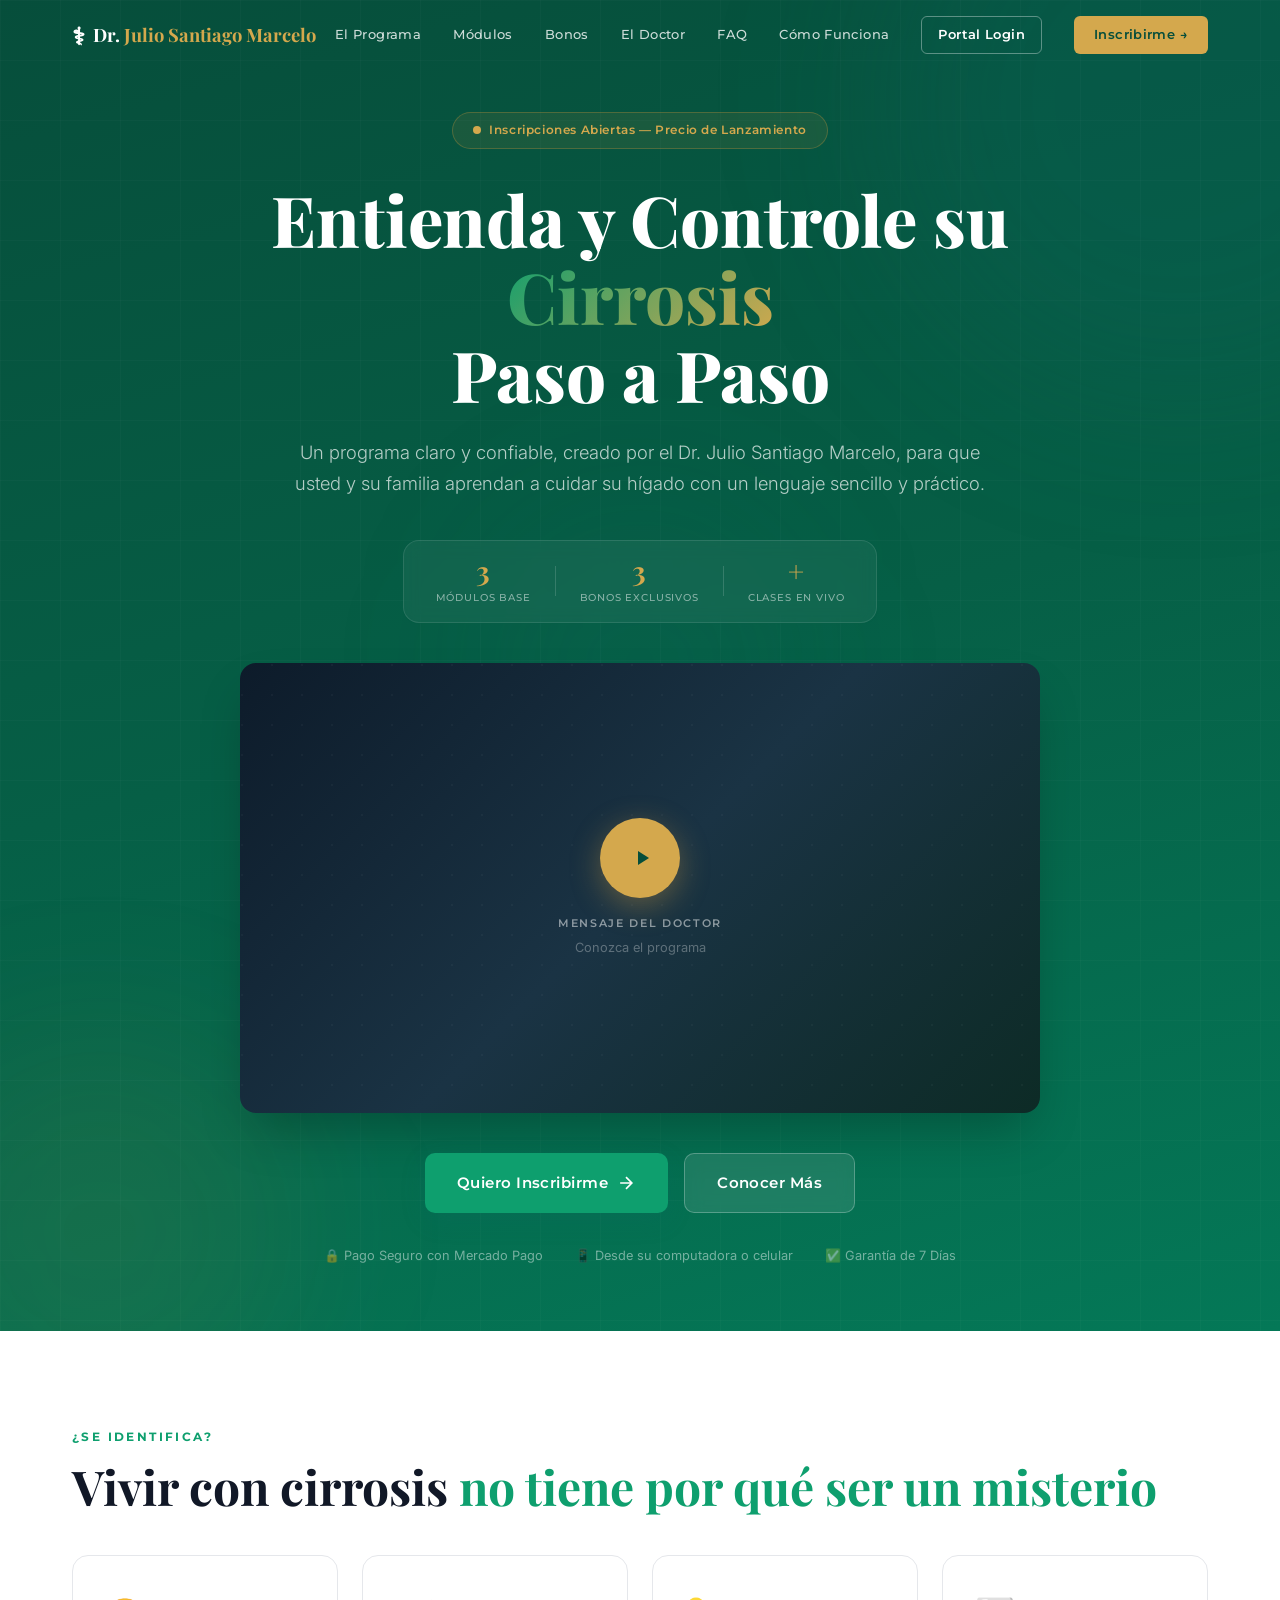
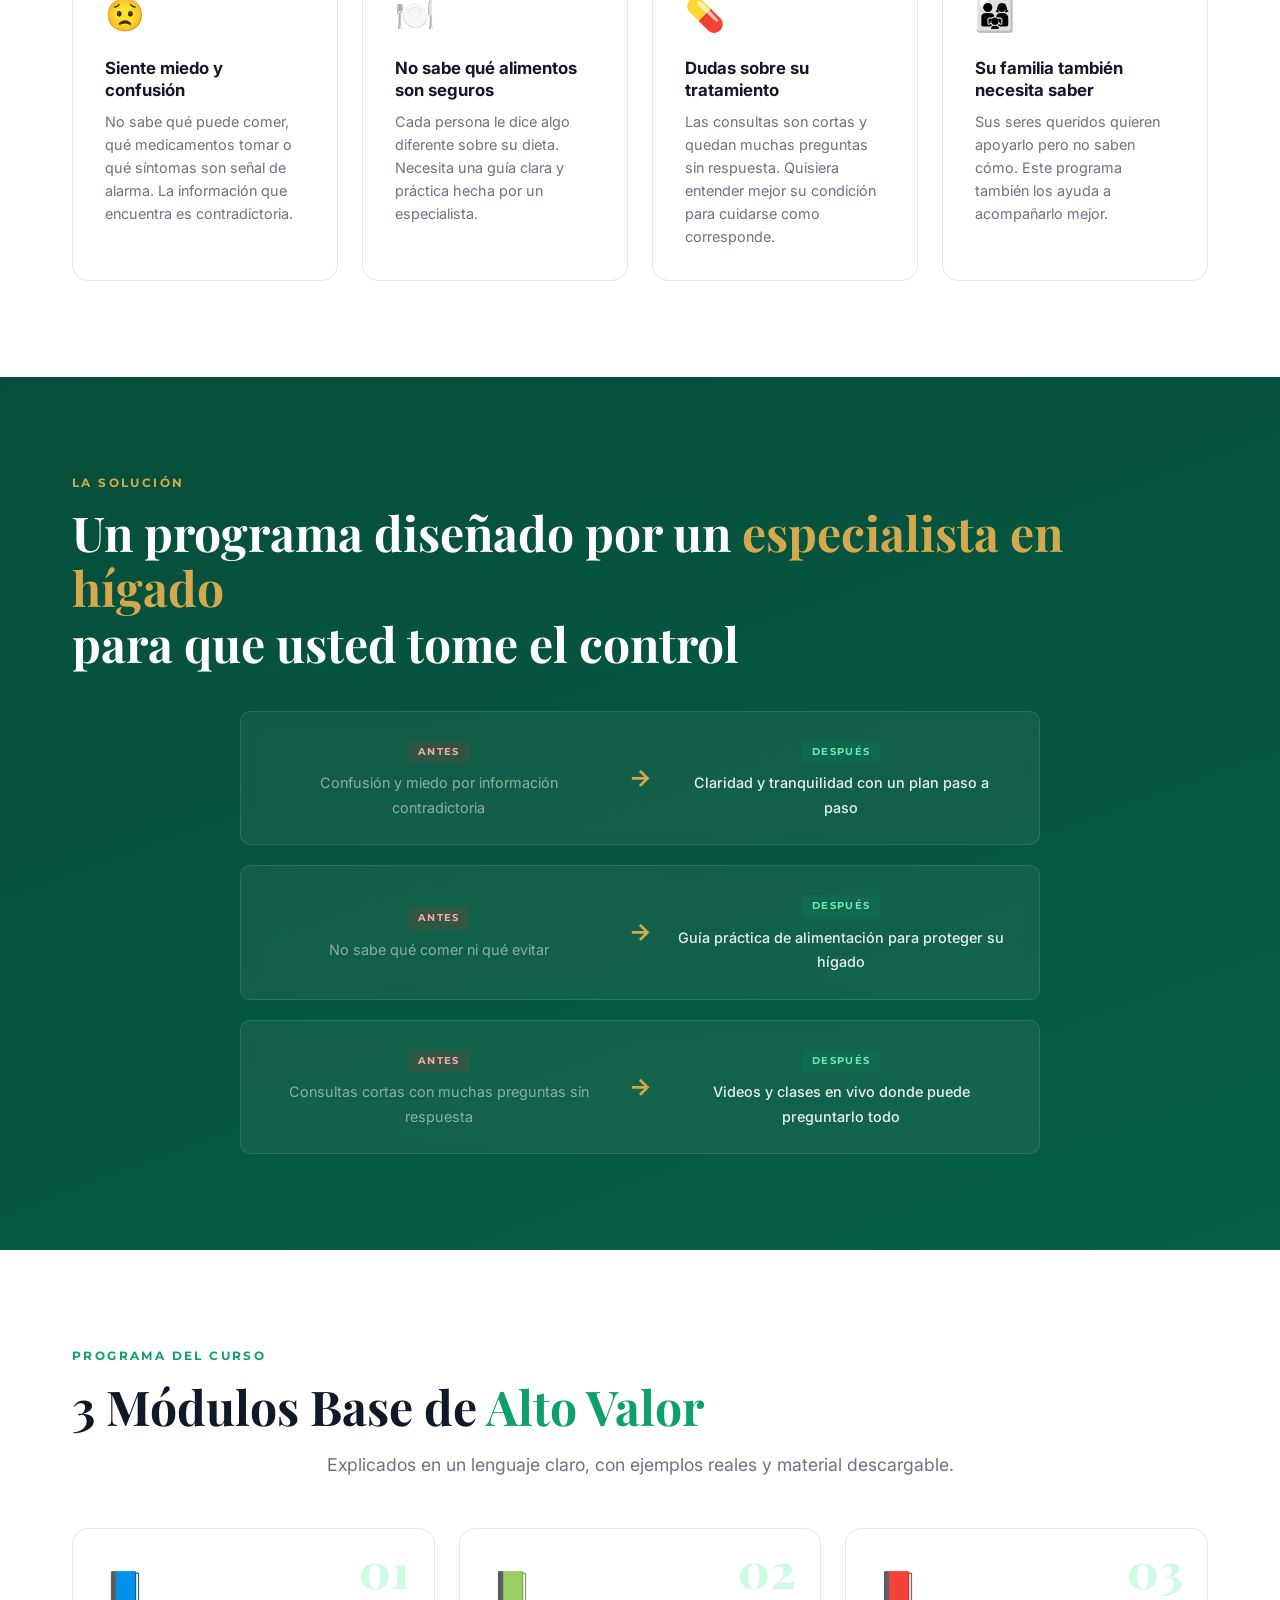
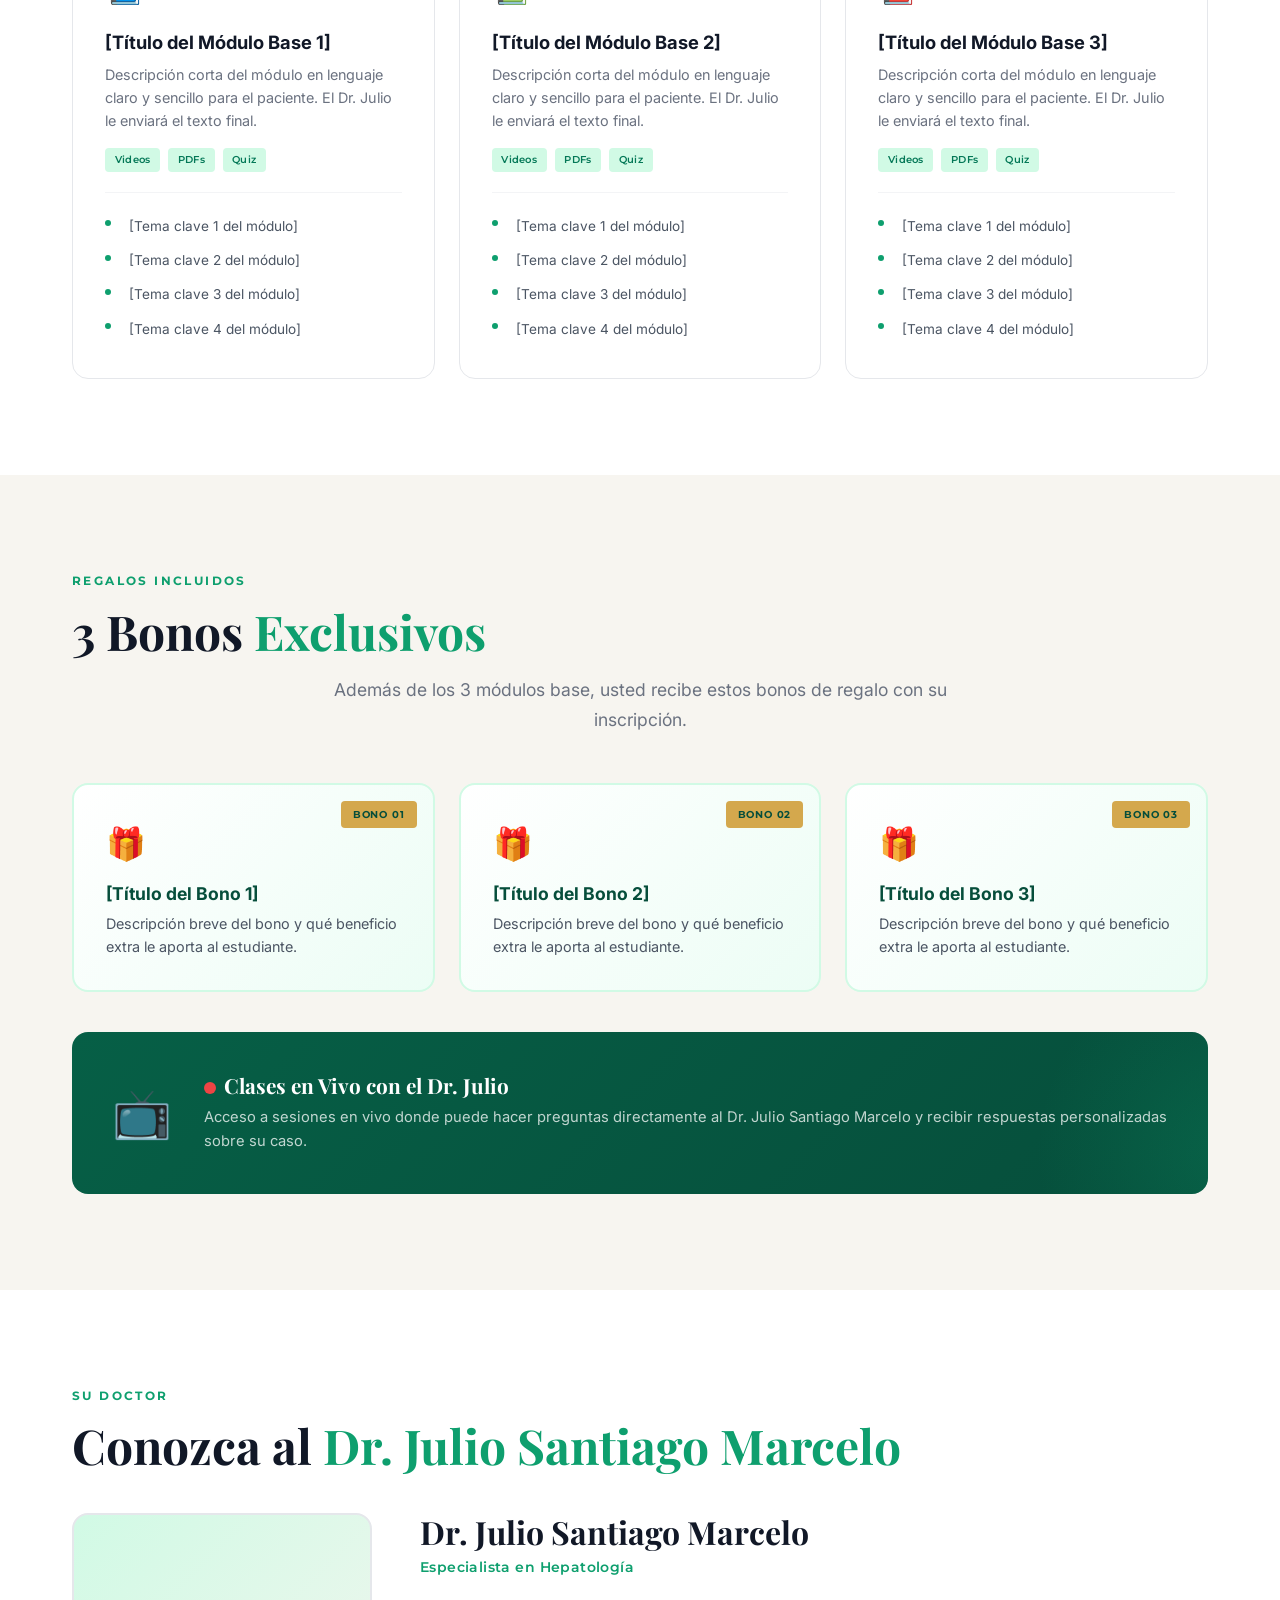
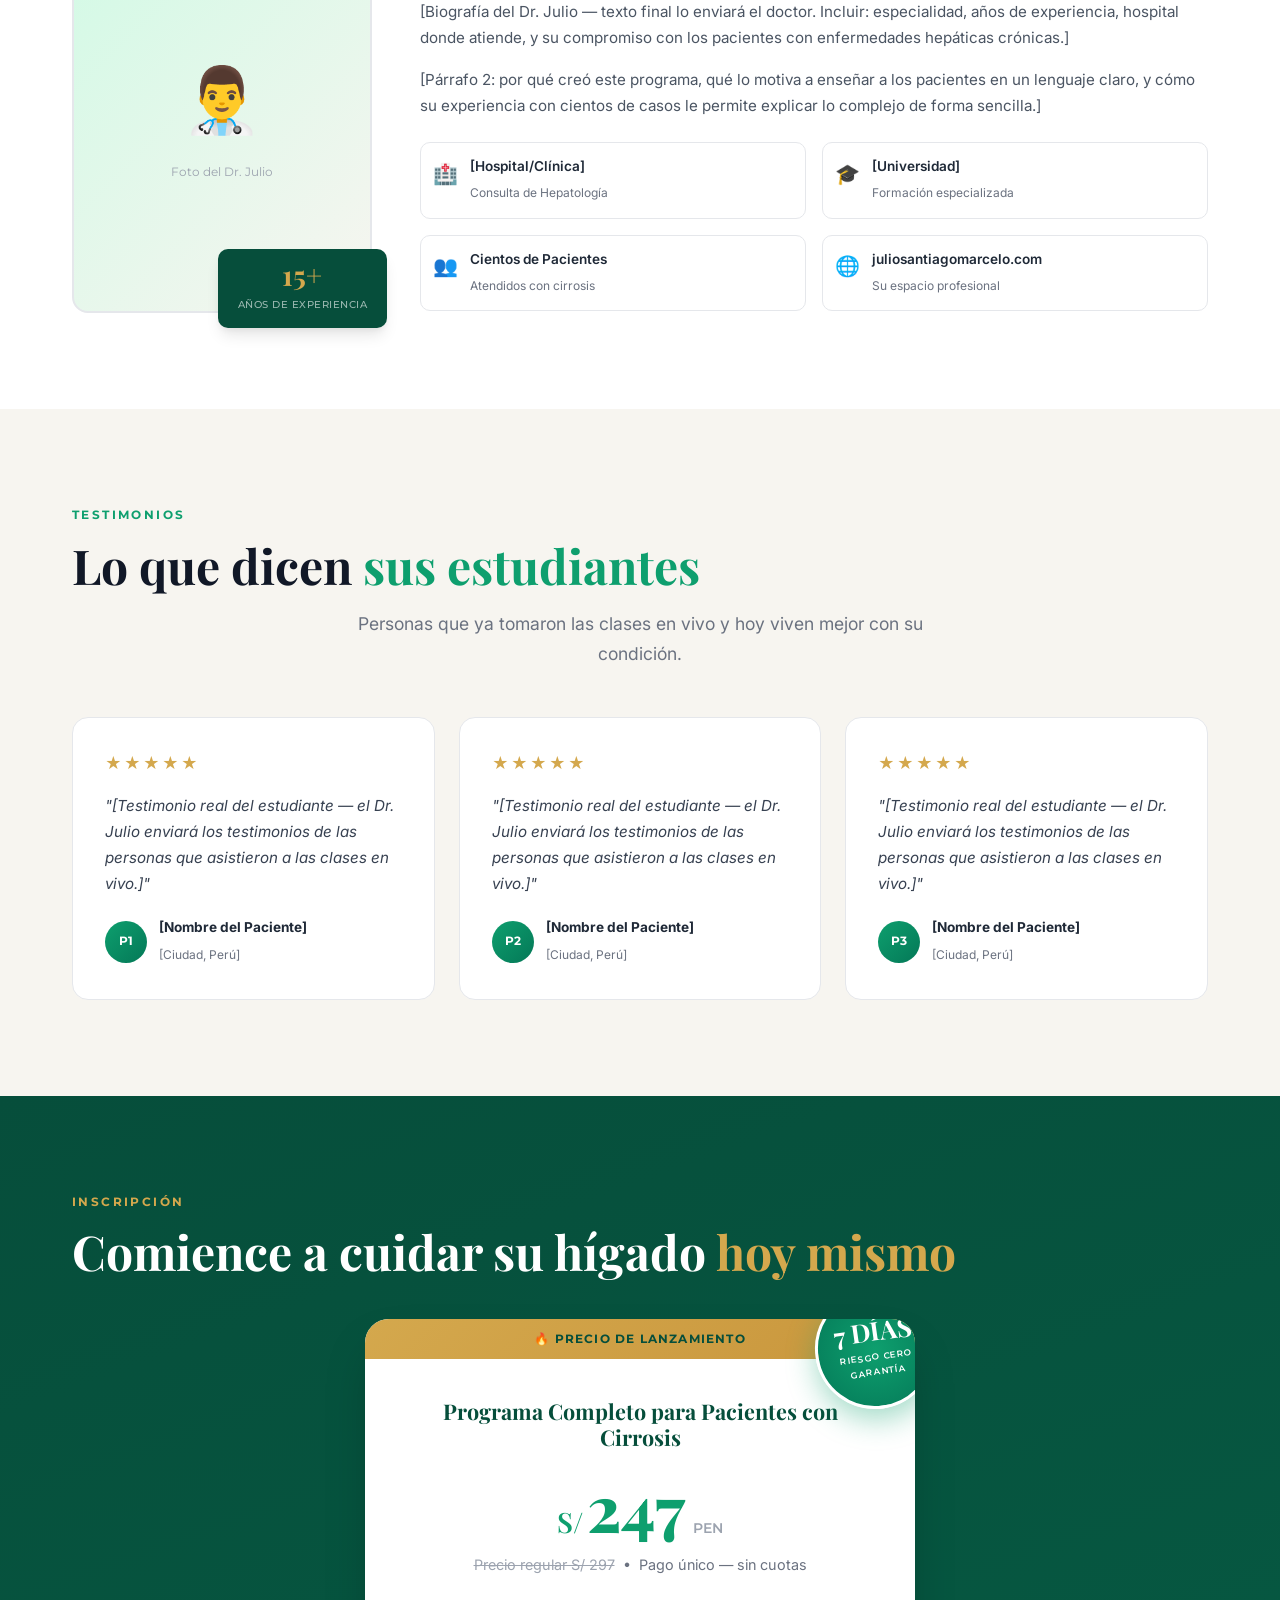
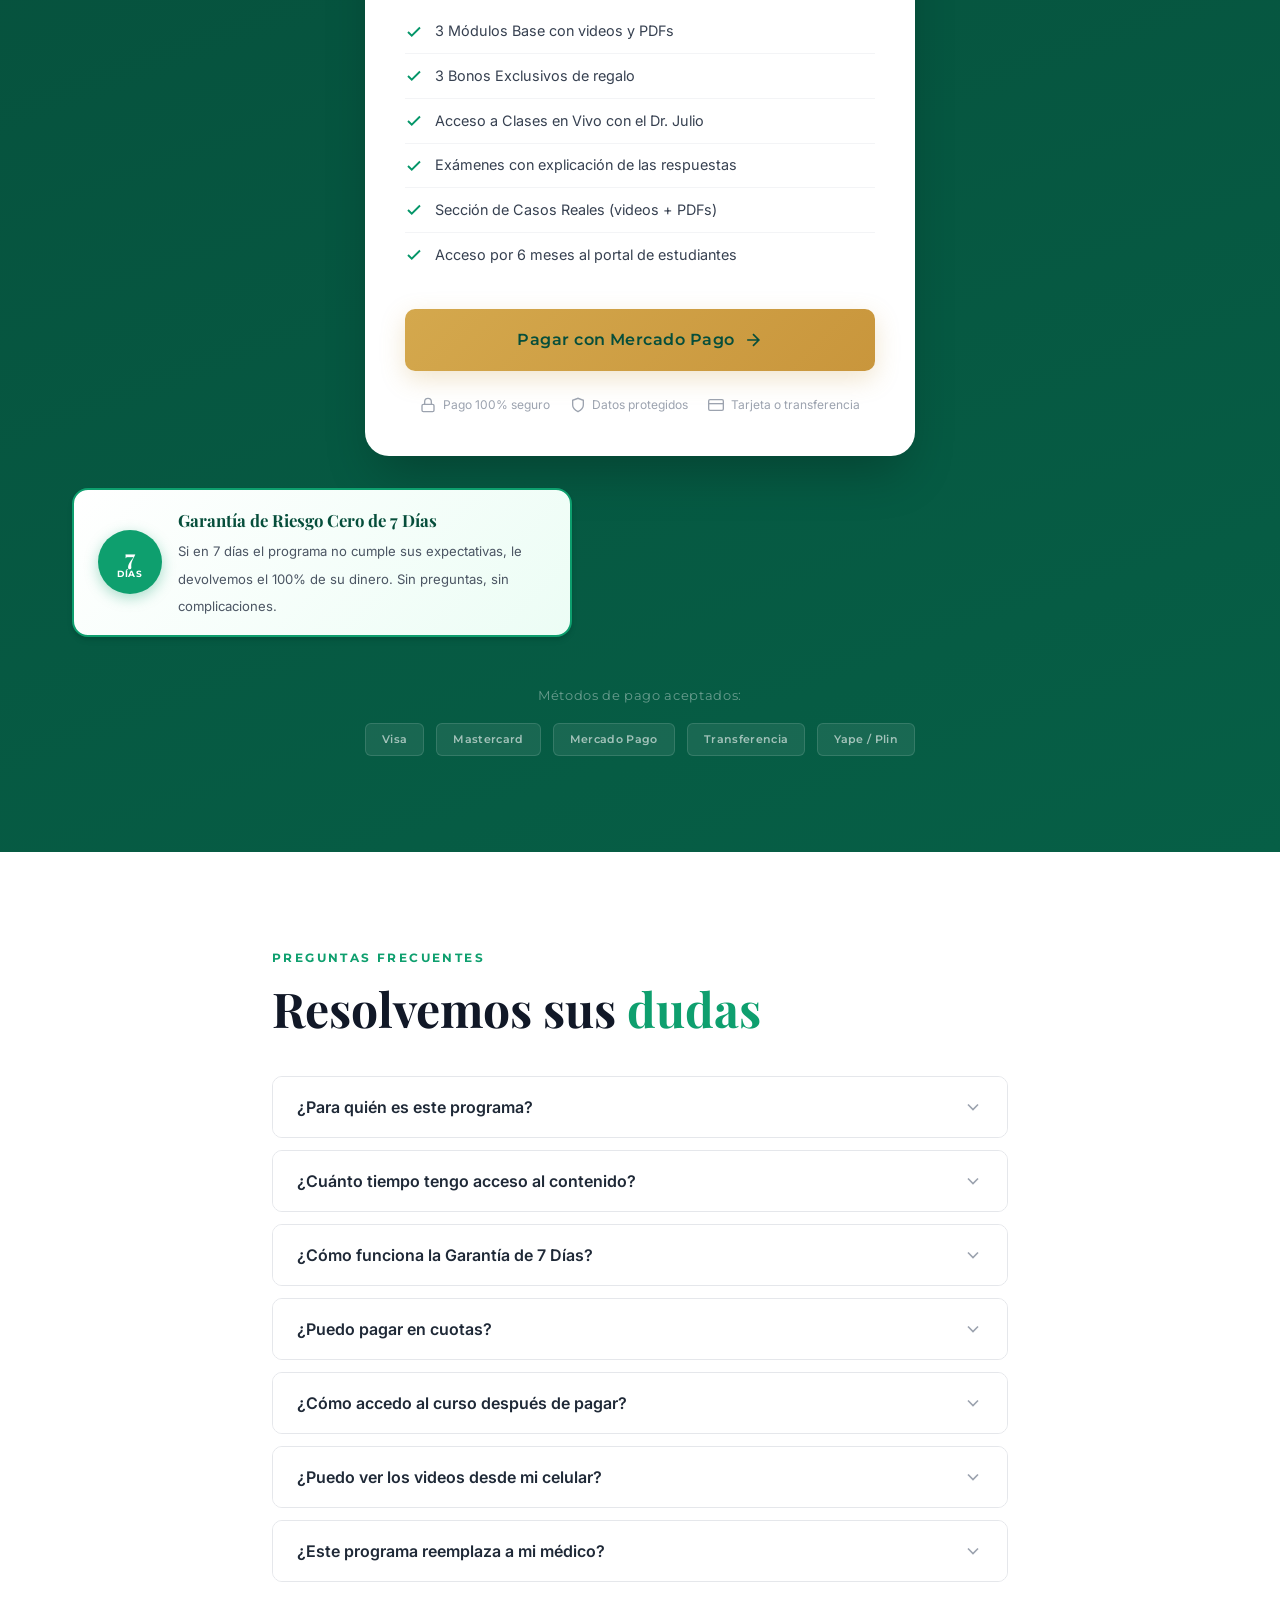
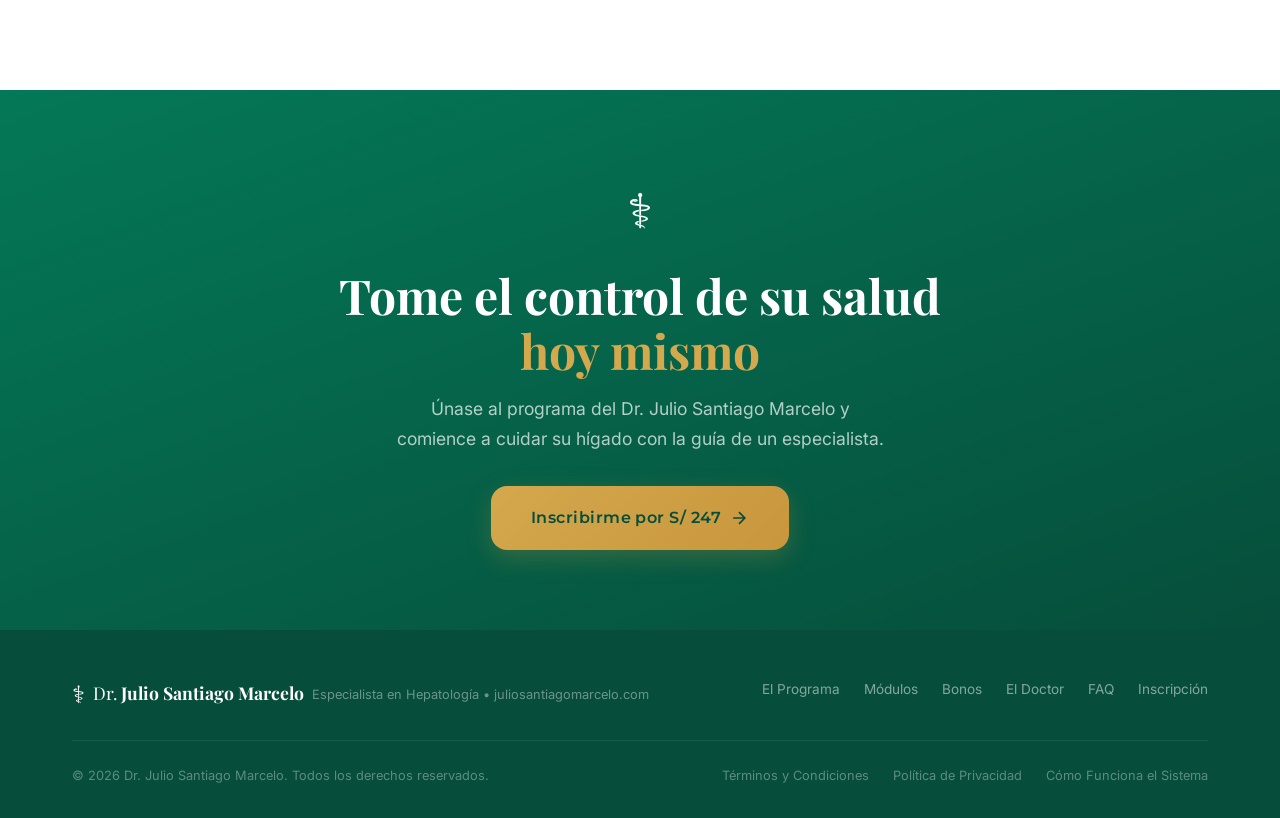
<file: index.html>
<!DOCTYPE html>
<html lang="es">
<head>
<meta charset="UTF-8">
<meta name="viewport" content="width=device-width, initial-scale=1.0">
<title>Programa para Pacientes con Cirrosis — Dr. Julio Santiago Marcelo</title>
<meta name="description" content="Programa online del Dr. Julio Santiago Marcelo para pacientes con cirrosis hepática. Aprenda a cuidar su hígado con un lenguaje claro y sencillo. Garantía de 7 días.">
<meta property="og:title" content="Programa para Pacientes con Cirrosis — Dr. Julio Santiago Marcelo">
<meta property="og:description" content="Un programa claro y confiable para entender y controlar su cirrosis. Garantía de riesgo cero de 7 días.">
<meta property="og:type" content="website">
<meta property="og:url" content="https://www.juliosantiagomarcelo.com/">
<link rel="canonical" href="https://www.juliosantiagomarcelo.com/">
<link rel="preconnect" href="https://fonts.googleapis.com">
<link rel="preconnect" href="https://fonts.gstatic.com" crossorigin>
<link href="https://fonts.googleapis.com/css2?family=Playfair+Display:wght@400;500;600;700;800&family=Inter:wght@300;400;500;600;700&family=Montserrat:wght@400;500;600;700;800&display=swap" rel="stylesheet">
<link rel="stylesheet" href="styles.css">
</head>
<body>

<!-- ═══════ NAVBAR ═══════ -->
<nav class="navbar" id="navbar">
  <div class="nav-container">
    <a href="#" class="nav-logo">
      <span class="logo-icon">⚕</span>
      <span class="logo-text">Dr. <span class="gold">Julio Santiago Marcelo</span></span>
    </a>
    <div class="nav-links" id="navLinks">
      <a href="#sobre-programa">El Programa</a>
      <a href="#modulos">Módulos</a>
      <a href="#bonos">Bonos</a>
      <a href="#doctor">El Doctor</a>
      <a href="#faq">FAQ</a>
      <a href="como-funciona.html">Cómo Funciona</a>
      <a href="portal.html" class="nav-login">Portal Login</a>
      <a href="#inscripcion" class="nav-cta">Inscribirme →</a>
    </div>
    <button class="nav-toggle" id="navToggle" aria-label="Menú">
      <span></span><span></span><span></span>
    </button>
  </div>
</nav>

<!-- ═══════ HERO ═══════ -->
<header class="hero" id="hero">
  <div class="hero-bg-shapes">
    <div class="shape shape-1"></div>
    <div class="shape shape-2"></div>
    <div class="shape shape-3"></div>
    <div class="hero-grid-overlay"></div>
  </div>
  <div class="hero-content">
    <div class="hero-badge" data-animate="fade-down">
      <span class="badge-dot"></span>
      Inscripciones Abiertas — Precio de Lanzamiento
    </div>
    <h1 data-animate="fade-up">
      Entienda y Controle su <span class="text-gradient">Cirrosis</span><br>
      Paso a Paso
    </h1>
    <p class="hero-subtitle" data-animate="fade-up" data-delay="100">
      Un programa claro y confiable, creado por el Dr. Julio Santiago Marcelo, para que usted y su familia aprendan a cuidar su hígado con un lenguaje sencillo y práctico.
    </p>
    <div class="hero-stats" data-animate="fade-up" data-delay="200">
      <div class="hero-stat">
        <span class="hero-stat-num">3</span>
        <span class="hero-stat-label">Módulos Base</span>
      </div>
      <div class="hero-stat-divider"></div>
      <div class="hero-stat">
        <span class="hero-stat-num">3</span>
        <span class="hero-stat-label">Bonos Exclusivos</span>
      </div>
      <div class="hero-stat-divider"></div>
      <div class="hero-stat">
        <span class="hero-stat-num">+</span>
        <span class="hero-stat-label">Clases en Vivo</span>
      </div>
    </div>
  </div>

  <!-- VSL VIDEO -->
  <div class="hero-video-wrap" data-animate="fade-up" data-delay="300">
    <div class="video-container" id="vslVideo">
      <div class="video-placeholder">
        <div class="video-play-btn" id="playBtn">
          <svg width="24" height="24" viewBox="0 0 24 24" fill="currentColor"><path d="M8 5v14l11-7z"/></svg>
        </div>
        <div class="video-overlay-text">
          <span class="video-label">MENSAJE DEL DOCTOR</span>
          <span class="video-duration">Conozca el programa</span>
        </div>
        <div class="video-bg-pattern"></div>
      </div>
      <!-- 🎬 PRODUCCIÓN: Reemplace el placeholder con su embed de Vimeo:
      <iframe src="https://player.vimeo.com/video/VIDEO_ID?badge=0&autopause=0&player_id=0&app_id=58479&dnt=1"
              frameborder="0" allow="autoplay; fullscreen; picture-in-picture" allowfullscreen
              style="position:absolute;top:0;left:0;width:100%;height:100%;"></iframe>
      -->
    </div>
  </div>

  <div class="hero-cta-row" data-animate="fade-up" data-delay="400">
    <a href="#inscripcion" class="btn btn-primary btn-lg">
      <span>Quiero Inscribirme</span>
      <svg width="20" height="20" viewBox="0 0 24 24" fill="none" stroke="currentColor" stroke-width="2"><path d="M5 12h14M12 5l7 7-7 7"/></svg>
    </a>
    <a href="#sobre-programa" class="btn btn-ghost btn-lg">
      Conocer Más
    </a>
  </div>

  <div class="hero-trust-bar" data-animate="fade-up" data-delay="500">
    <span>🔒 Pago Seguro con Mercado Pago</span>
    <span>📱 Desde su computadora o celular</span>
    <span>✅ Garantía de 7 Días</span>
  </div>
</header>

<!-- ═══════ PAIN POINTS / PROBLEM ═══════ -->
<section class="section section-light" id="sobre-programa">
  <div class="container">
    <div class="section-eyebrow" data-animate="fade-up">¿Se identifica?</div>
    <h2 class="section-title" data-animate="fade-up">
      Vivir con cirrosis <span class="text-teal">no tiene por qué ser un misterio</span>
    </h2>

    <div class="pain-grid" data-animate="fade-up" data-delay="100">
      <div class="pain-card">
        <div class="pain-icon">😟</div>
        <h3>Siente miedo y confusión</h3>
        <p>No sabe qué puede comer, qué medicamentos tomar o qué síntomas son señal de alarma. La información que encuentra es contradictoria.</p>
      </div>
      <div class="pain-card">
        <div class="pain-icon">🍽️</div>
        <h3>No sabe qué alimentos son seguros</h3>
        <p>Cada persona le dice algo diferente sobre su dieta. Necesita una guía clara y práctica hecha por un especialista.</p>
      </div>
      <div class="pain-card">
        <div class="pain-icon">💊</div>
        <h3>Dudas sobre su tratamiento</h3>
        <p>Las consultas son cortas y quedan muchas preguntas sin respuesta. Quisiera entender mejor su condición para cuidarse como corresponde.</p>
      </div>
      <div class="pain-card">
        <div class="pain-icon">👨‍👩‍👧</div>
        <h3>Su familia también necesita saber</h3>
        <p>Sus seres queridos quieren apoyarlo pero no saben cómo. Este programa también los ayuda a acompañarlo mejor.</p>
      </div>
    </div>
  </div>
</section>

<!-- ═══════ SOLUTION / TRANSFORMATION ═══════ -->
<section class="section section-dark">
  <div class="container">
    <div class="section-eyebrow light" data-animate="fade-up">La Solución</div>
    <h2 class="section-title light" data-animate="fade-up">
      Un programa diseñado por un <span class="text-gold">especialista en hígado</span><br>
      para que usted tome el control
    </h2>

    <div class="transform-grid" data-animate="fade-up" data-delay="100">
      <div class="transform-card">
        <div class="transform-before">
          <span class="transform-label">ANTES</span>
          <p>Confusión y miedo por información contradictoria</p>
        </div>
        <div class="transform-arrow">→</div>
        <div class="transform-after">
          <span class="transform-label">DESPUÉS</span>
          <p>Claridad y tranquilidad con un plan paso a paso</p>
        </div>
      </div>
      <div class="transform-card">
        <div class="transform-before">
          <span class="transform-label">ANTES</span>
          <p>No sabe qué comer ni qué evitar</p>
        </div>
        <div class="transform-arrow">→</div>
        <div class="transform-after">
          <span class="transform-label">DESPUÉS</span>
          <p>Guía práctica de alimentación para proteger su hígado</p>
        </div>
      </div>
      <div class="transform-card">
        <div class="transform-before">
          <span class="transform-label">ANTES</span>
          <p>Consultas cortas con muchas preguntas sin respuesta</p>
        </div>
        <div class="transform-arrow">→</div>
        <div class="transform-after">
          <span class="transform-label">DESPUÉS</span>
          <p>Videos y clases en vivo donde puede preguntarlo todo</p>
        </div>
      </div>
    </div>
  </div>
</section>

<!-- ═══════ COURSE MODULES (3 BASE) ═══════ -->
<section class="section section-light" id="modulos">
  <div class="container">
    <div class="section-eyebrow" data-animate="fade-up">Programa del Curso</div>
    <h2 class="section-title" data-animate="fade-up">
      3 Módulos Base de <span class="text-teal">Alto Valor</span>
    </h2>
    <p class="section-subtitle" data-animate="fade-up">Explicados en un lenguaje claro, con ejemplos reales y material descargable.</p>

    <div class="modules-grid" data-animate="fade-up" data-delay="100">
      <!-- ═══ TEMPLATE: MÓDULO BASE — duplicate este bloque para agregar más ═══ -->
      <!-- Module 1 -->
      <div class="module-card">
        <div class="module-number">01</div>
        <div class="module-icon">📘</div>
        <h3>[Título del Módulo Base 1]</h3>
        <p>Descripción corta del módulo en lenguaje claro y sencillo para el paciente. El Dr. Julio le enviará el texto final.</p>
        <div class="module-meta">
          <span class="module-tag">Videos</span>
          <span class="module-tag">PDFs</span>
          <span class="module-tag">Quiz</span>
        </div>
        <ul class="module-topics">
          <li>[Tema clave 1 del módulo]</li>
          <li>[Tema clave 2 del módulo]</li>
          <li>[Tema clave 3 del módulo]</li>
          <li>[Tema clave 4 del módulo]</li>
        </ul>
      </div>

      <!-- Module 2 -->
      <div class="module-card">
        <div class="module-number">02</div>
        <div class="module-icon">📗</div>
        <h3>[Título del Módulo Base 2]</h3>
        <p>Descripción corta del módulo en lenguaje claro y sencillo para el paciente. El Dr. Julio le enviará el texto final.</p>
        <div class="module-meta">
          <span class="module-tag">Videos</span>
          <span class="module-tag">PDFs</span>
          <span class="module-tag">Quiz</span>
        </div>
        <ul class="module-topics">
          <li>[Tema clave 1 del módulo]</li>
          <li>[Tema clave 2 del módulo]</li>
          <li>[Tema clave 3 del módulo]</li>
          <li>[Tema clave 4 del módulo]</li>
        </ul>
      </div>

      <!-- Module 3 -->
      <div class="module-card">
        <div class="module-number">03</div>
        <div class="module-icon">📕</div>
        <h3>[Título del Módulo Base 3]</h3>
        <p>Descripción corta del módulo en lenguaje claro y sencillo para el paciente. El Dr. Julio le enviará el texto final.</p>
        <div class="module-meta">
          <span class="module-tag">Videos</span>
          <span class="module-tag">PDFs</span>
          <span class="module-tag">Quiz</span>
        </div>
        <ul class="module-topics">
          <li>[Tema clave 1 del módulo]</li>
          <li>[Tema clave 2 del módulo]</li>
          <li>[Tema clave 3 del módulo]</li>
          <li>[Tema clave 4 del módulo]</li>
        </ul>
      </div>
      <!-- ═══ FIN TEMPLATE MÓDULO BASE ═══ -->
    </div>
  </div>
</section>

<!-- ═══════ BONOS EXCLUSIVOS ═══════ -->
<section class="section section-cream" id="bonos">
  <div class="container">
    <div class="section-eyebrow" data-animate="fade-up">Regalos Incluidos</div>
    <h2 class="section-title" data-animate="fade-up">
      3 Bonos <span class="text-teal">Exclusivos</span>
    </h2>
    <p class="section-subtitle" data-animate="fade-up">Además de los 3 módulos base, usted recibe estos bonos de regalo con su inscripción.</p>

    <div class="bonos-grid" data-animate="fade-up" data-delay="100">
      <!-- ═══ TEMPLATE: BONO EXCLUSIVO ═══ -->
      <div class="bono-card">
        <div class="bono-ribbon">Bono 01</div>
        <div class="bono-icon">🎁</div>
        <h3>[Título del Bono 1]</h3>
        <p>Descripción breve del bono y qué beneficio extra le aporta al estudiante.</p>
      </div>
      <div class="bono-card">
        <div class="bono-ribbon">Bono 02</div>
        <div class="bono-icon">🎁</div>
        <h3>[Título del Bono 2]</h3>
        <p>Descripción breve del bono y qué beneficio extra le aporta al estudiante.</p>
      </div>
      <div class="bono-card">
        <div class="bono-ribbon">Bono 03</div>
        <div class="bono-icon">🎁</div>
        <h3>[Título del Bono 3]</h3>
        <p>Descripción breve del bono y qué beneficio extra le aporta al estudiante.</p>
      </div>
      <!-- ═══ FIN TEMPLATE BONO ═══ -->
    </div>

    <!-- LIVE CLASSES CARD -->
    <div class="live-classes-card" data-animate="fade-up" data-delay="200">
      <div class="live-icon">📺</div>
      <div class="live-info">
        <h3><span class="live-dot"></span>Clases en Vivo con el Dr. Julio</h3>
        <p>Acceso a sesiones en vivo donde puede hacer preguntas directamente al Dr. Julio Santiago Marcelo y recibir respuestas personalizadas sobre su caso.</p>
      </div>
    </div>
  </div>
</section>

<!-- ═══════ DOCTOR BIO ═══════ -->
<section class="section section-light" id="doctor">
  <div class="container">
    <div class="section-eyebrow" data-animate="fade-up">Su Doctor</div>
    <h2 class="section-title" data-animate="fade-up">
      Conozca al <span class="text-teal">Dr. Julio Santiago Marcelo</span>
    </h2>

    <div class="doctor-card" data-animate="fade-up" data-delay="100">
      <div class="doctor-photo">
        <div class="doctor-photo-placeholder">
          <span>👨‍⚕️</span>
          <small>Foto del Dr. Julio</small>
        </div>
        <div class="doctor-badge-float">
          <span>15+</span>
          <small>Años de Experiencia</small>
        </div>
      </div>
      <div class="doctor-info">
        <h3>Dr. Julio Santiago Marcelo</h3>
        <p class="doctor-title">Especialista en Hepatología</p>
        <p class="doctor-bio">
          [Biografía del Dr. Julio — texto final lo enviará el doctor. Incluir: especialidad,
          años de experiencia, hospital donde atiende, y su compromiso con los pacientes
          con enfermedades hepáticas crónicas.]
        </p>
        <p class="doctor-bio">
          [Párrafo 2: por qué creó este programa, qué lo motiva a enseñar a los pacientes
          en un lenguaje claro, y cómo su experiencia con cientos de casos le permite
          explicar lo complejo de forma sencilla.]
        </p>
        <div class="doctor-credentials">
          <div class="credential">
            <div class="credential-icon">🏥</div>
            <div>
              <strong>[Hospital/Clínica]</strong>
              <span>Consulta de Hepatología</span>
            </div>
          </div>
          <div class="credential">
            <div class="credential-icon">🎓</div>
            <div>
              <strong>[Universidad]</strong>
              <span>Formación especializada</span>
            </div>
          </div>
          <div class="credential">
            <div class="credential-icon">👥</div>
            <div>
              <strong>Cientos de Pacientes</strong>
              <span>Atendidos con cirrosis</span>
            </div>
          </div>
          <div class="credential">
            <div class="credential-icon">🌐</div>
            <div>
              <strong>juliosantiagomarcelo.com</strong>
              <span>Su espacio profesional</span>
            </div>
          </div>
        </div>
      </div>
    </div>
  </div>
</section>

<!-- ═══════ SOCIAL PROOF ═══════ -->
<section class="section section-cream">
  <div class="container">
    <div class="section-eyebrow" data-animate="fade-up">Testimonios</div>
    <h2 class="section-title" data-animate="fade-up">
      Lo que dicen <span class="text-teal">sus estudiantes</span>
    </h2>
    <p class="section-subtitle" data-animate="fade-up">Personas que ya tomaron las clases en vivo y hoy viven mejor con su condición.</p>

    <div class="testimonials-grid" data-animate="fade-up" data-delay="100">
      <!-- ═══ TEMPLATE: TESTIMONIO — el Dr. Julio enviará los reales ═══ -->
      <div class="testimonial-card">
        <div class="testimonial-stars">★★★★★</div>
        <p class="testimonial-text">"[Testimonio real del estudiante — el Dr. Julio enviará los testimonios de las personas que asistieron a las clases en vivo.]"</p>
        <div class="testimonial-author">
          <div class="testimonial-avatar">P1</div>
          <div>
            <strong>[Nombre del Paciente]</strong>
            <span>[Ciudad, Perú]</span>
          </div>
        </div>
      </div>

      <div class="testimonial-card">
        <div class="testimonial-stars">★★★★★</div>
        <p class="testimonial-text">"[Testimonio real del estudiante — el Dr. Julio enviará los testimonios de las personas que asistieron a las clases en vivo.]"</p>
        <div class="testimonial-author">
          <div class="testimonial-avatar">P2</div>
          <div>
            <strong>[Nombre del Paciente]</strong>
            <span>[Ciudad, Perú]</span>
          </div>
        </div>
      </div>

      <div class="testimonial-card">
        <div class="testimonial-stars">★★★★★</div>
        <p class="testimonial-text">"[Testimonio real del estudiante — el Dr. Julio enviará los testimonios de las personas que asistieron a las clases en vivo.]"</p>
        <div class="testimonial-author">
          <div class="testimonial-avatar">P3</div>
          <div>
            <strong>[Nombre del Paciente]</strong>
            <span>[Ciudad, Perú]</span>
          </div>
        </div>
      </div>
    </div>
  </div>
</section>

<!-- ═══════ PRICING / CTA ═══════ -->
<section class="section section-dark" id="inscripcion">
  <div class="container">
    <div class="section-eyebrow light" data-animate="fade-up">Inscripción</div>
    <h2 class="section-title light" data-animate="fade-up">
      Comience a cuidar su hígado <span class="text-gold">hoy mismo</span>
    </h2>

    <div class="pricing-section" data-animate="fade-up" data-delay="100">
      <div class="price-card">
        <div class="price-card-badge">🔥 Precio de Lanzamiento</div>

        <!-- Floating Guarantee Seal -->
        <div class="guarantee-badge-floating">
          <strong>7 DÍAS</strong>
          <span>Riesgo Cero Garantía</span>
        </div>

        <div class="price-card-content">
          <h3>Programa Completo para Pacientes con Cirrosis</h3>
          <div class="price-amount">
            <span class="price-currency">S/</span>
            <span class="price-value">247</span>
            <span class="price-period">PEN</span>
          </div>
          <p class="price-subtitle">
            <s style="color:var(--gray-400);">Precio regular S/ 297</s> &nbsp;•&nbsp; Pago único — sin cuotas
          </p>

          <ul class="price-features">
            <li>
              <svg width="18" height="18" viewBox="0 0 24 24" fill="none" stroke="currentColor" stroke-width="2.5"><path d="M20 6L9 17l-5-5"/></svg>
              3 Módulos Base con videos y PDFs
            </li>
            <li>
              <svg width="18" height="18" viewBox="0 0 24 24" fill="none" stroke="currentColor" stroke-width="2.5"><path d="M20 6L9 17l-5-5"/></svg>
              3 Bonos Exclusivos de regalo
            </li>
            <li>
              <svg width="18" height="18" viewBox="0 0 24 24" fill="none" stroke="currentColor" stroke-width="2.5"><path d="M20 6L9 17l-5-5"/></svg>
              Acceso a Clases en Vivo con el Dr. Julio
            </li>
            <li>
              <svg width="18" height="18" viewBox="0 0 24 24" fill="none" stroke="currentColor" stroke-width="2.5"><path d="M20 6L9 17l-5-5"/></svg>
              Exámenes con explicación de las respuestas
            </li>
            <li>
              <svg width="18" height="18" viewBox="0 0 24 24" fill="none" stroke="currentColor" stroke-width="2.5"><path d="M20 6L9 17l-5-5"/></svg>
              Sección de Casos Reales (videos + PDFs)
            </li>
            <li>
              <svg width="18" height="18" viewBox="0 0 24 24" fill="none" stroke="currentColor" stroke-width="2.5"><path d="M20 6L9 17l-5-5"/></svg>
              Acceso por 6 meses al portal de estudiantes
            </li>
          </ul>

          <a href="#" class="btn btn-gold btn-xl" id="mercadoPagoBtn">
            <span>Pagar con Mercado Pago</span>
            <svg width="20" height="20" viewBox="0 0 24 24" fill="none" stroke="currentColor" stroke-width="2"><path d="M5 12h14M12 5l7 7-7 7"/></svg>
          </a>

          <div class="price-trust">
            <div class="trust-item">
              <svg width="16" height="16" viewBox="0 0 24 24" fill="none" stroke="currentColor" stroke-width="2"><rect x="3" y="11" width="18" height="11" rx="2"/><path d="M7 11V7a5 5 0 0110 0v4"/></svg>
              Pago 100% seguro
            </div>
            <div class="trust-item">
              <svg width="16" height="16" viewBox="0 0 24 24" fill="none" stroke="currentColor" stroke-width="2"><path d="M12 22s8-4 8-10V5l-8-3-8 3v7c0 6 8 10 8 10z"/></svg>
              Datos protegidos
            </div>
            <div class="trust-item">
              <svg width="16" height="16" viewBox="0 0 24 24" fill="none" stroke="currentColor" stroke-width="2"><rect x="1" y="4" width="22" height="16" rx="2"/><line x1="1" y1="10" x2="23" y2="10"/></svg>
              Tarjeta o transferencia
            </div>
          </div>
        </div>
      </div>
    </div>

    <!-- ═══════ GUARANTEE BADGE (full) ═══════ -->
    <div class="guarantee-badge" data-animate="fade-up" data-delay="150">
      <div class="guarantee-seal">
        <span class="big">7</span>
        <span class="small">Días</span>
      </div>
      <div class="guarantee-text">
        <strong>Garantía de Riesgo Cero de 7 Días</strong>
        <span>Si en 7 días el programa no cumple sus expectativas, le devolvemos el 100% de su dinero. Sin preguntas, sin complicaciones.</span>
      </div>
    </div>

    <!-- Mercado Pago Logos -->
    <div class="payment-methods" data-animate="fade-up" data-delay="200">
      <span class="payment-label">Métodos de pago aceptados:</span>
      <div class="payment-icons">
        <div class="payment-icon-card">Visa</div>
        <div class="payment-icon-card">Mastercard</div>
        <div class="payment-icon-card">Mercado Pago</div>
        <div class="payment-icon-card">Transferencia</div>
        <div class="payment-icon-card">Yape / Plin</div>
      </div>
    </div>
  </div>
</section>

<!-- ═══════ FAQ ═══════ -->
<section class="section section-light" id="faq">
  <div class="container container-narrow">
    <div class="section-eyebrow" data-animate="fade-up">Preguntas Frecuentes</div>
    <h2 class="section-title" data-animate="fade-up">
      Resolvemos sus <span class="text-teal">dudas</span>
    </h2>

    <div class="faq-list" data-animate="fade-up" data-delay="100">
      <div class="faq-item">
        <button class="faq-question" aria-expanded="false">
          <span>¿Para quién es este programa?</span>
          <svg class="faq-chevron" width="20" height="20" viewBox="0 0 24 24" fill="none" stroke="currentColor" stroke-width="2"><path d="M6 9l6 6 6-6"/></svg>
        </button>
        <div class="faq-answer">
          <p>Está diseñado para personas con cirrosis hepática y sus familiares. No necesita tener conocimientos médicos: el Dr. Julio explica todo en un lenguaje sencillo y claro.</p>
        </div>
      </div>

      <div class="faq-item">
        <button class="faq-question" aria-expanded="false">
          <span>¿Cuánto tiempo tengo acceso al contenido?</span>
          <svg class="faq-chevron" width="20" height="20" viewBox="0 0 24 24" fill="none" stroke="currentColor" stroke-width="2"><path d="M6 9l6 6 6-6"/></svg>
        </button>
        <div class="faq-answer">
          <p>Tiene acceso al portal de estudiantes durante 6 meses desde la fecha de inscripción. Durante ese tiempo puede ver y re-ver los videos las veces que necesite.</p>
        </div>
      </div>

      <div class="faq-item">
        <button class="faq-question" aria-expanded="false">
          <span>¿Cómo funciona la Garantía de 7 Días?</span>
          <svg class="faq-chevron" width="20" height="20" viewBox="0 0 24 24" fill="none" stroke="currentColor" stroke-width="2"><path d="M6 9l6 6 6-6"/></svg>
        </button>
        <div class="faq-answer">
          <p>Si dentro de los primeros 7 días siente que el programa no cumple con sus expectativas, simplemente escríbanos y le devolvemos el 100% de su dinero. Sin preguntas y sin complicaciones.</p>
        </div>
      </div>

      <div class="faq-item">
        <button class="faq-question" aria-expanded="false">
          <span>¿Puedo pagar en cuotas?</span>
          <svg class="faq-chevron" width="20" height="20" viewBox="0 0 24 24" fill="none" stroke="currentColor" stroke-width="2"><path d="M6 9l6 6 6-6"/></svg>
        </button>
        <div class="faq-answer">
          <p>Este programa se adquiere con un único pago. Por Mercado Pago puede pagar con tarjeta de crédito, débito, Yape, Plin o transferencia bancaria.</p>
        </div>
      </div>

      <div class="faq-item">
        <button class="faq-question" aria-expanded="false">
          <span>¿Cómo accedo al curso después de pagar?</span>
          <svg class="faq-chevron" width="20" height="20" viewBox="0 0 24 24" fill="none" stroke="currentColor" stroke-width="2"><path d="M6 9l6 6 6-6"/></svg>
        </button>
        <div class="faq-answer">
          <p>Inmediatamente después de confirmar su pago, recibirá un email desde nuestro dominio con su usuario, contraseña y el enlace al portal de estudiantes. Puede empezar de inmediato.</p>
        </div>
      </div>

      <div class="faq-item">
        <button class="faq-question" aria-expanded="false">
          <span>¿Puedo ver los videos desde mi celular?</span>
          <svg class="faq-chevron" width="20" height="20" viewBox="0 0 24 24" fill="none" stroke="currentColor" stroke-width="2"><path d="M6 9l6 6 6-6"/></svg>
        </button>
        <div class="faq-answer">
          <p>Sí. El portal funciona perfectamente en computadora, tablet y celular. Los videos están alojados en Vimeo con la máxima calidad y seguridad.</p>
        </div>
      </div>

      <div class="faq-item">
        <button class="faq-question" aria-expanded="false">
          <span>¿Este programa reemplaza a mi médico?</span>
          <svg class="faq-chevron" width="20" height="20" viewBox="0 0 24 24" fill="none" stroke="currentColor" stroke-width="2"><path d="M6 9l6 6 6-6"/></svg>
        </button>
        <div class="faq-answer">
          <p>No. Este programa es una guía educativa para ayudarle a entender mejor su condición y cuidarse. Siempre debe continuar con los controles y el tratamiento que le indique su médico tratante.</p>
        </div>
      </div>
    </div>
  </div>
</section>

<!-- ═══════ FINAL CTA ═══════ -->
<section class="section section-cta">
  <div class="container" style="text-align: center;">
    <div class="cta-icon" data-animate="fade-up">⚕</div>
    <h2 class="section-title light" data-animate="fade-up">
      Tome el control de su salud<br>
      <span class="text-gold">hoy mismo</span>
    </h2>
    <p class="cta-text" data-animate="fade-up" data-delay="100">
      Únase al programa del Dr. Julio Santiago Marcelo y comience a cuidar su hígado con la guía de un especialista.
    </p>
    <a href="#inscripcion" class="btn btn-gold btn-xl" data-animate="fade-up" data-delay="200">
      <span>Inscribirme por S/ 247</span>
      <svg width="20" height="20" viewBox="0 0 24 24" fill="none" stroke="currentColor" stroke-width="2"><path d="M5 12h14M12 5l7 7-7 7"/></svg>
    </a>
  </div>
</section>

<!-- ═══════ FOOTER ═══════ -->
<footer class="footer">
  <div class="container">
    <div class="footer-top">
      <div class="footer-brand">
        <span class="logo-icon">⚕</span>
        <span>Dr. <strong>Julio Santiago Marcelo</strong></span>
        <p>Especialista en Hepatología &bull; juliosantiagomarcelo.com</p>
      </div>
      <div class="footer-links">
        <a href="#sobre-programa">El Programa</a>
        <a href="#modulos">Módulos</a>
        <a href="#bonos">Bonos</a>
        <a href="#doctor">El Doctor</a>
        <a href="#faq">FAQ</a>
        <a href="#inscripcion">Inscripción</a>
      </div>
    </div>
    <div class="footer-bottom">
      <p>&copy; 2026 Dr. Julio Santiago Marcelo. Todos los derechos reservados.</p>
      <div class="footer-legal">
        <a href="#">Términos y Condiciones</a>
        <a href="#">Política de Privacidad</a>
        <a href="como-funciona.html">Cómo Funciona el Sistema</a>
      </div>
    </div>
  </div>
</footer>

<!-- ═══════ STICKY CTA (Mobile) ═══════ -->
<div class="sticky-cta" id="stickyCta">
  <a href="#inscripcion" class="btn btn-gold btn-sticky">
    Inscribirme — S/ 247 →
  </a>
</div>

<script src="script.js"></script>
</body>
</html>
</file>
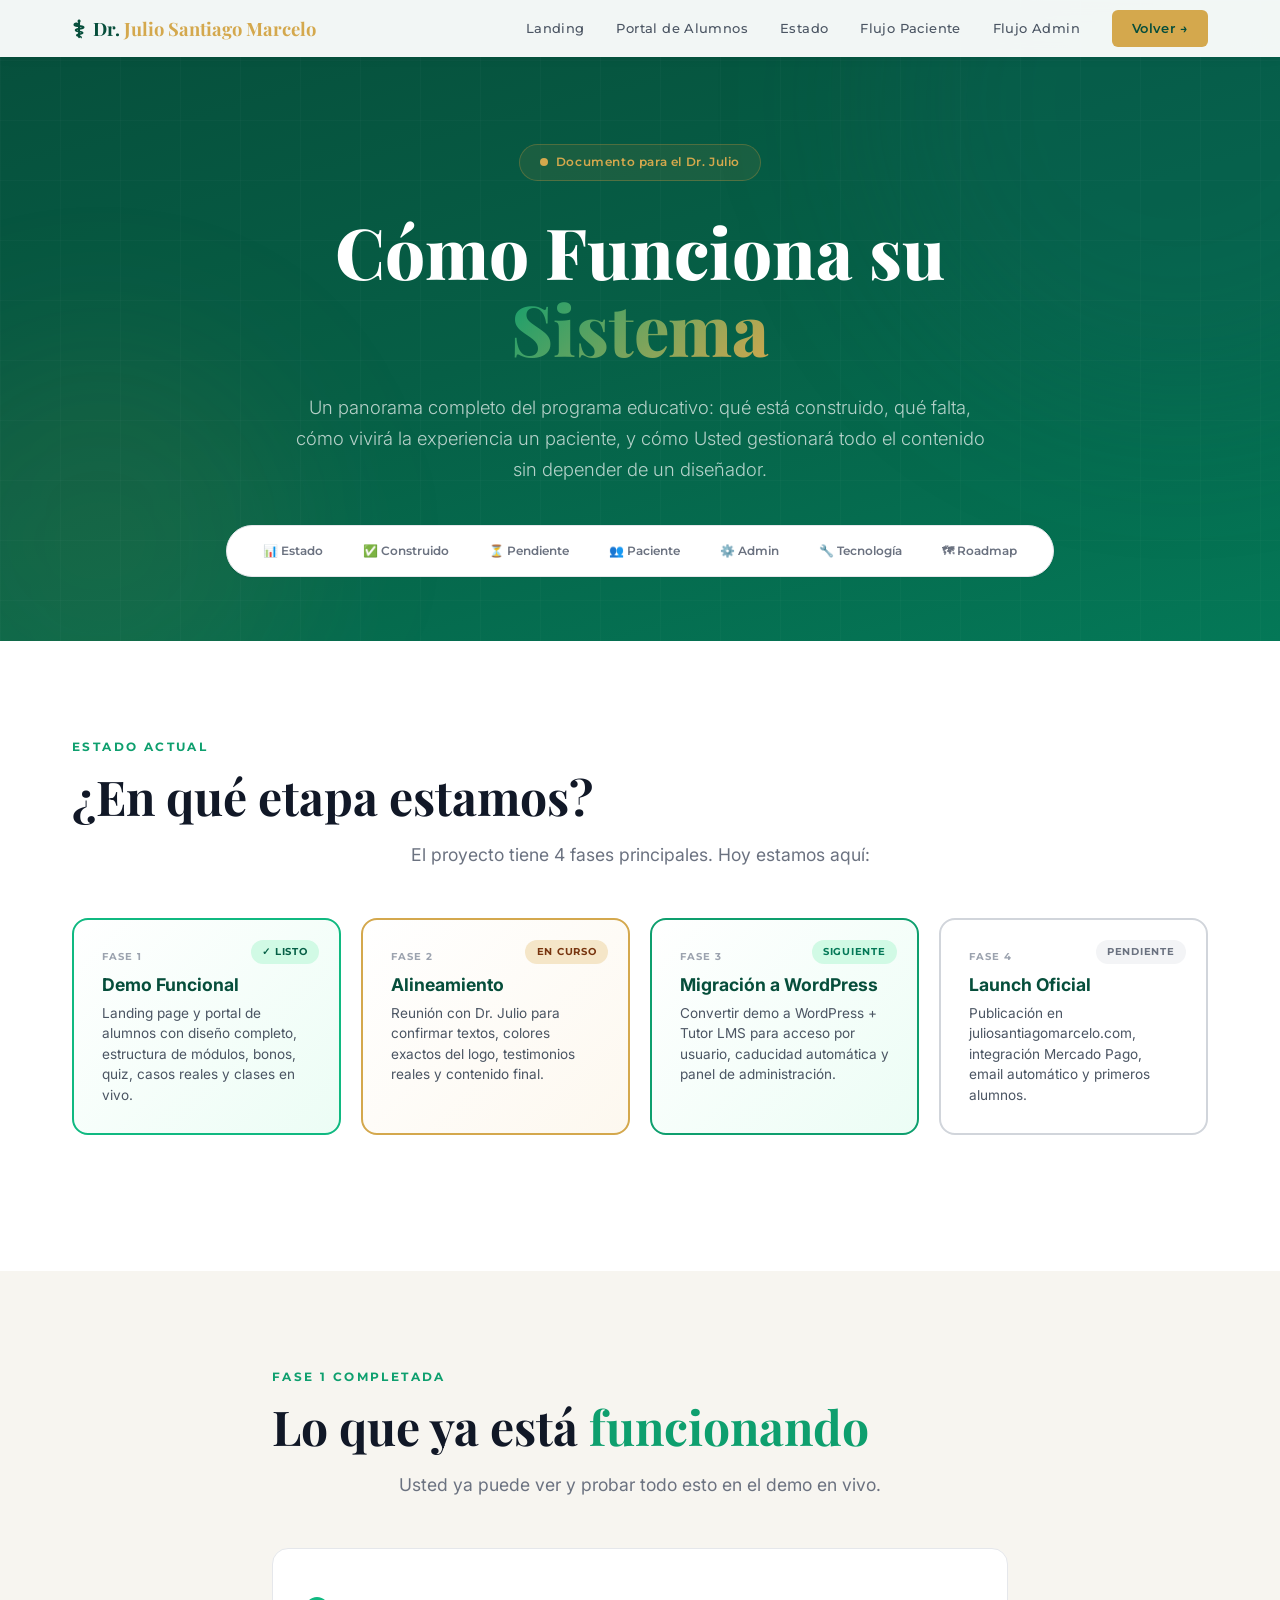
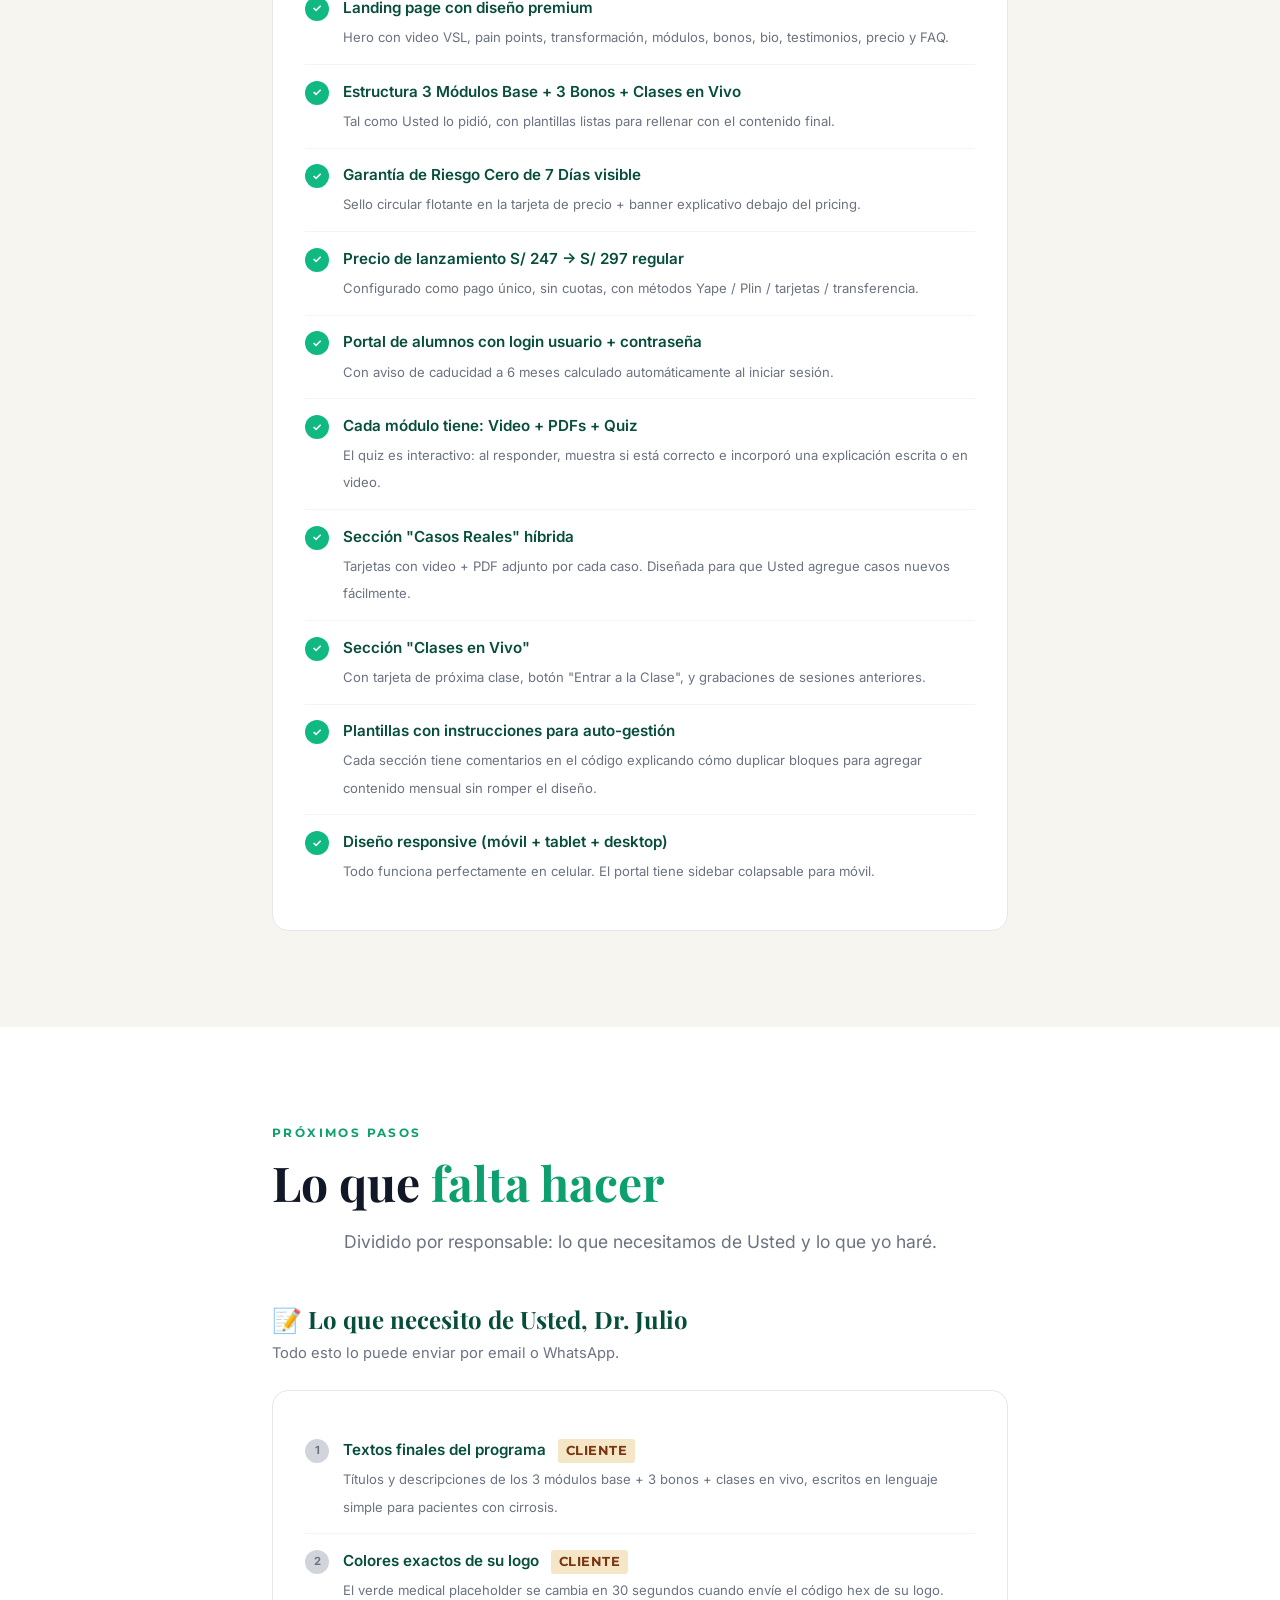
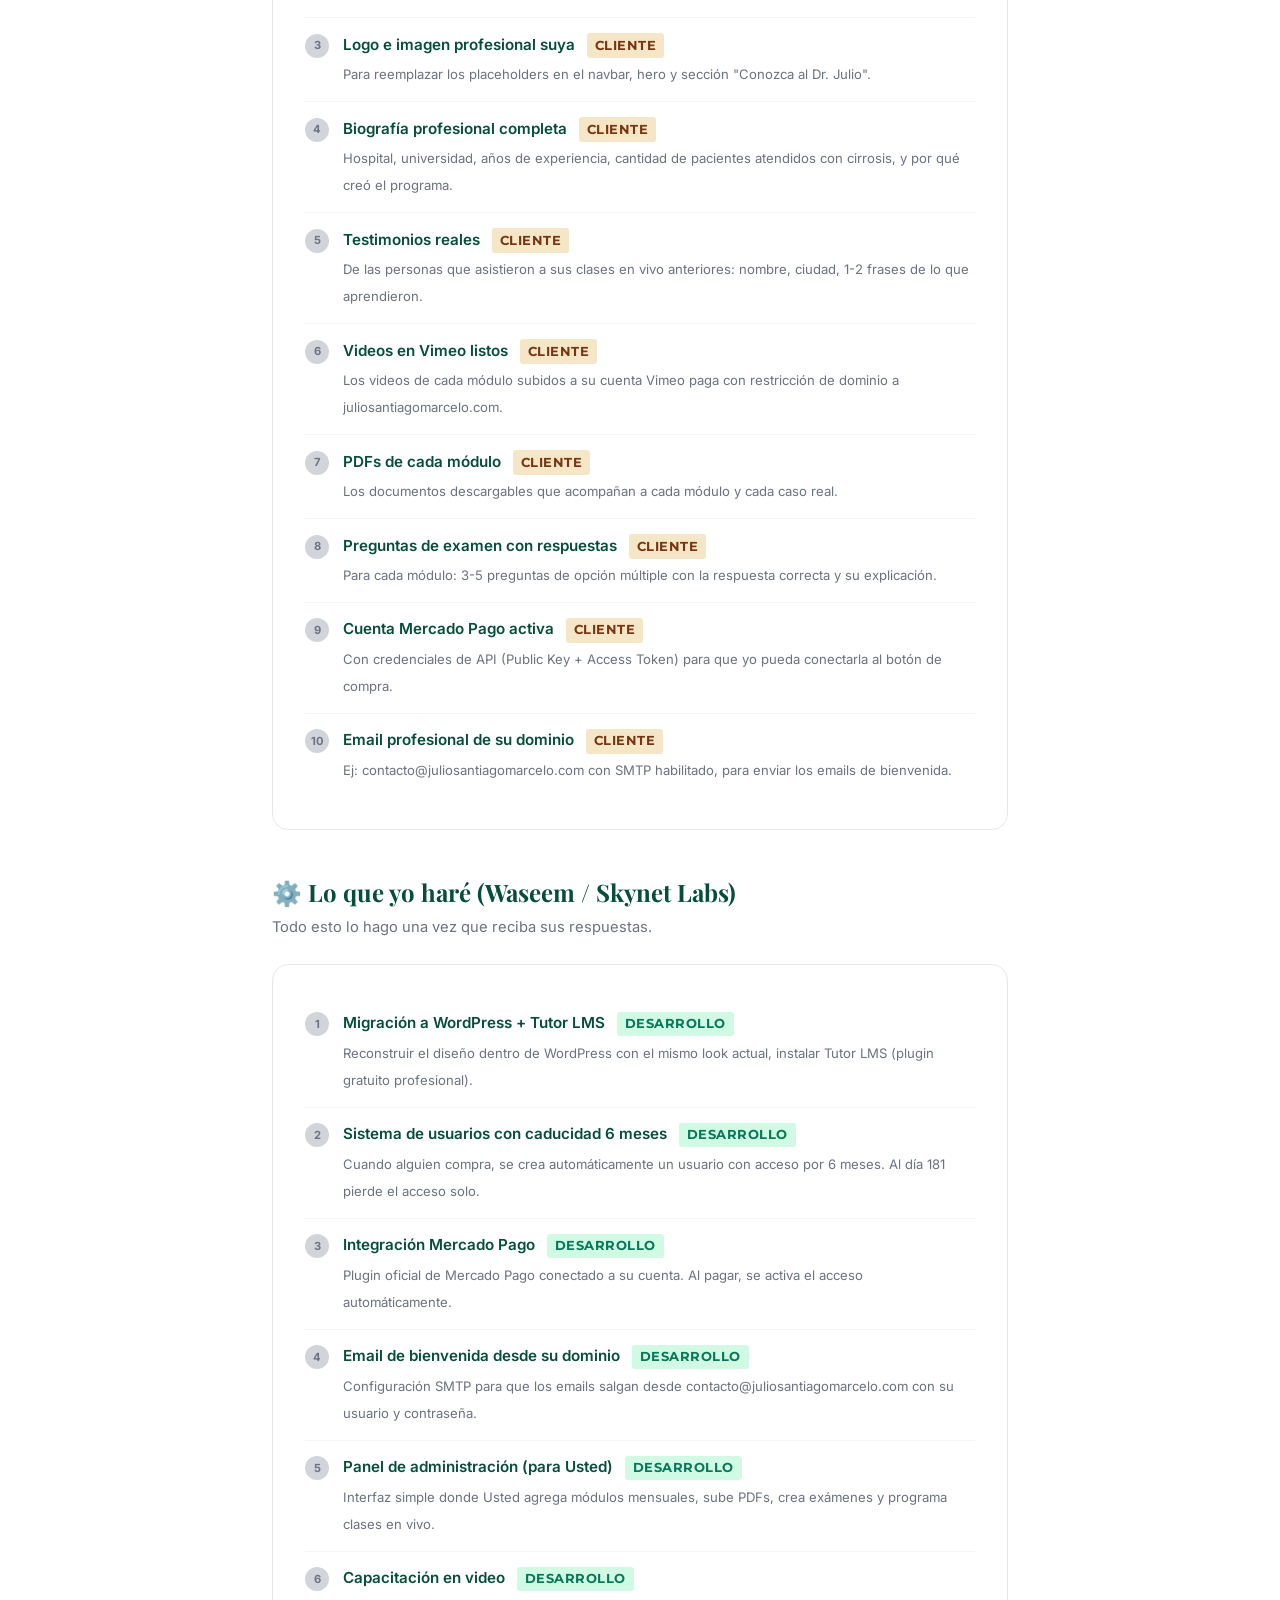
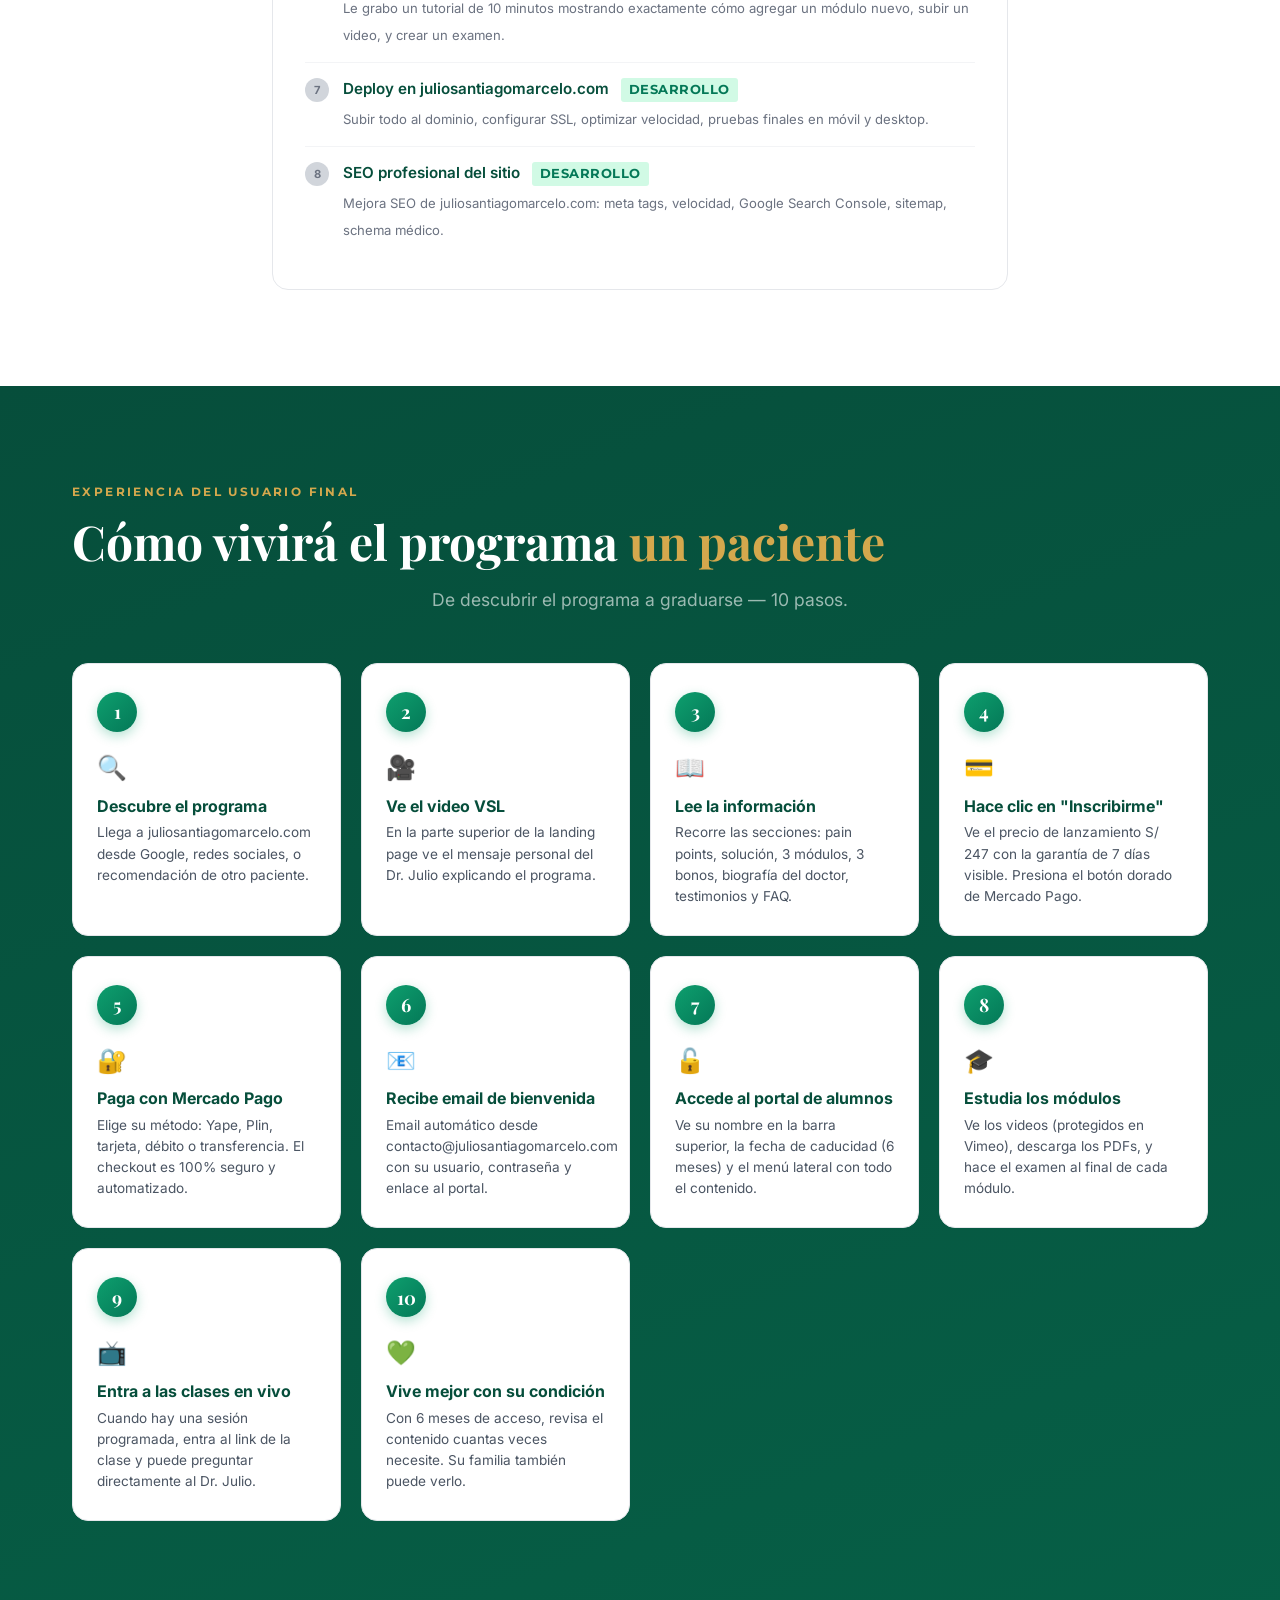
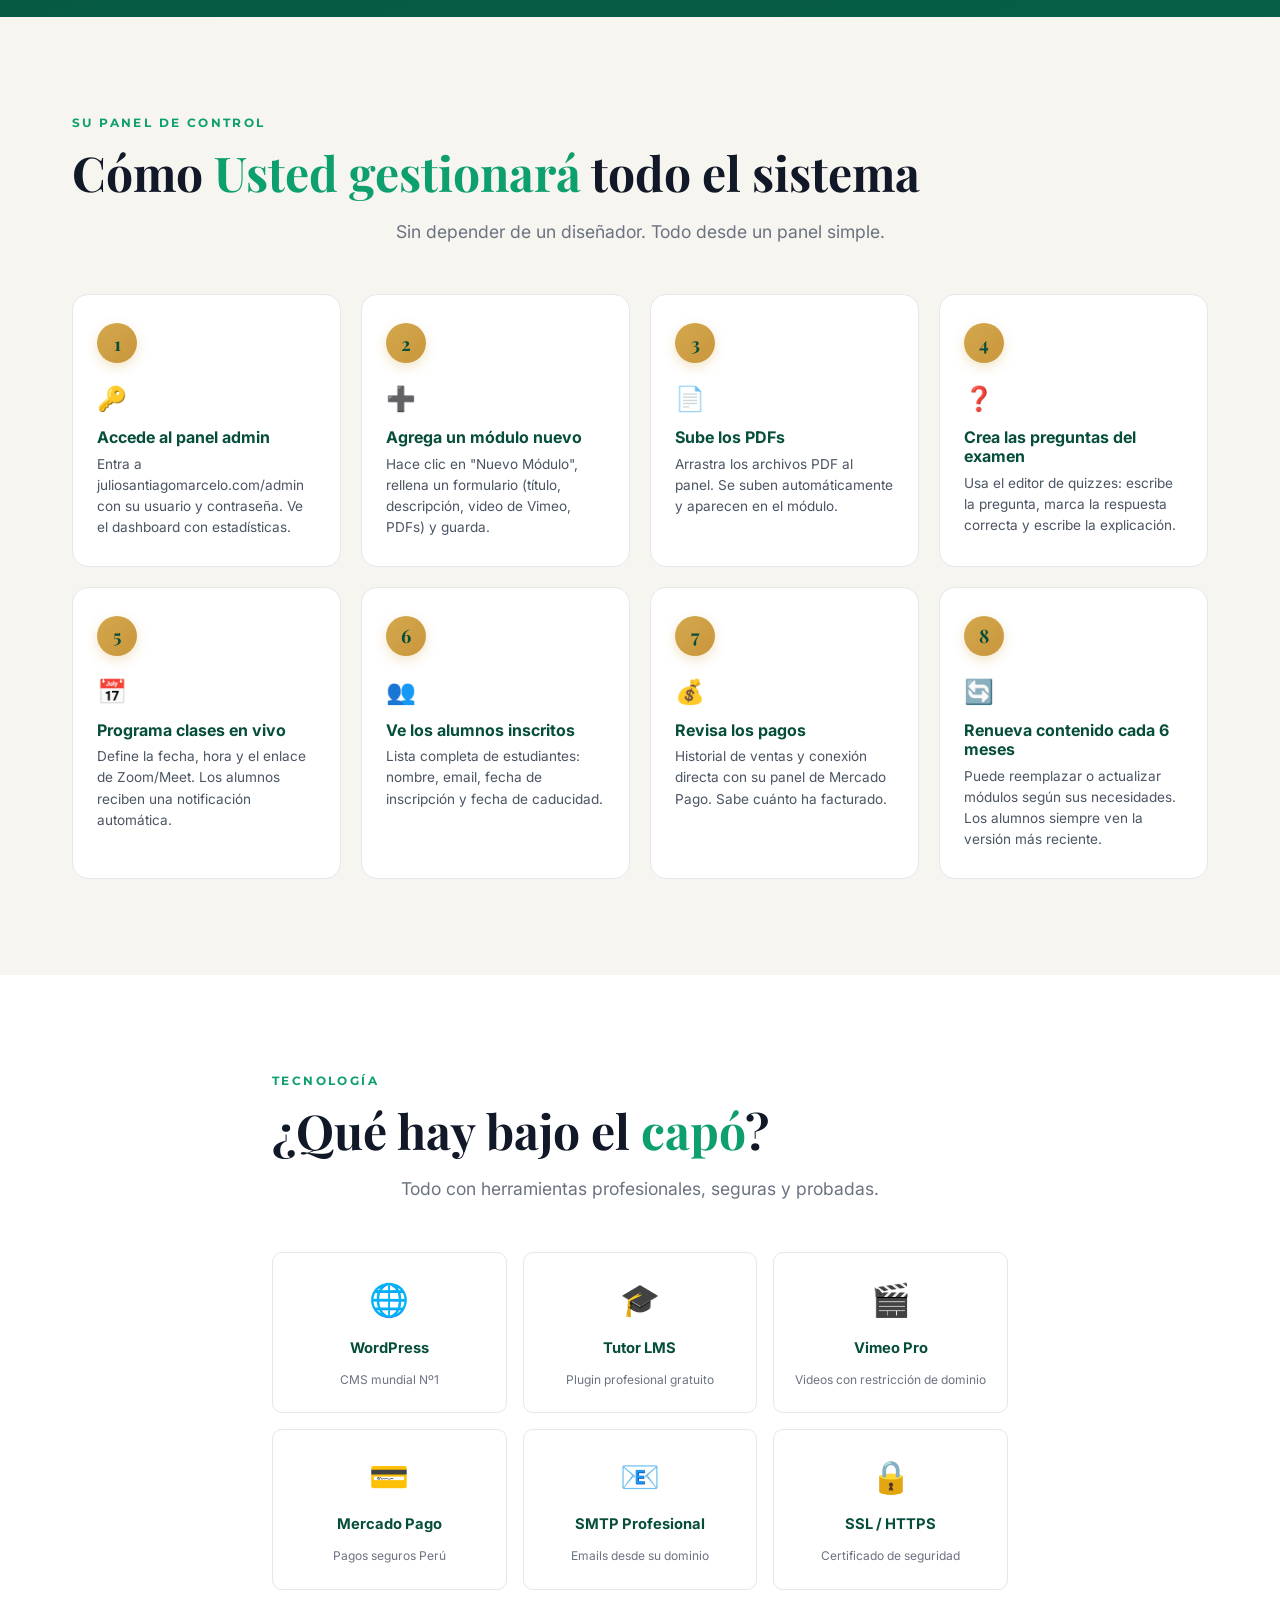
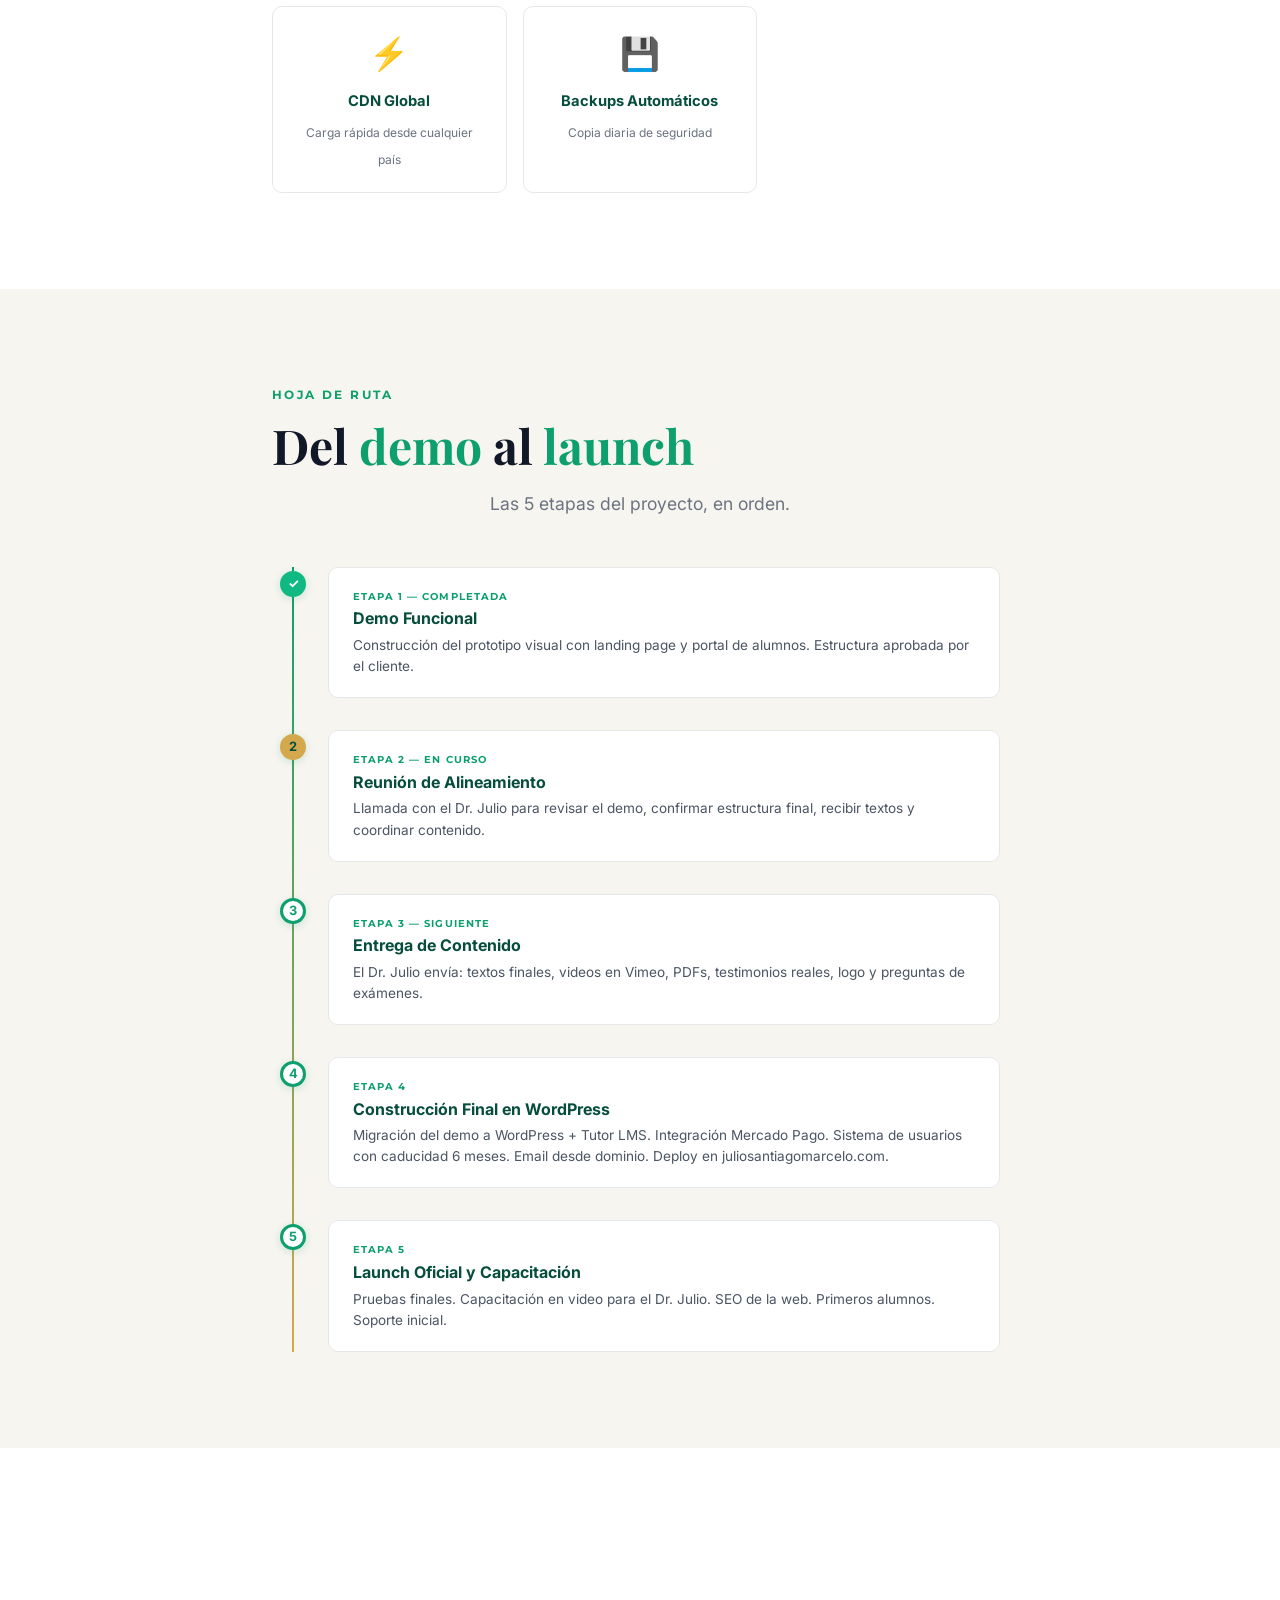
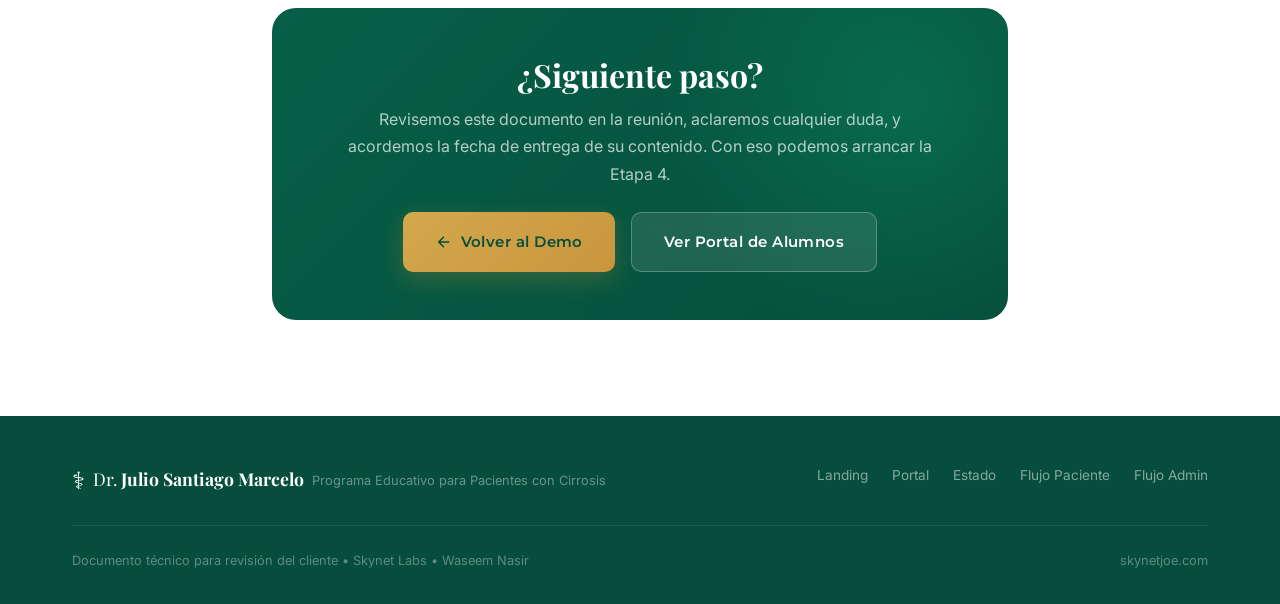
<file: como-funciona.html>
<!DOCTYPE html>
<html lang="es">
<head>
<meta charset="UTF-8">
<meta name="viewport" content="width=device-width, initial-scale=1.0">
<title>Cómo Funciona el Sistema — Dr. Julio Santiago Marcelo</title>
<meta name="description" content="Panorama completo del sistema: estado del proyecto, flujo del paciente, flujo del administrador, tecnología y próximos pasos.">
<meta name="robots" content="noindex, nofollow">
<link rel="preconnect" href="https://fonts.googleapis.com">
<link rel="preconnect" href="https://fonts.gstatic.com" crossorigin>
<link href="https://fonts.googleapis.com/css2?family=Playfair+Display:wght@400;500;600;700;800&family=Inter:wght@300;400;500;600;700&family=Montserrat:wght@400;500;600;700;800&display=swap" rel="stylesheet">
<link rel="stylesheet" href="styles.css">
<style>
/* ═══════════════════════════════════════════════════════
   CÓMO FUNCIONA — PAGE-SPECIFIC STYLES
   ═══════════════════════════════════════════════════════ */

/* ─── Status Dashboard ─── */
.status-dashboard {
  display: grid;
  grid-template-columns: repeat(auto-fit, minmax(240px, 1fr));
  gap: 1.25rem;
  margin: 2.5rem 0;
}
.status-card {
  background: var(--white);
  border: 2px solid var(--gray-200);
  border-radius: var(--radius-lg);
  padding: 1.75rem;
  position: relative;
  transition: all 0.3s var(--ease);
}
.status-card:hover { transform: translateY(-3px); box-shadow: var(--shadow-lg); }
.status-card.done { border-color: #10B981; background: linear-gradient(135deg, #FFFFFF, #ECFDF5); }
.status-card.active { border-color: var(--gold); background: linear-gradient(135deg, #FFFFFF, var(--gold-50)); }
.status-card.pending { border-color: var(--gray-300); }
.status-card.next { border-color: var(--teal); background: linear-gradient(135deg, #FFFFFF, var(--teal-50)); }

.status-phase {
  font-family: 'Montserrat', sans-serif;
  font-size: 0.65rem;
  font-weight: 700;
  letter-spacing: 0.1em;
  text-transform: uppercase;
  color: var(--gray-400);
  margin-bottom: 0.5rem;
}
.status-card h3 {
  font-family: 'Inter', sans-serif;
  font-size: 1.1rem;
  font-weight: 700;
  color: var(--navy);
  margin-bottom: 0.5rem;
}
.status-card p { font-size: 0.85rem; color: var(--gray-600); line-height: 1.5; }
.status-pill {
  position: absolute;
  top: 1.25rem;
  right: 1.25rem;
  padding: 0.25rem 0.7rem;
  border-radius: var(--radius-full);
  font-family: 'Montserrat', sans-serif;
  font-size: 0.6rem;
  font-weight: 700;
  letter-spacing: 0.08em;
  text-transform: uppercase;
}
.status-pill.done { background: #D1FAE5; color: #065F46; }
.status-pill.active { background: var(--gold-light); color: #78350F; }
.status-pill.next { background: var(--teal-light); color: var(--teal-dark); }
.status-pill.pending { background: var(--gray-100); color: var(--gray-500); }

/* ─── Checklist ─── */
.checklist {
  background: var(--white);
  border: 1px solid var(--gray-200);
  border-radius: var(--radius-lg);
  padding: 2rem;
  margin-top: 1.5rem;
}
.check-item {
  display: flex;
  align-items: flex-start;
  gap: 0.85rem;
  padding: 0.85rem 0;
  border-bottom: 1px solid var(--gray-100);
}
.check-item:last-child { border-bottom: none; }
.check-icon {
  width: 24px;
  height: 24px;
  border-radius: 50%;
  display: flex;
  align-items: center;
  justify-content: center;
  flex-shrink: 0;
  font-size: 0.7rem;
  font-weight: 700;
  color: var(--white);
  margin-top: 2px;
}
.check-icon.done { background: #10B981; }
.check-icon.pending { background: var(--gray-300); color: var(--gray-500); }
.check-item-content { flex: 1; }
.check-item-content strong {
  display: block;
  font-size: 0.95rem;
  color: var(--navy);
  font-weight: 600;
  margin-bottom: 0.15rem;
}
.check-item-content span { font-size: 0.82rem; color: var(--gray-500); line-height: 1.5; }

.owner-tag {
  display: inline-block;
  margin-left: 0.5rem;
  padding: 0.15rem 0.5rem;
  border-radius: 3px;
  font-family: 'Montserrat', sans-serif;
  font-size: 0.6rem;
  font-weight: 700;
  letter-spacing: 0.04em;
  text-transform: uppercase;
}
.owner-tag.client { background: var(--gold-light); color: #78350F; }
.owner-tag.dev { background: var(--teal-light); color: var(--teal-dark); }

/* ─── Flow Steps ─── */
.flow-steps {
  display: grid;
  grid-template-columns: repeat(auto-fit, minmax(260px, 1fr));
  gap: 1.25rem;
  margin-top: 2rem;
}
.flow-step {
  background: var(--white);
  border: 1px solid var(--gray-200);
  border-radius: var(--radius-lg);
  padding: 1.75rem 1.5rem;
  position: relative;
  transition: all 0.3s var(--ease);
}
.flow-step:hover {
  border-color: var(--teal);
  transform: translateY(-4px);
  box-shadow: var(--shadow-lg);
}
.flow-step-num {
  width: 40px;
  height: 40px;
  background: linear-gradient(135deg, var(--teal), var(--teal-dark));
  color: var(--white);
  border-radius: 50%;
  display: flex;
  align-items: center;
  justify-content: center;
  font-family: 'Playfair Display', serif;
  font-size: 1.15rem;
  font-weight: 700;
  margin-bottom: 1rem;
  box-shadow: 0 4px 12px rgba(14,159,110,0.3);
}
.flow-step.admin .flow-step-num { background: linear-gradient(135deg, var(--gold), var(--gold-hover)); color: var(--navy); box-shadow: 0 4px 12px rgba(212,168,77,0.3); }
.flow-step-icon { font-size: 1.5rem; margin-bottom: 0.5rem; }
.flow-step h4 {
  font-family: 'Inter', sans-serif;
  font-size: 1rem;
  font-weight: 700;
  color: var(--navy);
  margin-bottom: 0.4rem;
}
.flow-step p { font-size: 0.85rem; color: var(--gray-600); line-height: 1.55; }

/* ─── Tech Stack ─── */
.tech-grid {
  display: grid;
  grid-template-columns: repeat(auto-fit, minmax(180px, 1fr));
  gap: 1rem;
  margin-top: 2rem;
}
.tech-card {
  background: var(--white);
  border: 1px solid var(--gray-200);
  border-radius: var(--radius);
  padding: 1.25rem;
  text-align: center;
  transition: all 0.3s;
}
.tech-card:hover { border-color: var(--teal); transform: translateY(-2px); }
.tech-icon { font-size: 2rem; margin-bottom: 0.5rem; }
.tech-card strong {
  display: block;
  font-size: 0.92rem;
  color: var(--navy);
  margin-bottom: 0.25rem;
}
.tech-card span { font-size: 0.75rem; color: var(--gray-500); }

/* ─── Timeline ─── */
.timeline {
  position: relative;
  max-width: 720px;
  margin: 3rem auto 0;
  padding-left: 2.5rem;
}
.timeline::before {
  content: '';
  position: absolute;
  left: 12px;
  top: 0;
  bottom: 0;
  width: 2px;
  background: linear-gradient(180deg, var(--teal), var(--gold));
}
.timeline-item {
  position: relative;
  padding-bottom: 2rem;
}
.timeline-item:last-child { padding-bottom: 0; }
.timeline-dot {
  position: absolute;
  left: -2.5rem;
  top: 0.25rem;
  width: 26px;
  height: 26px;
  border-radius: 50%;
  background: var(--white);
  border: 3px solid var(--teal);
  display: flex;
  align-items: center;
  justify-content: center;
  font-size: 0.8rem;
  font-weight: 700;
  color: var(--teal);
  box-shadow: 0 2px 8px rgba(14,159,110,0.2);
}
.timeline-item.done .timeline-dot { background: #10B981; border-color: #10B981; color: var(--white); }
.timeline-item.current .timeline-dot { background: var(--gold); border-color: var(--gold); color: var(--navy); animation: pulse-dot 2s ease-in-out infinite; }
.timeline-content {
  background: var(--white);
  border: 1px solid var(--gray-200);
  border-radius: var(--radius);
  padding: 1.25rem 1.5rem;
  margin-left: 0.5rem;
}
.timeline-phase {
  font-family: 'Montserrat', sans-serif;
  font-size: 0.65rem;
  font-weight: 700;
  letter-spacing: 0.1em;
  text-transform: uppercase;
  color: var(--teal);
  margin-bottom: 0.25rem;
}
.timeline-content h4 {
  font-family: 'Inter', sans-serif;
  font-size: 1rem;
  color: var(--navy);
  margin-bottom: 0.4rem;
}
.timeline-content p { font-size: 0.85rem; color: var(--gray-600); line-height: 1.55; }

/* ─── Action Items Banner ─── */
.action-banner {
  background: linear-gradient(135deg, var(--teal-deeper), var(--navy));
  color: var(--white);
  border-radius: var(--radius-xl);
  padding: 3rem 2.5rem;
  margin-top: 4rem;
  text-align: center;
  position: relative;
  overflow: hidden;
}
.action-banner::before {
  content: '';
  position: absolute;
  top: -50%;
  right: -20%;
  width: 500px;
  height: 500px;
  background: radial-gradient(circle, rgba(14,159,110,0.3), transparent 70%);
}
.action-banner > * { position: relative; z-index: 1; }
.action-banner h2 {
  font-size: 2rem;
  color: var(--white);
  margin-bottom: 0.75rem;
}
.action-banner p {
  color: rgba(255,255,255,0.7);
  font-size: 1rem;
  max-width: 600px;
  margin: 0 auto 1.5rem;
}
.action-banner-ctas {
  display: flex;
  gap: 1rem;
  justify-content: center;
  flex-wrap: wrap;
}

/* ─── Subsection headings ─── */
.subsection-title {
  font-family: 'Playfair Display', serif;
  font-size: 1.5rem;
  font-weight: 700;
  color: var(--navy);
  margin-top: 3rem;
  margin-bottom: 0.5rem;
}
.subsection-sub {
  font-size: 0.92rem;
  color: var(--gray-500);
  margin-bottom: 1rem;
}

/* ─── Mini nav ─── */
.mini-nav {
  display: flex;
  gap: 1rem;
  justify-content: center;
  flex-wrap: wrap;
  background: var(--white);
  border: 1px solid var(--gray-200);
  border-radius: var(--radius-full);
  padding: 0.6rem 1.5rem;
  margin: 2rem auto 0;
  max-width: fit-content;
  box-shadow: var(--shadow-sm);
}
.mini-nav a {
  font-family: 'Montserrat', sans-serif;
  font-size: 0.75rem;
  font-weight: 600;
  color: var(--gray-500);
  padding: 0.3rem 0.75rem;
  border-radius: var(--radius-full);
  transition: all 0.2s;
}
.mini-nav a:hover { background: var(--teal-50); color: var(--teal); }

@media (max-width: 768px) {
  .action-banner { padding: 2rem 1.5rem; }
  .action-banner h2 { font-size: 1.5rem; }
  .subsection-title { font-size: 1.25rem; }
}
</style>
</head>
<body>

<!-- ═══════ NAVBAR ═══════ -->
<nav class="navbar scrolled" id="navbar">
  <div class="nav-container">
    <a href="index.html" class="nav-logo" style="color: var(--navy);">
      <span class="logo-icon">⚕</span>
      <span class="logo-text">Dr. <span class="gold">Julio Santiago Marcelo</span></span>
    </a>
    <div class="nav-links">
      <a href="index.html">Landing</a>
      <a href="portal.html">Portal de Alumnos</a>
      <a href="#estado">Estado</a>
      <a href="#flujo-paciente">Flujo Paciente</a>
      <a href="#flujo-admin">Flujo Admin</a>
      <a href="index.html#inscripcion" class="nav-cta">Volver →</a>
    </div>
  </div>
</nav>

<!-- ═══════ HERO ═══════ -->
<header class="hero" style="min-height: auto; padding: 9rem 2rem 4rem;">
  <div class="hero-bg-shapes">
    <div class="shape shape-1"></div>
    <div class="shape shape-2"></div>
    <div class="hero-grid-overlay"></div>
  </div>
  <div class="hero-content">
    <div class="hero-badge">
      <span class="badge-dot"></span>
      Documento para el Dr. Julio
    </div>
    <h1>
      Cómo Funciona su <span class="text-gradient">Sistema</span>
    </h1>
    <p class="hero-subtitle">
      Un panorama completo del programa educativo: qué está construido, qué falta, cómo vivirá la experiencia un paciente, y cómo Usted gestionará todo el contenido sin depender de un diseñador.
    </p>

    <div class="mini-nav">
      <a href="#estado">📊 Estado</a>
      <a href="#ya-construido">✅ Construido</a>
      <a href="#pendiente">⏳ Pendiente</a>
      <a href="#flujo-paciente">👥 Paciente</a>
      <a href="#flujo-admin">⚙️ Admin</a>
      <a href="#tecnologia">🔧 Tecnología</a>
      <a href="#roadmap">🗺 Roadmap</a>
    </div>
  </div>
</header>

<!-- ═══════ ESTADO DEL PROYECTO ═══════ -->
<section class="section section-light" id="estado">
  <div class="container">
    <div class="section-eyebrow">Estado Actual</div>
    <h2 class="section-title">¿En qué etapa estamos?</h2>
    <p class="section-subtitle">El proyecto tiene 4 fases principales. Hoy estamos aquí:</p>

    <div class="status-dashboard">
      <div class="status-card done">
        <div class="status-pill done">✓ Listo</div>
        <div class="status-phase">Fase 1</div>
        <h3>Demo Funcional</h3>
        <p>Landing page y portal de alumnos con diseño completo, estructura de módulos, bonos, quiz, casos reales y clases en vivo.</p>
      </div>

      <div class="status-card active">
        <div class="status-pill active">En curso</div>
        <div class="status-phase">Fase 2</div>
        <h3>Alineamiento</h3>
        <p>Reunión con Dr. Julio para confirmar textos, colores exactos del logo, testimonios reales y contenido final.</p>
      </div>

      <div class="status-card next">
        <div class="status-pill next">Siguiente</div>
        <div class="status-phase">Fase 3</div>
        <h3>Migración a WordPress</h3>
        <p>Convertir demo a WordPress + Tutor LMS para acceso por usuario, caducidad automática y panel de administración.</p>
      </div>

      <div class="status-card pending">
        <div class="status-pill pending">Pendiente</div>
        <div class="status-phase">Fase 4</div>
        <h3>Launch Oficial</h3>
        <p>Publicación en juliosantiagomarcelo.com, integración Mercado Pago, email automático y primeros alumnos.</p>
      </div>
    </div>
  </div>
</section>

<!-- ═══════ LO QUE YA ESTÁ CONSTRUIDO ═══════ -->
<section class="section section-cream" id="ya-construido">
  <div class="container container-narrow">
    <div class="section-eyebrow">Fase 1 Completada</div>
    <h2 class="section-title">Lo que ya está <span class="text-teal">funcionando</span></h2>
    <p class="section-subtitle">Usted ya puede ver y probar todo esto en el demo en vivo.</p>

    <div class="checklist">
      <div class="check-item">
        <div class="check-icon done">✓</div>
        <div class="check-item-content">
          <strong>Landing page con diseño premium</strong>
          <span>Hero con video VSL, pain points, transformación, módulos, bonos, bio, testimonios, precio y FAQ.</span>
        </div>
      </div>
      <div class="check-item">
        <div class="check-icon done">✓</div>
        <div class="check-item-content">
          <strong>Estructura 3 Módulos Base + 3 Bonos + Clases en Vivo</strong>
          <span>Tal como Usted lo pidió, con plantillas listas para rellenar con el contenido final.</span>
        </div>
      </div>
      <div class="check-item">
        <div class="check-icon done">✓</div>
        <div class="check-item-content">
          <strong>Garantía de Riesgo Cero de 7 Días visible</strong>
          <span>Sello circular flotante en la tarjeta de precio + banner explicativo debajo del pricing.</span>
        </div>
      </div>
      <div class="check-item">
        <div class="check-icon done">✓</div>
        <div class="check-item-content">
          <strong>Precio de lanzamiento S/ 247 → S/ 297 regular</strong>
          <span>Configurado como pago único, sin cuotas, con métodos Yape / Plin / tarjetas / transferencia.</span>
        </div>
      </div>
      <div class="check-item">
        <div class="check-icon done">✓</div>
        <div class="check-item-content">
          <strong>Portal de alumnos con login usuario + contraseña</strong>
          <span>Con aviso de caducidad a 6 meses calculado automáticamente al iniciar sesión.</span>
        </div>
      </div>
      <div class="check-item">
        <div class="check-icon done">✓</div>
        <div class="check-item-content">
          <strong>Cada módulo tiene: Video + PDFs + Quiz</strong>
          <span>El quiz es interactivo: al responder, muestra si está correcto e incorporó una explicación escrita o en video.</span>
        </div>
      </div>
      <div class="check-item">
        <div class="check-icon done">✓</div>
        <div class="check-item-content">
          <strong>Sección "Casos Reales" híbrida</strong>
          <span>Tarjetas con video + PDF adjunto por cada caso. Diseñada para que Usted agregue casos nuevos fácilmente.</span>
        </div>
      </div>
      <div class="check-item">
        <div class="check-icon done">✓</div>
        <div class="check-item-content">
          <strong>Sección "Clases en Vivo"</strong>
          <span>Con tarjeta de próxima clase, botón "Entrar a la Clase", y grabaciones de sesiones anteriores.</span>
        </div>
      </div>
      <div class="check-item">
        <div class="check-icon done">✓</div>
        <div class="check-item-content">
          <strong>Plantillas con instrucciones para auto-gestión</strong>
          <span>Cada sección tiene comentarios en el código explicando cómo duplicar bloques para agregar contenido mensual sin romper el diseño.</span>
        </div>
      </div>
      <div class="check-item">
        <div class="check-icon done">✓</div>
        <div class="check-item-content">
          <strong>Diseño responsive (móvil + tablet + desktop)</strong>
          <span>Todo funciona perfectamente en celular. El portal tiene sidebar colapsable para móvil.</span>
        </div>
      </div>
    </div>
  </div>
</section>

<!-- ═══════ LO QUE ESTÁ PENDIENTE ═══════ -->
<section class="section section-light" id="pendiente">
  <div class="container container-narrow">
    <div class="section-eyebrow">Próximos Pasos</div>
    <h2 class="section-title">Lo que <span class="text-teal">falta hacer</span></h2>
    <p class="section-subtitle">Dividido por responsable: lo que necesitamos de Usted y lo que yo haré.</p>

    <h3 class="subsection-title">📝 Lo que necesito de Usted, Dr. Julio</h3>
    <p class="subsection-sub">Todo esto lo puede enviar por email o WhatsApp.</p>
    <div class="checklist">
      <div class="check-item">
        <div class="check-icon pending">1</div>
        <div class="check-item-content">
          <strong>Textos finales del programa <span class="owner-tag client">Cliente</span></strong>
          <span>Títulos y descripciones de los 3 módulos base + 3 bonos + clases en vivo, escritos en lenguaje simple para pacientes con cirrosis.</span>
        </div>
      </div>
      <div class="check-item">
        <div class="check-icon pending">2</div>
        <div class="check-item-content">
          <strong>Colores exactos de su logo <span class="owner-tag client">Cliente</span></strong>
          <span>El verde medical placeholder se cambia en 30 segundos cuando envíe el código hex de su logo.</span>
        </div>
      </div>
      <div class="check-item">
        <div class="check-icon pending">3</div>
        <div class="check-item-content">
          <strong>Logo e imagen profesional suya <span class="owner-tag client">Cliente</span></strong>
          <span>Para reemplazar los placeholders en el navbar, hero y sección "Conozca al Dr. Julio".</span>
        </div>
      </div>
      <div class="check-item">
        <div class="check-icon pending">4</div>
        <div class="check-item-content">
          <strong>Biografía profesional completa <span class="owner-tag client">Cliente</span></strong>
          <span>Hospital, universidad, años de experiencia, cantidad de pacientes atendidos con cirrosis, y por qué creó el programa.</span>
        </div>
      </div>
      <div class="check-item">
        <div class="check-icon pending">5</div>
        <div class="check-item-content">
          <strong>Testimonios reales <span class="owner-tag client">Cliente</span></strong>
          <span>De las personas que asistieron a sus clases en vivo anteriores: nombre, ciudad, 1-2 frases de lo que aprendieron.</span>
        </div>
      </div>
      <div class="check-item">
        <div class="check-icon pending">6</div>
        <div class="check-item-content">
          <strong>Videos en Vimeo listos <span class="owner-tag client">Cliente</span></strong>
          <span>Los videos de cada módulo subidos a su cuenta Vimeo paga con restricción de dominio a juliosantiagomarcelo.com.</span>
        </div>
      </div>
      <div class="check-item">
        <div class="check-icon pending">7</div>
        <div class="check-item-content">
          <strong>PDFs de cada módulo <span class="owner-tag client">Cliente</span></strong>
          <span>Los documentos descargables que acompañan a cada módulo y cada caso real.</span>
        </div>
      </div>
      <div class="check-item">
        <div class="check-icon pending">8</div>
        <div class="check-item-content">
          <strong>Preguntas de examen con respuestas <span class="owner-tag client">Cliente</span></strong>
          <span>Para cada módulo: 3-5 preguntas de opción múltiple con la respuesta correcta y su explicación.</span>
        </div>
      </div>
      <div class="check-item">
        <div class="check-icon pending">9</div>
        <div class="check-item-content">
          <strong>Cuenta Mercado Pago activa <span class="owner-tag client">Cliente</span></strong>
          <span>Con credenciales de API (Public Key + Access Token) para que yo pueda conectarla al botón de compra.</span>
        </div>
      </div>
      <div class="check-item">
        <div class="check-icon pending">10</div>
        <div class="check-item-content">
          <strong>Email profesional de su dominio <span class="owner-tag client">Cliente</span></strong>
          <span>Ej: contacto@juliosantiagomarcelo.com con SMTP habilitado, para enviar los emails de bienvenida.</span>
        </div>
      </div>
    </div>

    <h3 class="subsection-title">⚙️ Lo que yo haré (Waseem / Skynet Labs)</h3>
    <p class="subsection-sub">Todo esto lo hago una vez que reciba sus respuestas.</p>
    <div class="checklist">
      <div class="check-item">
        <div class="check-icon pending">1</div>
        <div class="check-item-content">
          <strong>Migración a WordPress + Tutor LMS <span class="owner-tag dev">Desarrollo</span></strong>
          <span>Reconstruir el diseño dentro de WordPress con el mismo look actual, instalar Tutor LMS (plugin gratuito profesional).</span>
        </div>
      </div>
      <div class="check-item">
        <div class="check-icon pending">2</div>
        <div class="check-item-content">
          <strong>Sistema de usuarios con caducidad 6 meses <span class="owner-tag dev">Desarrollo</span></strong>
          <span>Cuando alguien compra, se crea automáticamente un usuario con acceso por 6 meses. Al día 181 pierde el acceso solo.</span>
        </div>
      </div>
      <div class="check-item">
        <div class="check-icon pending">3</div>
        <div class="check-item-content">
          <strong>Integración Mercado Pago <span class="owner-tag dev">Desarrollo</span></strong>
          <span>Plugin oficial de Mercado Pago conectado a su cuenta. Al pagar, se activa el acceso automáticamente.</span>
        </div>
      </div>
      <div class="check-item">
        <div class="check-icon pending">4</div>
        <div class="check-item-content">
          <strong>Email de bienvenida desde su dominio <span class="owner-tag dev">Desarrollo</span></strong>
          <span>Configuración SMTP para que los emails salgan desde contacto@juliosantiagomarcelo.com con su usuario y contraseña.</span>
        </div>
      </div>
      <div class="check-item">
        <div class="check-icon pending">5</div>
        <div class="check-item-content">
          <strong>Panel de administración (para Usted) <span class="owner-tag dev">Desarrollo</span></strong>
          <span>Interfaz simple donde Usted agrega módulos mensuales, sube PDFs, crea exámenes y programa clases en vivo.</span>
        </div>
      </div>
      <div class="check-item">
        <div class="check-icon pending">6</div>
        <div class="check-item-content">
          <strong>Capacitación en video <span class="owner-tag dev">Desarrollo</span></strong>
          <span>Le grabo un tutorial de 10 minutos mostrando exactamente cómo agregar un módulo nuevo, subir un video, y crear un examen.</span>
        </div>
      </div>
      <div class="check-item">
        <div class="check-icon pending">7</div>
        <div class="check-item-content">
          <strong>Deploy en juliosantiagomarcelo.com <span class="owner-tag dev">Desarrollo</span></strong>
          <span>Subir todo al dominio, configurar SSL, optimizar velocidad, pruebas finales en móvil y desktop.</span>
        </div>
      </div>
      <div class="check-item">
        <div class="check-icon pending">8</div>
        <div class="check-item-content">
          <strong>SEO profesional del sitio <span class="owner-tag dev">Desarrollo</span></strong>
          <span>Mejora SEO de juliosantiagomarcelo.com: meta tags, velocidad, Google Search Console, sitemap, schema médico.</span>
        </div>
      </div>
    </div>
  </div>
</section>

<!-- ═══════ FLUJO DEL PACIENTE ═══════ -->
<section class="section section-dark" id="flujo-paciente">
  <div class="container">
    <div class="section-eyebrow light">Experiencia del Usuario Final</div>
    <h2 class="section-title light">
      Cómo vivirá el programa <span class="text-gold">un paciente</span>
    </h2>
    <p class="section-subtitle" style="color: rgba(255,255,255,0.6);">De descubrir el programa a graduarse — 10 pasos.</p>

    <div class="flow-steps">
      <div class="flow-step">
        <div class="flow-step-num">1</div>
        <div class="flow-step-icon">🔍</div>
        <h4>Descubre el programa</h4>
        <p>Llega a juliosantiagomarcelo.com desde Google, redes sociales, o recomendación de otro paciente.</p>
      </div>

      <div class="flow-step">
        <div class="flow-step-num">2</div>
        <div class="flow-step-icon">🎥</div>
        <h4>Ve el video VSL</h4>
        <p>En la parte superior de la landing page ve el mensaje personal del Dr. Julio explicando el programa.</p>
      </div>

      <div class="flow-step">
        <div class="flow-step-num">3</div>
        <div class="flow-step-icon">📖</div>
        <h4>Lee la información</h4>
        <p>Recorre las secciones: pain points, solución, 3 módulos, 3 bonos, biografía del doctor, testimonios y FAQ.</p>
      </div>

      <div class="flow-step">
        <div class="flow-step-num">4</div>
        <div class="flow-step-icon">💳</div>
        <h4>Hace clic en "Inscribirme"</h4>
        <p>Ve el precio de lanzamiento S/ 247 con la garantía de 7 días visible. Presiona el botón dorado de Mercado Pago.</p>
      </div>

      <div class="flow-step">
        <div class="flow-step-num">5</div>
        <div class="flow-step-icon">🔐</div>
        <h4>Paga con Mercado Pago</h4>
        <p>Elige su método: Yape, Plin, tarjeta, débito o transferencia. El checkout es 100% seguro y automatizado.</p>
      </div>

      <div class="flow-step">
        <div class="flow-step-num">6</div>
        <div class="flow-step-icon">📧</div>
        <h4>Recibe email de bienvenida</h4>
        <p>Email automático desde contacto@juliosantiagomarcelo.com con su usuario, contraseña y enlace al portal.</p>
      </div>

      <div class="flow-step">
        <div class="flow-step-num">7</div>
        <div class="flow-step-icon">🔓</div>
        <h4>Accede al portal de alumnos</h4>
        <p>Ve su nombre en la barra superior, la fecha de caducidad (6 meses) y el menú lateral con todo el contenido.</p>
      </div>

      <div class="flow-step">
        <div class="flow-step-num">8</div>
        <div class="flow-step-icon">🎓</div>
        <h4>Estudia los módulos</h4>
        <p>Ve los videos (protegidos en Vimeo), descarga los PDFs, y hace el examen al final de cada módulo.</p>
      </div>

      <div class="flow-step">
        <div class="flow-step-num">9</div>
        <div class="flow-step-icon">📺</div>
        <h4>Entra a las clases en vivo</h4>
        <p>Cuando hay una sesión programada, entra al link de la clase y puede preguntar directamente al Dr. Julio.</p>
      </div>

      <div class="flow-step">
        <div class="flow-step-num">10</div>
        <div class="flow-step-icon">💚</div>
        <h4>Vive mejor con su condición</h4>
        <p>Con 6 meses de acceso, revisa el contenido cuantas veces necesite. Su familia también puede verlo.</p>
      </div>
    </div>
  </div>
</section>

<!-- ═══════ FLUJO DEL ADMIN (Dr. Julio) ═══════ -->
<section class="section section-cream" id="flujo-admin">
  <div class="container">
    <div class="section-eyebrow">Su Panel de Control</div>
    <h2 class="section-title">
      Cómo <span class="text-teal">Usted gestionará</span> todo el sistema
    </h2>
    <p class="section-subtitle">Sin depender de un diseñador. Todo desde un panel simple.</p>

    <div class="flow-steps">
      <div class="flow-step admin">
        <div class="flow-step-num">1</div>
        <div class="flow-step-icon">🔑</div>
        <h4>Accede al panel admin</h4>
        <p>Entra a juliosantiagomarcelo.com/admin con su usuario y contraseña. Ve el dashboard con estadísticas.</p>
      </div>

      <div class="flow-step admin">
        <div class="flow-step-num">2</div>
        <div class="flow-step-icon">➕</div>
        <h4>Agrega un módulo nuevo</h4>
        <p>Hace clic en "Nuevo Módulo", rellena un formulario (título, descripción, video de Vimeo, PDFs) y guarda.</p>
      </div>

      <div class="flow-step admin">
        <div class="flow-step-num">3</div>
        <div class="flow-step-icon">📄</div>
        <h4>Sube los PDFs</h4>
        <p>Arrastra los archivos PDF al panel. Se suben automáticamente y aparecen en el módulo.</p>
      </div>

      <div class="flow-step admin">
        <div class="flow-step-num">4</div>
        <div class="flow-step-icon">❓</div>
        <h4>Crea las preguntas del examen</h4>
        <p>Usa el editor de quizzes: escribe la pregunta, marca la respuesta correcta y escribe la explicación.</p>
      </div>

      <div class="flow-step admin">
        <div class="flow-step-num">5</div>
        <div class="flow-step-icon">📅</div>
        <h4>Programa clases en vivo</h4>
        <p>Define la fecha, hora y el enlace de Zoom/Meet. Los alumnos reciben una notificación automática.</p>
      </div>

      <div class="flow-step admin">
        <div class="flow-step-num">6</div>
        <div class="flow-step-icon">👥</div>
        <h4>Ve los alumnos inscritos</h4>
        <p>Lista completa de estudiantes: nombre, email, fecha de inscripción y fecha de caducidad.</p>
      </div>

      <div class="flow-step admin">
        <div class="flow-step-num">7</div>
        <div class="flow-step-icon">💰</div>
        <h4>Revisa los pagos</h4>
        <p>Historial de ventas y conexión directa con su panel de Mercado Pago. Sabe cuánto ha facturado.</p>
      </div>

      <div class="flow-step admin">
        <div class="flow-step-num">8</div>
        <div class="flow-step-icon">🔄</div>
        <h4>Renueva contenido cada 6 meses</h4>
        <p>Puede reemplazar o actualizar módulos según sus necesidades. Los alumnos siempre ven la versión más reciente.</p>
      </div>
    </div>
  </div>
</section>

<!-- ═══════ TECNOLOGÍA Y SEGURIDAD ═══════ -->
<section class="section section-light" id="tecnologia">
  <div class="container container-narrow">
    <div class="section-eyebrow">Tecnología</div>
    <h2 class="section-title">
      ¿Qué hay bajo el <span class="text-teal">capó</span>?
    </h2>
    <p class="section-subtitle">Todo con herramientas profesionales, seguras y probadas.</p>

    <div class="tech-grid">
      <div class="tech-card">
        <div class="tech-icon">🌐</div>
        <strong>WordPress</strong>
        <span>CMS mundial Nº1</span>
      </div>
      <div class="tech-card">
        <div class="tech-icon">🎓</div>
        <strong>Tutor LMS</strong>
        <span>Plugin profesional gratuito</span>
      </div>
      <div class="tech-card">
        <div class="tech-icon">🎬</div>
        <strong>Vimeo Pro</strong>
        <span>Videos con restricción de dominio</span>
      </div>
      <div class="tech-card">
        <div class="tech-icon">💳</div>
        <strong>Mercado Pago</strong>
        <span>Pagos seguros Perú</span>
      </div>
      <div class="tech-card">
        <div class="tech-icon">📧</div>
        <strong>SMTP Profesional</strong>
        <span>Emails desde su dominio</span>
      </div>
      <div class="tech-card">
        <div class="tech-icon">🔒</div>
        <strong>SSL / HTTPS</strong>
        <span>Certificado de seguridad</span>
      </div>
      <div class="tech-card">
        <div class="tech-icon">⚡</div>
        <strong>CDN Global</strong>
        <span>Carga rápida desde cualquier país</span>
      </div>
      <div class="tech-card">
        <div class="tech-icon">💾</div>
        <strong>Backups Automáticos</strong>
        <span>Copia diaria de seguridad</span>
      </div>
    </div>
  </div>
</section>

<!-- ═══════ ROADMAP ═══════ -->
<section class="section section-cream" id="roadmap">
  <div class="container container-narrow">
    <div class="section-eyebrow">Hoja de Ruta</div>
    <h2 class="section-title">
      Del <span class="text-teal">demo</span> al <span class="text-teal">launch</span>
    </h2>
    <p class="section-subtitle">Las 5 etapas del proyecto, en orden.</p>

    <div class="timeline">
      <div class="timeline-item done">
        <div class="timeline-dot">✓</div>
        <div class="timeline-content">
          <div class="timeline-phase">Etapa 1 — Completada</div>
          <h4>Demo Funcional</h4>
          <p>Construcción del prototipo visual con landing page y portal de alumnos. Estructura aprobada por el cliente.</p>
        </div>
      </div>

      <div class="timeline-item current">
        <div class="timeline-dot">2</div>
        <div class="timeline-content">
          <div class="timeline-phase">Etapa 2 — En Curso</div>
          <h4>Reunión de Alineamiento</h4>
          <p>Llamada con el Dr. Julio para revisar el demo, confirmar estructura final, recibir textos y coordinar contenido.</p>
        </div>
      </div>

      <div class="timeline-item">
        <div class="timeline-dot">3</div>
        <div class="timeline-content">
          <div class="timeline-phase">Etapa 3 — Siguiente</div>
          <h4>Entrega de Contenido</h4>
          <p>El Dr. Julio envía: textos finales, videos en Vimeo, PDFs, testimonios reales, logo y preguntas de exámenes.</p>
        </div>
      </div>

      <div class="timeline-item">
        <div class="timeline-dot">4</div>
        <div class="timeline-content">
          <div class="timeline-phase">Etapa 4</div>
          <h4>Construcción Final en WordPress</h4>
          <p>Migración del demo a WordPress + Tutor LMS. Integración Mercado Pago. Sistema de usuarios con caducidad 6 meses. Email desde dominio. Deploy en juliosantiagomarcelo.com.</p>
        </div>
      </div>

      <div class="timeline-item">
        <div class="timeline-dot">5</div>
        <div class="timeline-content">
          <div class="timeline-phase">Etapa 5</div>
          <h4>Launch Oficial y Capacitación</h4>
          <p>Pruebas finales. Capacitación en video para el Dr. Julio. SEO de la web. Primeros alumnos. Soporte inicial.</p>
        </div>
      </div>
    </div>
  </div>
</section>

<!-- ═══════ ACTION BANNER ═══════ -->
<section class="section section-light">
  <div class="container container-narrow">
    <div class="action-banner">
      <h2 style="color:var(--white)">¿Siguiente paso?</h2>
      <p>Revisemos este documento en la reunión, aclaremos cualquier duda, y acordemos la fecha de entrega de su contenido. Con eso podemos arrancar la Etapa 4.</p>
      <div class="action-banner-ctas">
        <a href="index.html" class="btn btn-gold btn-lg">
          <svg width="18" height="18" viewBox="0 0 24 24" fill="none" stroke="currentColor" stroke-width="2"><path d="M19 12H5M12 19l-7-7 7-7"/></svg>
          Volver al Demo
        </a>
        <a href="portal.html" class="btn btn-ghost btn-lg">
          Ver Portal de Alumnos
        </a>
      </div>
    </div>
  </div>
</section>

<!-- ═══════ FOOTER ═══════ -->
<footer class="footer">
  <div class="container">
    <div class="footer-top">
      <div class="footer-brand">
        <span class="logo-icon">⚕</span>
        <span>Dr. <strong>Julio Santiago Marcelo</strong></span>
        <p>Programa Educativo para Pacientes con Cirrosis</p>
      </div>
      <div class="footer-links">
        <a href="index.html">Landing</a>
        <a href="portal.html">Portal</a>
        <a href="#estado">Estado</a>
        <a href="#flujo-paciente">Flujo Paciente</a>
        <a href="#flujo-admin">Flujo Admin</a>
      </div>
    </div>
    <div class="footer-bottom">
      <p>Documento técnico para revisión del cliente &bull; Skynet Labs &bull; Waseem Nasir</p>
      <div class="footer-legal">
        <a href="https://www.skynetjoe.com" target="_blank">skynetjoe.com</a>
      </div>
    </div>
  </div>
</footer>

</body>
</html>
</file>
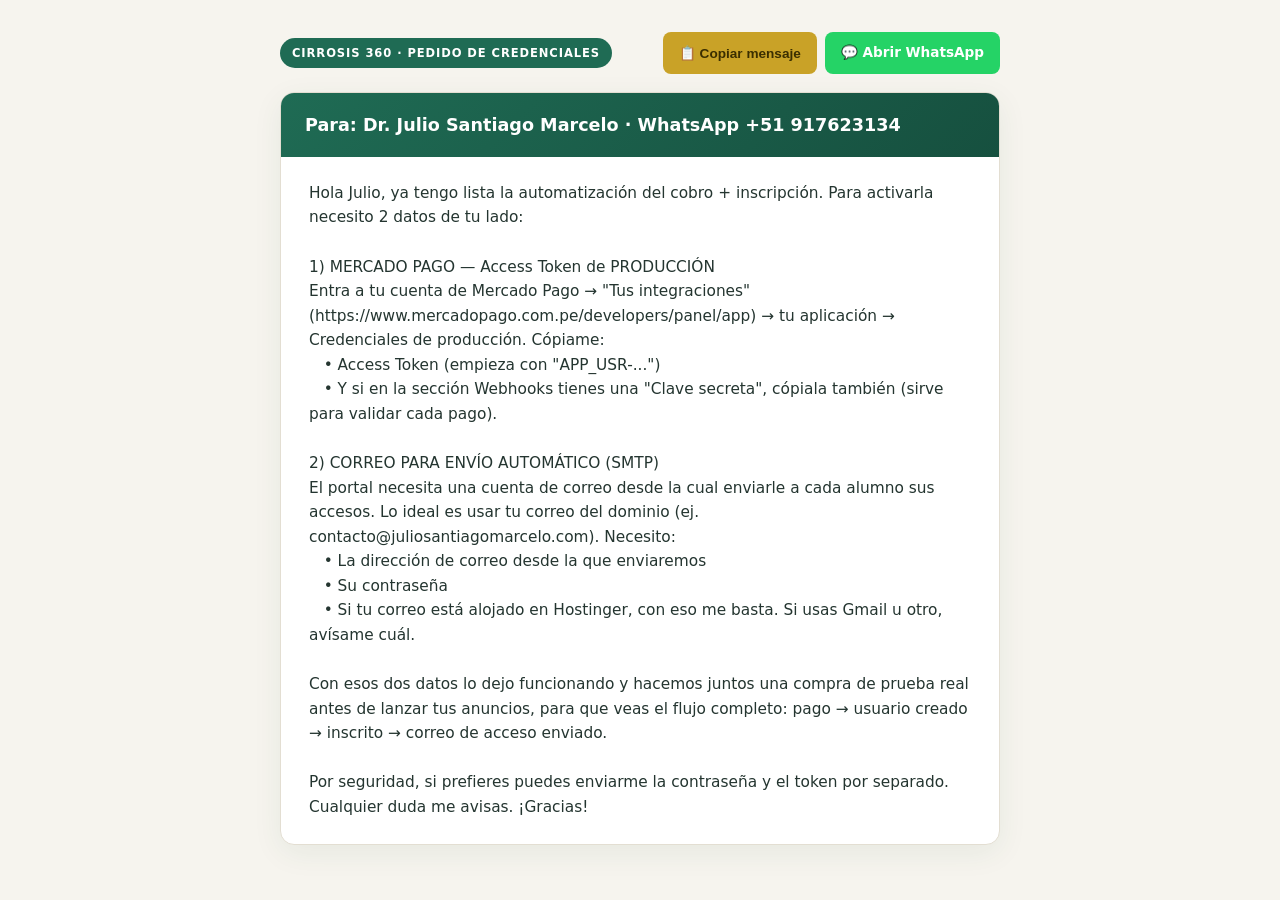
<file: pedido-credenciales-julio.html>
<!DOCTYPE html>
<html lang="es">
<head>
<meta charset="UTF-8">
<meta name="viewport" content="width=device-width, initial-scale=1.0">
<title>Pedido de credenciales — Dr. Julio</title>
<style>
  :root{ --green:#1f6b54; --green-d:#16503f; --gold:#c9a227; --ink:#1a2b25; --paper:#f6f4ee; --line:#e3ded2; }
  *{box-sizing:border-box;margin:0;padding:0}
  body{font-family:'Segoe UI',Inter,system-ui,sans-serif;background:var(--paper);color:var(--ink);line-height:1.6;padding:32px 16px}
  .wrap{max-width:720px;margin:0 auto}
  .top{display:flex;justify-content:space-between;align-items:center;flex-wrap:wrap;gap:12px;margin-bottom:18px}
  .badge{background:var(--green);color:#fff;font-size:.72rem;font-weight:700;letter-spacing:.08em;text-transform:uppercase;padding:6px 12px;border-radius:999px}
  .btns{display:flex;gap:8px;flex-wrap:wrap}
  button{cursor:pointer;border:0;border-radius:8px;font-weight:600;font-size:.85rem;padding:10px 16px}
  .copy{background:var(--gold);color:#3a2e00}
  .wa{background:#25D366;color:#fff;text-decoration:none;display:inline-flex;align-items:center;gap:6px;padding:10px 16px;border-radius:8px;font-weight:600;font-size:.85rem}
  .card{background:#fff;border:1px solid var(--line);border-radius:14px;box-shadow:0 8px 30px rgba(22,80,63,.07);overflow:hidden}
  .card-head{background:linear-gradient(135deg,var(--green),var(--green-d));color:#fff;padding:18px 24px}
  .card-head h1{font-size:1.1rem}
  .body{padding:24px 28px}
  #msg{white-space:pre-wrap;font-size:.96rem;color:#243530}
  .toast{position:fixed;bottom:24px;left:50%;transform:translateX(-50%) translateY(20px);background:var(--ink);color:#fff;padding:10px 18px;border-radius:8px;opacity:0;transition:.25s;font-size:.85rem}
  .toast.show{opacity:1;transform:translateX(-50%) translateY(0)}
</style>
</head>
<body>
<div class="wrap">
  <div class="top">
    <span class="badge">Cirrosis 360 · Pedido de credenciales</span>
    <div class="btns">
      <button class="copy" onclick="copyMsg()">📋 Copiar mensaje</button>
      <a class="wa" href="https://wa.me/51917623134" target="_blank" rel="noopener">💬 Abrir WhatsApp</a>
    </div>
  </div>
  <div class="card">
    <div class="card-head"><h1>Para: Dr. Julio Santiago Marcelo · WhatsApp +51 917623134</h1></div>
    <div class="body">
<div id="msg">Hola Julio, ya tengo lista la automatización del cobro + inscripción. Para activarla necesito 2 datos de tu lado:

1) MERCADO PAGO — Access Token de PRODUCCIÓN
Entra a tu cuenta de Mercado Pago → "Tus integraciones" (https://www.mercadopago.com.pe/developers/panel/app) → tu aplicación → Credenciales de producción. Cópiame:
   • Access Token (empieza con "APP_USR-...")
   • Y si en la sección Webhooks tienes una "Clave secreta", cópiala también (sirve para validar cada pago).

2) CORREO PARA ENVÍO AUTOMÁTICO (SMTP)
El portal necesita una cuenta de correo desde la cual enviarle a cada alumno sus accesos. Lo ideal es usar tu correo del dominio (ej. contacto@juliosantiagomarcelo.com). Necesito:
   • La dirección de correo desde la que enviaremos
   • Su contraseña
   • Si tu correo está alojado en Hostinger, con eso me basta. Si usas Gmail u otro, avísame cuál.

Con esos dos datos lo dejo funcionando y hacemos juntos una compra de prueba real antes de lanzar tus anuncios, para que veas el flujo completo: pago → usuario creado → inscrito → correo de acceso enviado.

Por seguridad, si prefieres puedes enviarme la contraseña y el token por separado. Cualquier duda me avisas. ¡Gracias!</div>
    </div>
  </div>
</div>
<div class="toast" id="toast">Mensaje copiado ✓</div>
<script>
function copyMsg(){const t=document.getElementById('msg').innerText;navigator.clipboard.writeText(t).then(()=>{const e=document.getElementById('toast');e.classList.add('show');setTimeout(()=>e.classList.remove('show'),1800);});}
</script>
</body>
</html>
</file>
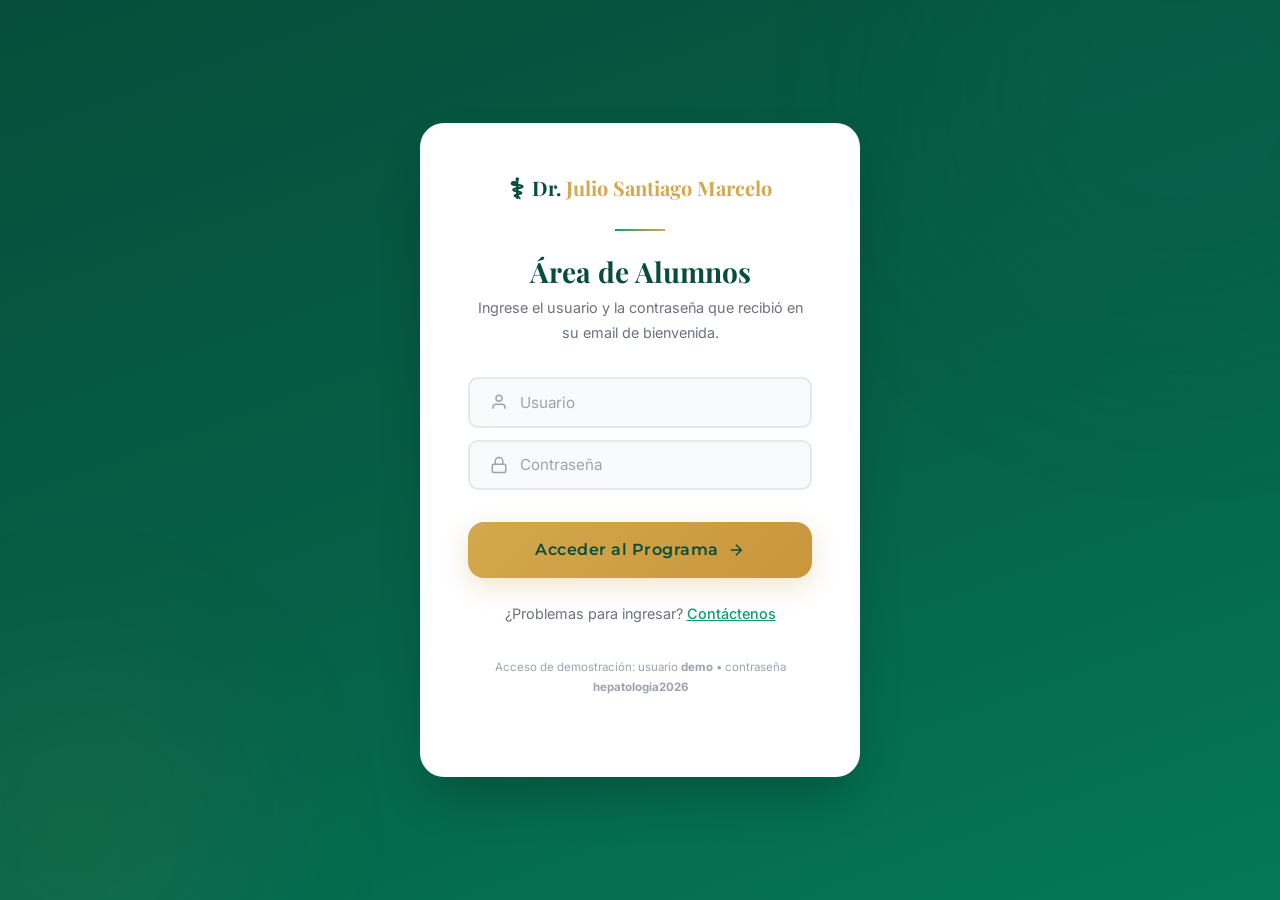
<file: portal.html>
<!DOCTYPE html>
<html lang="es">
<head>
<meta charset="UTF-8">
<meta name="viewport" content="width=device-width, initial-scale=1.0">
<title>Portal de Alumnos — Dr. Julio Santiago Marcelo</title>
<meta name="robots" content="noindex, nofollow">
<link rel="preconnect" href="https://fonts.googleapis.com">
<link rel="preconnect" href="https://fonts.gstatic.com" crossorigin>
<link href="https://fonts.googleapis.com/css2?family=Playfair+Display:wght@400;500;600;700;800&family=Inter:wght@300;400;500;600;700&family=Montserrat:wght@400;500;600;700;800&display=swap" rel="stylesheet">
<link rel="stylesheet" href="styles.css">
<link rel="stylesheet" href="portal.css">
</head>
<body class="portal-body">

<!-- ═══════ LOGIN SCREEN ═══════ -->
<div class="login-screen" id="loginScreen">
  <div class="login-bg-shapes">
    <div class="shape shape-1"></div>
    <div class="shape shape-2"></div>
  </div>
  <div class="login-card">
    <div class="login-logo">
      <span class="logo-icon">⚕</span>
      <span class="logo-text">Dr. <span class="gold">Julio Santiago Marcelo</span></span>
    </div>
    <div class="login-divider"></div>
    <h1>Área de Alumnos</h1>
    <p>Ingrese el usuario y la contraseña que recibió en su email de bienvenida.</p>
    <form id="loginForm">
      <div class="login-input-wrap">
        <svg width="18" height="18" viewBox="0 0 24 24" fill="none" stroke="currentColor" stroke-width="2"><path d="M20 21v-2a4 4 0 00-4-4H8a4 4 0 00-4 4v2"/><circle cx="12" cy="7" r="4"/></svg>
        <input type="text" id="userInput" placeholder="Usuario" autocomplete="username" required>
      </div>
      <div class="login-input-wrap">
        <svg width="18" height="18" viewBox="0 0 24 24" fill="none" stroke="currentColor" stroke-width="2"><rect x="3" y="11" width="18" height="11" rx="2"/><path d="M7 11V7a5 5 0 0110 0v4"/></svg>
        <input type="password" id="passwordInput" placeholder="Contraseña" autocomplete="current-password" required>
      </div>
      <div class="login-error" id="loginError">Credenciales incorrectas. Verifique su usuario y contraseña.</div>
      <button type="submit" class="btn btn-gold btn-xl login-btn">
        <span>Acceder al Programa</span>
        <svg width="18" height="18" viewBox="0 0 24 24" fill="none" stroke="currentColor" stroke-width="2"><path d="M5 12h14M12 5l7 7-7 7"/></svg>
      </button>
    </form>
    <p class="login-help">¿Problemas para ingresar? <a href="mailto:contacto@juliosantiagomarcelo.com">Contáctenos</a></p>
    <p style="font-size:0.72rem;color:var(--gray-400);margin-top:1rem;">
      Acceso de demostración: usuario <strong>demo</strong> &bull; contraseña <strong>hepatologia2026</strong>
    </p>
  </div>
</div>

<!-- ═══════ PORTAL (Hidden until login) ═══════ -->
<div class="portal" id="portal" style="display:none;">

  <!-- Portal Navbar -->
  <nav class="portal-nav">
    <div class="portal-nav-inner">
      <a href="#" class="nav-logo" style="color: var(--navy);">
        <span class="logo-icon">⚕</span>
        <span class="logo-text">Dr. <span class="gold">Julio Santiago Marcelo</span></span>
      </a>
      <div class="portal-nav-right">
        <span class="portal-user">
          <svg width="16" height="16" viewBox="0 0 24 24" fill="none" stroke="currentColor" stroke-width="2"><path d="M20 21v-2a4 4 0 00-4-4H8a4 4 0 00-4 4v2"/><circle cx="12" cy="7" r="4"/></svg>
          <span id="portalUserName">Alumno</span>
        </span>
        <button class="btn-logout" id="logoutBtn">Salir</button>
      </div>
    </div>
  </nav>

  <div class="portal-layout">

    <!-- Sidebar -->
    <aside class="portal-sidebar" id="sidebar">
      <div class="sidebar-header">
        <h3>Contenido del Programa</h3>
        <div class="progress-bar">
          <div class="progress-fill" id="progressFill" style="width: 0%"></div>
        </div>
        <span class="progress-text" id="progressText">0 de 8 secciones completadas</span>
        <div class="expiration-notice" style="margin-top: 1rem; font-size: 0.72rem; padding: 0.6rem 0.85rem;">
          <svg width="14" height="14" viewBox="0 0 24 24" fill="none" stroke="currentColor" stroke-width="2"><circle cx="12" cy="12" r="10"/><path d="M12 6v6l4 2"/></svg>
          Su acceso vence: <strong id="expiryDate" style="margin-left:4px;">—</strong>
        </div>
      </div>

      <nav class="sidebar-nav" id="sidebarNav">
        <!-- ═══ MÓDULOS BASE (3) ═══ -->
        <div style="padding: 0.5rem 1rem 0.25rem; font-family: 'Montserrat',sans-serif; font-size: 0.6rem; font-weight: 700; color: var(--gray-400); text-transform: uppercase; letter-spacing: 0.1em;">Módulos Base</div>

        <button class="sidebar-item active" data-module="1">
          <div class="sidebar-item-num">01</div>
          <div class="sidebar-item-info">
            <span class="sidebar-item-title">[Módulo Base 1]</span>
            <span class="sidebar-item-meta">Video + PDFs + Quiz</span>
          </div>
          <div class="sidebar-item-status" data-status="in-progress">
            <svg width="16" height="16" viewBox="0 0 24 24" fill="none" stroke="currentColor" stroke-width="2"><circle cx="12" cy="12" r="10"/><path d="M12 6v6l4 2"/></svg>
          </div>
        </button>

        <button class="sidebar-item" data-module="2">
          <div class="sidebar-item-num">02</div>
          <div class="sidebar-item-info">
            <span class="sidebar-item-title">[Módulo Base 2]</span>
            <span class="sidebar-item-meta">Video + PDFs + Quiz</span>
          </div>
          <div class="sidebar-item-status">
            <svg width="16" height="16" viewBox="0 0 24 24" fill="none" stroke="currentColor" stroke-width="2"><circle cx="12" cy="12" r="10"/></svg>
          </div>
        </button>

        <button class="sidebar-item" data-module="3">
          <div class="sidebar-item-num">03</div>
          <div class="sidebar-item-info">
            <span class="sidebar-item-title">[Módulo Base 3]</span>
            <span class="sidebar-item-meta">Video + PDFs + Quiz</span>
          </div>
          <div class="sidebar-item-status">
            <svg width="16" height="16" viewBox="0 0 24 24" fill="none" stroke="currentColor" stroke-width="2"><circle cx="12" cy="12" r="10"/></svg>
          </div>
        </button>

        <!-- ═══ BONOS EXCLUSIVOS (3) ═══ -->
        <div style="padding: 1rem 1rem 0.25rem; font-family: 'Montserrat',sans-serif; font-size: 0.6rem; font-weight: 700; color: var(--gold); text-transform: uppercase; letter-spacing: 0.1em;">Bonos Exclusivos</div>

        <button class="sidebar-item" data-module="4">
          <div class="sidebar-item-num">B1</div>
          <div class="sidebar-item-info">
            <span class="sidebar-item-title">[Bono Exclusivo 1]</span>
            <span class="sidebar-item-meta">Video + PDFs</span>
          </div>
          <div class="sidebar-item-status">
            <svg width="16" height="16" viewBox="0 0 24 24" fill="none" stroke="currentColor" stroke-width="2"><circle cx="12" cy="12" r="10"/></svg>
          </div>
        </button>

        <button class="sidebar-item" data-module="5">
          <div class="sidebar-item-num">B2</div>
          <div class="sidebar-item-info">
            <span class="sidebar-item-title">[Bono Exclusivo 2]</span>
            <span class="sidebar-item-meta">Video + PDFs</span>
          </div>
          <div class="sidebar-item-status">
            <svg width="16" height="16" viewBox="0 0 24 24" fill="none" stroke="currentColor" stroke-width="2"><circle cx="12" cy="12" r="10"/></svg>
          </div>
        </button>

        <button class="sidebar-item" data-module="6">
          <div class="sidebar-item-num">B3</div>
          <div class="sidebar-item-info">
            <span class="sidebar-item-title">[Bono Exclusivo 3]</span>
            <span class="sidebar-item-meta">Video + PDFs</span>
          </div>
          <div class="sidebar-item-status">
            <svg width="16" height="16" viewBox="0 0 24 24" fill="none" stroke="currentColor" stroke-width="2"><circle cx="12" cy="12" r="10"/></svg>
          </div>
        </button>

        <!-- ═══ EXTRAS ═══ -->
        <div style="padding: 1rem 1rem 0.25rem; font-family: 'Montserrat',sans-serif; font-size: 0.6rem; font-weight: 700; color: var(--teal); text-transform: uppercase; letter-spacing: 0.1em;">Recursos Adicionales</div>

        <button class="sidebar-item" data-module="7">
          <div class="sidebar-item-num">📁</div>
          <div class="sidebar-item-info">
            <span class="sidebar-item-title">Casos Reales</span>
            <span class="sidebar-item-meta">Videos + PDFs</span>
          </div>
          <div class="sidebar-item-status">
            <svg width="16" height="16" viewBox="0 0 24 24" fill="none" stroke="currentColor" stroke-width="2"><circle cx="12" cy="12" r="10"/></svg>
          </div>
        </button>

        <button class="sidebar-item" data-module="8">
          <div class="sidebar-item-num">📺</div>
          <div class="sidebar-item-info">
            <span class="sidebar-item-title">Clases en Vivo</span>
            <span class="sidebar-item-meta">Calendario + enlaces</span>
          </div>
          <div class="sidebar-item-status">
            <svg width="16" height="16" viewBox="0 0 24 24" fill="none" stroke="currentColor" stroke-width="2"><circle cx="12" cy="12" r="10"/></svg>
          </div>
        </button>
      </nav>

      <div class="sidebar-footer">
        <a href="mailto:contacto@juliosantiagomarcelo.com" class="sidebar-support">
          <svg width="16" height="16" viewBox="0 0 24 24" fill="none" stroke="currentColor" stroke-width="2"><path d="M4 4h16c1.1 0 2 .9 2 2v12c0 1.1-.9 2-2 2H4c-1.1 0-2-.9-2-2V6c0-1.1.9-2 2-2z"/><polyline points="22,6 12,13 2,6"/></svg>
          Soporte &amp; Consultas
        </a>
      </div>
    </aside>

    <!-- Mobile sidebar toggle -->
    <button class="sidebar-toggle" id="sidebarToggle">
      <svg width="20" height="20" viewBox="0 0 24 24" fill="none" stroke="currentColor" stroke-width="2"><path d="M3 12h18M3 6h18M3 18h18"/></svg>
    </button>

    <!-- Main Content Area -->
    <main class="portal-main" id="portalMain">

      <!-- ══════════════════════════════════════════════════════════════════
           ⚠ PLANTILLA DE MÓDULO — INSTRUCCIONES PARA EL DR. JULIO
           ══════════════════════════════════════════════════════════════════
           Para agregar un nuevo módulo cada mes, copie TODO el bloque
           <div class="module-content" id="module-X">...</div> y:
           1. Cambie el id="module-X" a un número nuevo (ej: module-9)
           2. Cambie el número en <div class="module-header-badge">Módulo XX</div>
           3. Reemplace el título <h2>...</h2> y descripción <p>...</p>
           4. Reemplace el video de Vimeo en <iframe src="..."> con su ID
           5. Agregue/quite PDFs en la sección .pdf-list
           6. Agregue/quite preguntas del quiz en .quiz-block
           7. Agregue el nuevo botón en el sidebar copiando un .sidebar-item
           NO TOQUE LAS CLASES CSS — solo el contenido dentro de las etiquetas.
           ══════════════════════════════════════════════════════════════════ -->

      <!-- ═════ MÓDULO BASE 1 ═════ -->
      <div class="module-content active" id="module-1">
        <div class="module-header">
          <div class="module-header-badge">Módulo Base 01</div>
          <h2>[Título del Módulo Base 1]</h2>
          <p>[Descripción breve del módulo en lenguaje sencillo para el paciente. Qué aprenderá y por qué es importante.]</p>
        </div>

        <!-- VIDEO PRINCIPAL (Vimeo) -->
        <div class="video-section">
          <div class="video-player">
            <div class="video-player-placeholder">
              <div class="video-play-btn">
                <svg width="28" height="28" viewBox="0 0 24 24" fill="currentColor"><path d="M8 5v14l11-7z"/></svg>
              </div>
              <p class="video-player-label">Video del Módulo 1</p>
              <p class="video-player-hint">Reemplace con su embed de Vimeo privado</p>
            </div>
            <!-- 🎬 PRODUCCIÓN: Reemplazar con embed Vimeo con restricción de dominio:
            <iframe src="https://player.vimeo.com/video/VIDEO_ID_1?badge=0&autopause=0&player_id=0&app_id=58479&dnt=1"
                    frameborder="0" allow="autoplay; fullscreen; picture-in-picture" allowfullscreen
                    style="position:absolute;top:0;left:0;width:100%;height:100%;"></iframe>
            -->
          </div>
        </div>

        <!-- ══ PDFs DESCARGABLES ══ -->
        <div class="resources-block">
          <h4>📄 Material Descargable (PDFs)</h4>
          <div class="pdf-list">
            <a href="#" class="pdf-item">
              <div class="pdf-icon">PDF</div>
              <div>
                <strong>[Nombre del documento 1]</strong>
                <span class="pdf-meta">PDF · ~2 MB</span>
              </div>
              <span class="pdf-download">Descargar ↓</span>
            </a>
            <a href="#" class="pdf-item">
              <div class="pdf-icon">PDF</div>
              <div>
                <strong>[Nombre del documento 2]</strong>
                <span class="pdf-meta">PDF · ~1 MB</span>
              </div>
              <span class="pdf-download">Descargar ↓</span>
            </a>
          </div>
        </div>

        <!-- ══ QUIZ / EXAMEN DEL MÓDULO ══ -->
        <div class="quiz-block">
          <div class="quiz-block-header">
            <div class="quiz-icon-wrap">
              <svg width="20" height="20" viewBox="0 0 24 24" fill="none" stroke="currentColor" stroke-width="2"><path d="M9 11l3 3L22 4"/><path d="M21 12v7a2 2 0 01-2 2H5a2 2 0 01-2-2V5a2 2 0 012-2h11"/></svg>
            </div>
            <div>
              <h4>Examen del Módulo</h4>
              <p>Ponga a prueba lo aprendido. Después de responder, vea la explicación.</p>
            </div>
          </div>

          <!-- ═══ PLANTILLA DE PREGUNTA — duplicar este bloque para agregar más ═══ -->
          <div class="quiz-question">
            <span class="quiz-question-num">Pregunta 1</span>
            <p>[Texto de la pregunta 1 — ¿qué concepto del módulo quiere evaluar?]</p>
            <div class="quiz-options">
              <button class="quiz-option" data-correct="false">[Opción A]</button>
              <button class="quiz-option" data-correct="true">[Opción B — respuesta correcta]</button>
              <button class="quiz-option" data-correct="false">[Opción C]</button>
              <button class="quiz-option" data-correct="false">[Opción D]</button>
            </div>
            <div class="quiz-explanation">
              <strong>Explicación de la respuesta correcta:</strong>
              [Aquí explique por qué la opción correcta es la correcta, en lenguaje sencillo.]
              <a href="#" class="quiz-explanation-video">
                <svg width="14" height="14" viewBox="0 0 24 24" fill="currentColor"><path d="M8 5v14l11-7z"/></svg>
                Ver explicación en video
              </a>
            </div>
          </div>

          <div class="quiz-question">
            <span class="quiz-question-num">Pregunta 2</span>
            <p>[Texto de la pregunta 2]</p>
            <div class="quiz-options">
              <button class="quiz-option" data-correct="true">[Opción A — correcta]</button>
              <button class="quiz-option" data-correct="false">[Opción B]</button>
              <button class="quiz-option" data-correct="false">[Opción C]</button>
            </div>
            <div class="quiz-explanation">
              <strong>Explicación de la respuesta correcta:</strong>
              [Explicación en lenguaje sencillo de por qué esta es la respuesta correcta.]
            </div>
          </div>
          <!-- ═══ FIN PLANTILLA PREGUNTA ═══ -->
        </div>

        <div class="module-nav-btns">
          <span></span>
          <button class="btn btn-primary" onclick="switchModule(2)">
            Siguiente Módulo →
          </button>
        </div>
      </div>

      <!-- ═════ MÓDULO BASE 2 ═════ -->
      <div class="module-content" id="module-2">
        <div class="module-header">
          <div class="module-header-badge">Módulo Base 02</div>
          <h2>[Título del Módulo Base 2]</h2>
          <p>[Descripción breve del módulo en lenguaje sencillo para el paciente.]</p>
        </div>
        <div class="video-section">
          <div class="video-player">
            <div class="video-player-placeholder">
              <div class="video-play-btn">
                <svg width="28" height="28" viewBox="0 0 24 24" fill="currentColor"><path d="M8 5v14l11-7z"/></svg>
              </div>
              <p class="video-player-label">Video del Módulo 2</p>
              <p class="video-player-hint">Reemplace con su embed de Vimeo privado</p>
            </div>
          </div>
        </div>
        <div class="resources-block">
          <h4>📄 Material Descargable (PDFs)</h4>
          <div class="pdf-list">
            <a href="#" class="pdf-item">
              <div class="pdf-icon">PDF</div>
              <div><strong>[Documento del módulo 2]</strong><span class="pdf-meta">PDF · ~2 MB</span></div>
              <span class="pdf-download">Descargar ↓</span>
            </a>
          </div>
        </div>
        <div class="quiz-block">
          <div class="quiz-block-header">
            <div class="quiz-icon-wrap">
              <svg width="20" height="20" viewBox="0 0 24 24" fill="none" stroke="currentColor" stroke-width="2"><path d="M9 11l3 3L22 4"/><path d="M21 12v7a2 2 0 01-2 2H5a2 2 0 01-2-2V5a2 2 0 012-2h11"/></svg>
            </div>
            <div>
              <h4>Examen del Módulo</h4>
              <p>Ponga a prueba lo aprendido.</p>
            </div>
          </div>
          <div class="quiz-question">
            <span class="quiz-question-num">Pregunta 1</span>
            <p>[Pregunta del módulo 2]</p>
            <div class="quiz-options">
              <button class="quiz-option" data-correct="false">[Opción A]</button>
              <button class="quiz-option" data-correct="true">[Opción B — correcta]</button>
              <button class="quiz-option" data-correct="false">[Opción C]</button>
            </div>
            <div class="quiz-explanation">
              <strong>Explicación:</strong>
              [Explicación en lenguaje claro.]
            </div>
          </div>
        </div>
        <div class="module-nav-btns">
          <button class="btn btn-ghost-dark" onclick="switchModule(1)">← Módulo Anterior</button>
          <button class="btn btn-primary" onclick="switchModule(3)">Siguiente Módulo →</button>
        </div>
      </div>

      <!-- ═════ MÓDULO BASE 3 ═════ -->
      <div class="module-content" id="module-3">
        <div class="module-header">
          <div class="module-header-badge">Módulo Base 03</div>
          <h2>[Título del Módulo Base 3]</h2>
          <p>[Descripción breve del módulo en lenguaje sencillo para el paciente.]</p>
        </div>
        <div class="video-section">
          <div class="video-player">
            <div class="video-player-placeholder">
              <div class="video-play-btn">
                <svg width="28" height="28" viewBox="0 0 24 24" fill="currentColor"><path d="M8 5v14l11-7z"/></svg>
              </div>
              <p class="video-player-label">Video del Módulo 3</p>
              <p class="video-player-hint">Reemplace con su embed de Vimeo privado</p>
            </div>
          </div>
        </div>
        <div class="resources-block">
          <h4>📄 Material Descargable (PDFs)</h4>
          <div class="pdf-list">
            <a href="#" class="pdf-item">
              <div class="pdf-icon">PDF</div>
              <div><strong>[Documento del módulo 3]</strong><span class="pdf-meta">PDF · ~2 MB</span></div>
              <span class="pdf-download">Descargar ↓</span>
            </a>
          </div>
        </div>
        <div class="quiz-block">
          <div class="quiz-block-header">
            <div class="quiz-icon-wrap">
              <svg width="20" height="20" viewBox="0 0 24 24" fill="none" stroke="currentColor" stroke-width="2"><path d="M9 11l3 3L22 4"/><path d="M21 12v7a2 2 0 01-2 2H5a2 2 0 01-2-2V5a2 2 0 012-2h11"/></svg>
            </div>
            <div>
              <h4>Examen del Módulo</h4>
              <p>Ponga a prueba lo aprendido.</p>
            </div>
          </div>
          <div class="quiz-question">
            <span class="quiz-question-num">Pregunta 1</span>
            <p>[Pregunta del módulo 3]</p>
            <div class="quiz-options">
              <button class="quiz-option" data-correct="true">[Opción A — correcta]</button>
              <button class="quiz-option" data-correct="false">[Opción B]</button>
              <button class="quiz-option" data-correct="false">[Opción C]</button>
            </div>
            <div class="quiz-explanation">
              <strong>Explicación:</strong>
              [Explicación en lenguaje claro.]
            </div>
          </div>
        </div>
        <div class="module-nav-btns">
          <button class="btn btn-ghost-dark" onclick="switchModule(2)">← Módulo Anterior</button>
          <button class="btn btn-primary" onclick="switchModule(4)">Ir a Bonos →</button>
        </div>
      </div>

      <!-- ═════ BONO EXCLUSIVO 1 ═════ -->
      <div class="module-content" id="module-4">
        <div class="module-header">
          <div class="module-header-badge">🎁 Bono Exclusivo 01</div>
          <h2>[Título del Bono 1]</h2>
          <p>[Descripción del bono — qué beneficio adicional aporta.]</p>
        </div>
        <div class="video-section">
          <div class="video-player">
            <div class="video-player-placeholder">
              <div class="video-play-btn">
                <svg width="28" height="28" viewBox="0 0 24 24" fill="currentColor"><path d="M8 5v14l11-7z"/></svg>
              </div>
              <p class="video-player-label">Video del Bono 1</p>
              <p class="video-player-hint">Vimeo privado</p>
            </div>
          </div>
        </div>
        <div class="resources-block">
          <h4>📄 Material del Bono</h4>
          <div class="pdf-list">
            <a href="#" class="pdf-item">
              <div class="pdf-icon">PDF</div>
              <div><strong>[Documento del bono 1]</strong><span class="pdf-meta">PDF</span></div>
              <span class="pdf-download">Descargar ↓</span>
            </a>
          </div>
        </div>
        <div class="module-nav-btns">
          <button class="btn btn-ghost-dark" onclick="switchModule(3)">← Módulo Anterior</button>
          <button class="btn btn-primary" onclick="switchModule(5)">Siguiente Bono →</button>
        </div>
      </div>

      <!-- ═════ BONO EXCLUSIVO 2 ═════ -->
      <div class="module-content" id="module-5">
        <div class="module-header">
          <div class="module-header-badge">🎁 Bono Exclusivo 02</div>
          <h2>[Título del Bono 2]</h2>
          <p>[Descripción del bono.]</p>
        </div>
        <div class="video-section">
          <div class="video-player">
            <div class="video-player-placeholder">
              <div class="video-play-btn">
                <svg width="28" height="28" viewBox="0 0 24 24" fill="currentColor"><path d="M8 5v14l11-7z"/></svg>
              </div>
              <p class="video-player-label">Video del Bono 2</p>
              <p class="video-player-hint">Vimeo privado</p>
            </div>
          </div>
        </div>
        <div class="resources-block">
          <h4>📄 Material del Bono</h4>
          <div class="pdf-list">
            <a href="#" class="pdf-item">
              <div class="pdf-icon">PDF</div>
              <div><strong>[Documento del bono 2]</strong><span class="pdf-meta">PDF</span></div>
              <span class="pdf-download">Descargar ↓</span>
            </a>
          </div>
        </div>
        <div class="module-nav-btns">
          <button class="btn btn-ghost-dark" onclick="switchModule(4)">← Bono Anterior</button>
          <button class="btn btn-primary" onclick="switchModule(6)">Siguiente Bono →</button>
        </div>
      </div>

      <!-- ═════ BONO EXCLUSIVO 3 ═════ -->
      <div class="module-content" id="module-6">
        <div class="module-header">
          <div class="module-header-badge">🎁 Bono Exclusivo 03</div>
          <h2>[Título del Bono 3]</h2>
          <p>[Descripción del bono.]</p>
        </div>
        <div class="video-section">
          <div class="video-player">
            <div class="video-player-placeholder">
              <div class="video-play-btn">
                <svg width="28" height="28" viewBox="0 0 24 24" fill="currentColor"><path d="M8 5v14l11-7z"/></svg>
              </div>
              <p class="video-player-label">Video del Bono 3</p>
              <p class="video-player-hint">Vimeo privado</p>
            </div>
          </div>
        </div>
        <div class="resources-block">
          <h4>📄 Material del Bono</h4>
          <div class="pdf-list">
            <a href="#" class="pdf-item">
              <div class="pdf-icon">PDF</div>
              <div><strong>[Documento del bono 3]</strong><span class="pdf-meta">PDF</span></div>
              <span class="pdf-download">Descargar ↓</span>
            </a>
          </div>
        </div>
        <div class="module-nav-btns">
          <button class="btn btn-ghost-dark" onclick="switchModule(5)">← Bono Anterior</button>
          <button class="btn btn-primary" onclick="switchModule(7)">Ver Casos Reales →</button>
        </div>
      </div>

      <!-- ═════ CASOS REALES (HÍBRIDO: videos + PDFs) ═════ -->
      <div class="module-content" id="module-7">
        <div class="module-header">
          <div class="module-header-badge">📁 Casos Reales</div>
          <h2>Casos Reales del Dr. Julio</h2>
          <p>Experiencias reales explicadas en video, acompañadas de material en PDF. Aprenda de casos concretos como el suyo.</p>
        </div>

        <!-- ═══ PLANTILLA DE CASO REAL — duplicar para agregar más casos ═══ -->
        <div class="casos-grid">
          <div class="caso-card">
            <div class="caso-video">
              <div class="caso-video-play">
                <svg width="20" height="20" viewBox="0 0 24 24" fill="currentColor"><path d="M8 5v14l11-7z"/></svg>
              </div>
              <!-- Reemplazar con iframe Vimeo en producción -->
            </div>
            <div class="caso-body">
              <h4>[Título del Caso Real 1]</h4>
              <p>[Breve descripción del caso: situación del paciente, tratamiento y evolución.]</p>
              <a href="#" class="caso-pdf-inline">
                <svg width="12" height="12" viewBox="0 0 24 24" fill="none" stroke="currentColor" stroke-width="2"><path d="M14 2H6a2 2 0 00-2 2v16a2 2 0 002 2h12a2 2 0 002-2V8z"/><polyline points="14 2 14 8 20 8"/></svg>
                Ver PDF del caso
              </a>
            </div>
          </div>

          <div class="caso-card">
            <div class="caso-video">
              <div class="caso-video-play">
                <svg width="20" height="20" viewBox="0 0 24 24" fill="currentColor"><path d="M8 5v14l11-7z"/></svg>
              </div>
            </div>
            <div class="caso-body">
              <h4>[Título del Caso Real 2]</h4>
              <p>[Breve descripción del caso.]</p>
              <a href="#" class="caso-pdf-inline">
                <svg width="12" height="12" viewBox="0 0 24 24" fill="none" stroke="currentColor" stroke-width="2"><path d="M14 2H6a2 2 0 00-2 2v16a2 2 0 002 2h12a2 2 0 002-2V8z"/><polyline points="14 2 14 8 20 8"/></svg>
                Ver PDF del caso
              </a>
            </div>
          </div>

          <div class="caso-card">
            <div class="caso-video">
              <div class="caso-video-play">
                <svg width="20" height="20" viewBox="0 0 24 24" fill="currentColor"><path d="M8 5v14l11-7z"/></svg>
              </div>
            </div>
            <div class="caso-body">
              <h4>[Título del Caso Real 3]</h4>
              <p>[Breve descripción del caso.]</p>
              <a href="#" class="caso-pdf-inline">
                <svg width="12" height="12" viewBox="0 0 24 24" fill="none" stroke="currentColor" stroke-width="2"><path d="M14 2H6a2 2 0 00-2 2v16a2 2 0 002 2h12a2 2 0 002-2V8z"/><polyline points="14 2 14 8 20 8"/></svg>
                Ver PDF del caso
              </a>
            </div>
          </div>
        </div>
        <!-- ═══ FIN PLANTILLA CASO REAL ═══ -->

        <div class="template-helper">
          <strong>ℹ Nota para el Dr. Julio:</strong> Para agregar un caso real nuevo,
          copie cualquier bloque <code>&lt;div class="caso-card"&gt;</code> y
          reemplace el título, descripción, enlace del video y del PDF. Puede tener
          tantos casos como desee — todos se organizarán automáticamente en la grilla.
        </div>

        <div class="module-nav-btns">
          <button class="btn btn-ghost-dark" onclick="switchModule(6)">← Módulo Anterior</button>
          <button class="btn btn-primary" onclick="switchModule(8)">Ver Clases en Vivo →</button>
        </div>
      </div>

      <!-- ═════ CLASES EN VIVO ═════ -->
      <div class="module-content" id="module-8">
        <div class="module-header">
          <div class="module-header-badge">📺 Clases en Vivo</div>
          <h2>Clases en Vivo con el Dr. Julio</h2>
          <p>Conéctese en vivo con el Dr. Julio Santiago Marcelo. Haga sus preguntas directamente y reciba respuestas personalizadas.</p>
        </div>

        <div class="live-classes-card" style="margin-top:0;">
          <div class="live-icon"><span class="live-dot"></span>EN VIVO</div>
          <div class="live-info">
            <h3>Próxima Clase en Vivo</h3>
            <p><strong>[Fecha de la próxima clase]</strong> &bull; [Hora, zona horaria]<br>
            <span style="color:rgba(255,255,255,0.5); font-size:0.85rem;">[Tema de la sesión]</span></p>
            <a href="#" class="btn btn-gold" style="margin-top:1rem;">Entrar a la Clase</a>
          </div>
        </div>

        <div class="resources-block" style="margin-top:2rem;">
          <h4>📹 Grabaciones de Clases Anteriores</h4>
          <div class="pdf-list">
            <a href="#" class="pdf-item">
              <div class="pdf-icon" style="background:var(--teal);">VID</div>
              <div>
                <strong>[Título de la clase grabada 1]</strong>
                <span class="pdf-meta">Grabada el [fecha] · ~1 hora</span>
              </div>
              <span class="pdf-download">Ver →</span>
            </a>
            <a href="#" class="pdf-item">
              <div class="pdf-icon" style="background:var(--teal);">VID</div>
              <div>
                <strong>[Título de la clase grabada 2]</strong>
                <span class="pdf-meta">Grabada el [fecha] · ~1 hora</span>
              </div>
              <span class="pdf-download">Ver →</span>
            </a>
          </div>
        </div>

        <div class="module-nav-btns">
          <button class="btn btn-ghost-dark" onclick="switchModule(7)">← Casos Reales</button>
          <span></span>
        </div>

        <!-- Completion -->
        <div class="completion-card">
          <div class="completion-icon">🎓</div>
          <h3>¡Felicitaciones!</h3>
          <p>Ha explorado todo el contenido del programa. Recuerde que puede volver a cualquier módulo las veces que necesite durante los 6 meses de acceso.</p>
          <a href="mailto:contacto@juliosantiagomarcelo.com" class="btn btn-gold">Contactar al Dr. Julio</a>
        </div>
      </div>

    </main>
  </div>
</div>

<script>
// ═══════════════════════════════════════════════════════
// PORTAL — SCRIPT DEL ÁREA DE ALUMNOS
// ═══════════════════════════════════════════════════════

// ─── DEMO LOGIN (producción: reemplazar con backend real) ───
// ⚠ IMPORTANTE: Este login es solo de demostración. En producción se usará
//    un sistema de usuarios real con base de datos + expiración a 6 meses.
const DEMO_USERS = {
  'demo': 'hepatologia2026'
  // Agregar más usuarios aquí o conectar a backend real
};

document.getElementById('loginForm').addEventListener('submit', (e) => {
  e.preventDefault();
  const user = document.getElementById('userInput').value.trim().toLowerCase();
  const pw = document.getElementById('passwordInput').value;

  if (DEMO_USERS[user] && DEMO_USERS[user] === pw) {
    document.getElementById('loginScreen').style.display = 'none';
    document.getElementById('portal').style.display = 'block';
    document.getElementById('portalUserName').textContent = user.charAt(0).toUpperCase() + user.slice(1);

    // Calcular fecha de expiración (6 meses desde ahora para la demo)
    const expiry = new Date();
    expiry.setMonth(expiry.getMonth() + 6);
    const options = { day: 'numeric', month: 'long', year: 'numeric' };
    document.getElementById('expiryDate').textContent = expiry.toLocaleDateString('es-PE', options);
  } else {
    document.getElementById('loginError').classList.add('visible');
    document.getElementById('passwordInput').classList.add('error');
    setTimeout(() => {
      document.getElementById('loginError').classList.remove('visible');
      document.getElementById('passwordInput').classList.remove('error');
    }, 3000);
  }
});

// ─── NAVEGACIÓN ENTRE MÓDULOS ───
function switchModule(num) {
  document.querySelectorAll('.module-content').forEach(m => m.classList.remove('active'));
  document.querySelectorAll('.sidebar-item').forEach(s => s.classList.remove('active'));

  const target = document.getElementById(`module-${num}`);
  if (target) {
    target.classList.add('active');
    target.scrollTop = 0;
  }

  const sidebarItem = document.querySelector(`.sidebar-item[data-module="${num}"]`);
  if (sidebarItem) sidebarItem.classList.add('active');

  window.scrollTo({ top: 0, behavior: 'smooth' });
  document.getElementById('sidebar').classList.remove('open');
}

document.querySelectorAll('.sidebar-item').forEach(item => {
  item.addEventListener('click', () => {
    const num = parseInt(item.dataset.module, 10);
    switchModule(num);
  });
});

// ─── SIDEBAR TOGGLE (Mobile) ───
const sidebarToggle = document.getElementById('sidebarToggle');
const sidebar = document.getElementById('sidebar');
if (sidebarToggle && sidebar) {
  sidebarToggle.addEventListener('click', () => {
    sidebar.classList.toggle('open');
  });
}

// ─── LOGOUT ───
document.getElementById('logoutBtn').addEventListener('click', () => {
  document.getElementById('portal').style.display = 'none';
  document.getElementById('loginScreen').style.display = 'flex';
  document.getElementById('userInput').value = '';
  document.getElementById('passwordInput').value = '';
});

// ─── QUIZ INTERACTIVITY ───
// Cuando el alumno hace clic en una opción, se marca como correcta/incorrecta
// y se revela la explicación automáticamente.
document.querySelectorAll('.quiz-option').forEach(option => {
  option.addEventListener('click', (e) => {
    const question = e.target.closest('.quiz-question');
    const allOptions = question.querySelectorAll('.quiz-option');
    const explanation = question.querySelector('.quiz-explanation');
    const isCorrect = e.target.dataset.correct === 'true';

    // Desactivar todas las opciones después de responder
    allOptions.forEach(opt => {
      opt.disabled = true;
      if (opt.dataset.correct === 'true') {
        opt.classList.add('correct');
      }
    });

    // Marcar la seleccionada si es incorrecta
    if (!isCorrect) {
      e.target.classList.add('incorrect');
    }

    // Mostrar explicación
    if (explanation) {
      explanation.classList.add('visible');
    }
  });
});

// ─── ANTI-DOWNLOAD (click derecho deshabilitado en videos) ───
document.querySelectorAll('.video-player, .caso-video').forEach(player => {
  player.addEventListener('contextmenu', (e) => e.preventDefault());
});
</script>

</body>
</html>
</file>
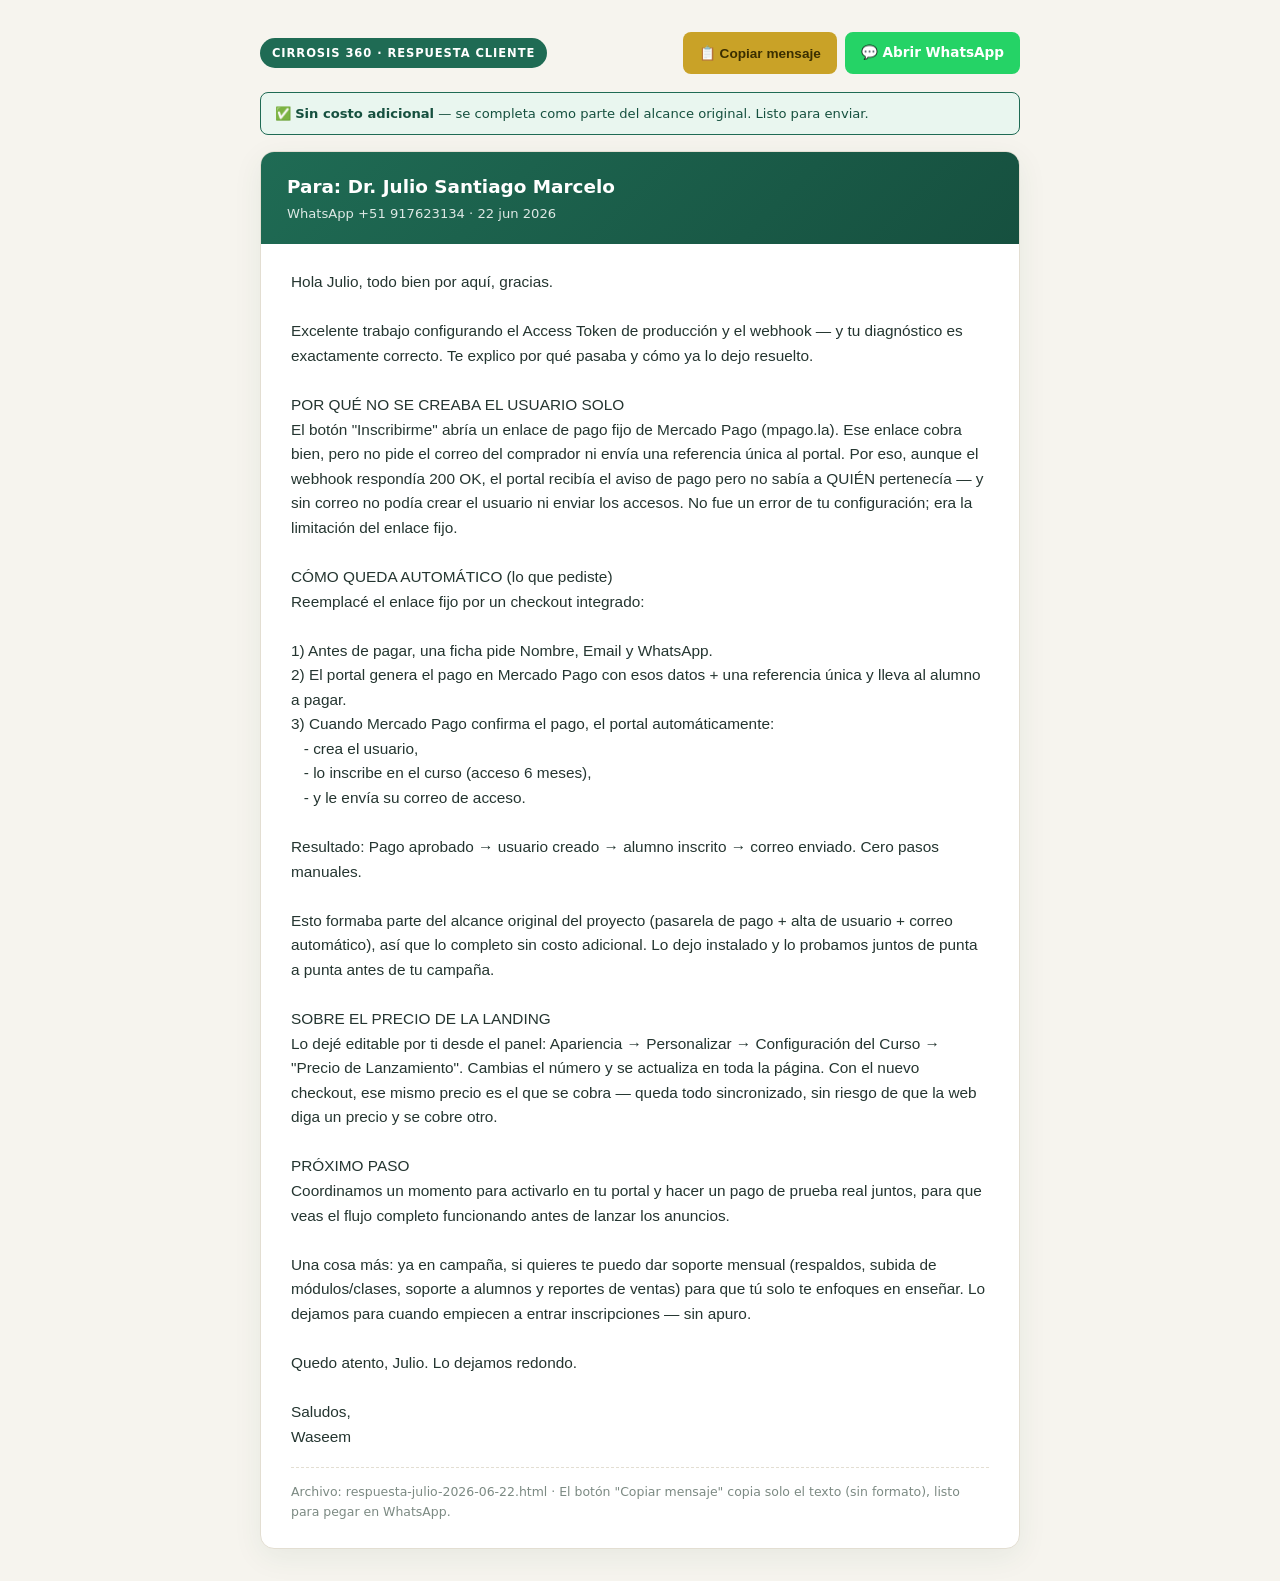
<file: respuesta-julio-2026-06-22.html>
<!DOCTYPE html>
<html lang="es">
<head>
<meta charset="UTF-8">
<meta name="viewport" content="width=device-width, initial-scale=1.0">
<title>Respuesta a Dr. Julio — 2026-06-22</title>
<style>
  :root{ --green:#1f6b54; --green-d:#16503f; --gold:#c9a227; --ink:#1a2b25; --paper:#f6f4ee; --line:#e3ded2; }
  *{box-sizing:border-box;margin:0;padding:0}
  body{font-family:'Segoe UI',Inter,system-ui,sans-serif;background:var(--paper);color:var(--ink);line-height:1.6;padding:32px 16px}
  .wrap{max-width:760px;margin:0 auto}
  .top{display:flex;justify-content:space-between;align-items:center;flex-wrap:wrap;gap:12px;margin-bottom:18px}
  .badge{background:var(--green);color:#fff;font-size:.72rem;font-weight:700;letter-spacing:.08em;text-transform:uppercase;padding:6px 12px;border-radius:999px}
  .btns{display:flex;gap:8px;flex-wrap:wrap}
  button{cursor:pointer;border:0;border-radius:8px;font-weight:600;font-size:.85rem;padding:10px 16px;transition:.15s}
  .copy{background:var(--gold);color:#3a2e00}
  .copy:hover{filter:brightness(1.06)}
  .wa{background:#25D366;color:#fff;text-decoration:none;display:inline-flex;align-items:center;gap:6px;padding:10px 16px;border-radius:8px;font-weight:600;font-size:.85rem}
  .card{background:#fff;border:1px solid var(--line);border-radius:14px;box-shadow:0 8px 30px rgba(22,80,63,.07);overflow:hidden}
  .card-head{background:linear-gradient(135deg,var(--green),var(--green-d));color:#fff;padding:20px 26px}
  .card-head h1{font-size:1.15rem;font-weight:700}
  .card-head p{font-size:.82rem;opacity:.85;margin-top:2px}
  .body{padding:26px 30px}
  #msg{white-space:pre-wrap;font-family:'Segoe UI',Inter,sans-serif;font-size:.96rem;color:#243530}
  .meta{margin-top:18px;font-size:.78rem;color:#7c8a83;border-top:1px dashed var(--line);padding-top:14px}
  .note{background:#e9f6ef;border:1px solid var(--green);color:var(--green-d);font-size:.82rem;padding:10px 14px;border-radius:8px;margin-bottom:16px}
  .toast{position:fixed;bottom:24px;left:50%;transform:translateX(-50%) translateY(20px);background:var(--ink);color:#fff;padding:10px 18px;border-radius:8px;opacity:0;transition:.25s;font-size:.85rem}
  .toast.show{opacity:1;transform:translateX(-50%) translateY(0)}
</style>
</head>
<body>
<div class="wrap">
  <div class="top">
    <span class="badge">Cirrosis 360 · Respuesta cliente</span>
    <div class="btns">
      <button class="copy" onclick="copyMsg()">📋 Copiar mensaje</button>
      <a class="wa" href="https://wa.me/51917623134" target="_blank" rel="noopener">💬 Abrir WhatsApp</a>
    </div>
  </div>

  <div class="note">✅ <b>Sin costo adicional</b> — se completa como parte del alcance original. Listo para enviar.</div>

  <div class="card">
    <div class="card-head">
      <h1>Para: Dr. Julio Santiago Marcelo</h1>
      <p>WhatsApp +51 917623134 · 22 jun 2026</p>
    </div>
    <div class="body">
<div id="msg">Hola Julio, todo bien por aquí, gracias.

Excelente trabajo configurando el Access Token de producción y el webhook — y tu diagnóstico es exactamente correcto. Te explico por qué pasaba y cómo ya lo dejo resuelto.

POR QUÉ NO SE CREABA EL USUARIO SOLO
El botón "Inscribirme" abría un enlace de pago fijo de Mercado Pago (mpago.la). Ese enlace cobra bien, pero no pide el correo del comprador ni envía una referencia única al portal. Por eso, aunque el webhook respondía 200 OK, el portal recibía el aviso de pago pero no sabía a QUIÉN pertenecía — y sin correo no podía crear el usuario ni enviar los accesos. No fue un error de tu configuración; era la limitación del enlace fijo.

CÓMO QUEDA AUTOMÁTICO (lo que pediste)
Reemplacé el enlace fijo por un checkout integrado:

1) Antes de pagar, una ficha pide Nombre, Email y WhatsApp.
2) El portal genera el pago en Mercado Pago con esos datos + una referencia única y lleva al alumno a pagar.
3) Cuando Mercado Pago confirma el pago, el portal automáticamente:
   - crea el usuario,
   - lo inscribe en el curso (acceso 6 meses),
   - y le envía su correo de acceso.

Resultado: Pago aprobado → usuario creado → alumno inscrito → correo enviado. Cero pasos manuales.

Esto formaba parte del alcance original del proyecto (pasarela de pago + alta de usuario + correo automático), así que lo completo sin costo adicional. Lo dejo instalado y lo probamos juntos de punta a punta antes de tu campaña.

SOBRE EL PRECIO DE LA LANDING
Lo dejé editable por ti desde el panel: Apariencia → Personalizar → Configuración del Curso → "Precio de Lanzamiento". Cambias el número y se actualiza en toda la página. Con el nuevo checkout, ese mismo precio es el que se cobra — queda todo sincronizado, sin riesgo de que la web diga un precio y se cobre otro.

PRÓXIMO PASO
Coordinamos un momento para activarlo en tu portal y hacer un pago de prueba real juntos, para que veas el flujo completo funcionando antes de lanzar los anuncios.

Una cosa más: ya en campaña, si quieres te puedo dar soporte mensual (respaldos, subida de módulos/clases, soporte a alumnos y reportes de ventas) para que tú solo te enfoques en enseñar. Lo dejamos para cuando empiecen a entrar inscripciones — sin apuro.

Quedo atento, Julio. Lo dejamos redondo.

Saludos,
Waseem</div>
      <div class="meta">Archivo: respuesta-julio-2026-06-22.html · El botón "Copiar mensaje" copia solo el texto (sin formato), listo para pegar en WhatsApp.</div>
    </div>
  </div>
</div>

<div class="toast" id="toast">Mensaje copiado ✓</div>
<script>
function copyMsg(){
  const t = document.getElementById('msg').innerText;
  navigator.clipboard.writeText(t).then(()=>{
    const el=document.getElementById('toast');
    el.classList.add('show');
    setTimeout(()=>el.classList.remove('show'),1800);
  });
}
</script>
</body>
</html>
</file>
<file: styles.css>
/* ═══════════════════════════════════════════════════════
   HEPATOLOGÍA COURSE — DESIGN SYSTEM
   Medical-grade premium design for course sales funnel
   ═══════════════════════════════════════════════════════ */

/* ─── CSS VARIABLES ─── */
/* ⚠ CLIENT COLOR PALETTE — Update these 4 greens when you receive the final
   green from Dr. Julio's logo. Everything else cascades automatically. */
:root {
  /* Primary Medical Green Palette */
  --teal: #0E9F6E;         /* Main green — replace with client's logo green */
  --teal-dark: #047857;    /* Darker shade for hover states */
  --teal-deeper: #065F46;  /* Deep forest for backgrounds */
  --teal-light: #D1FAE5;   /* Soft green tint for cards */
  --teal-50: #ECFDF5;      /* Palest green for section backgrounds */

  /* Dark authority background (replaces navy) */
  --navy: #064E3B;         /* Deep forest green instead of navy */
  --navy-light: #065F46;

  /* Warm Accent (kept subtle for trust & guarantee badge) */
  --gold: #D4A84D;
  --gold-light: #F5E6C8;
  --gold-hover: #C9963C;
  --gold-50: #FDF8EF;

  /* Neutrals */
  --white: #FFFFFF;
  --ivory: #FAFBF9;
  --cream: #F7F5F0;
  --gray-50: #F9FAFB;
  --gray-100: #F3F4F6;
  --gray-200: #E5E7EB;
  --gray-300: #D1D5DB;
  --gray-400: #9CA3AF;
  --gray-500: #6B7280;
  --gray-600: #4B5563;
  --gray-700: #374151;
  --gray-800: #1F2937;
  --gray-900: #111827;

  /* Semantic */
  --green: #059669;
  --green-light: #D1FAE5;
  --red: #DC2626;
  --blue: #2563EB;

  /* Shadows */
  --shadow-sm: 0 1px 2px rgba(0,0,0,0.05);
  --shadow: 0 1px 3px rgba(0,0,0,0.1), 0 1px 2px rgba(0,0,0,0.06);
  --shadow-md: 0 4px 6px -1px rgba(0,0,0,0.1), 0 2px 4px -1px rgba(0,0,0,0.06);
  --shadow-lg: 0 10px 15px -3px rgba(0,0,0,0.1), 0 4px 6px -2px rgba(0,0,0,0.05);
  --shadow-xl: 0 20px 25px -5px rgba(0,0,0,0.1), 0 10px 10px -5px rgba(0,0,0,0.04);
  --shadow-2xl: 0 25px 50px -12px rgba(0,0,0,0.25);
  --shadow-teal: 0 8px 25px rgba(10,107,102,0.2);
  --shadow-gold: 0 8px 25px rgba(201,150,60,0.25);

  /* Radius */
  --radius-sm: 6px;
  --radius: 10px;
  --radius-lg: 16px;
  --radius-xl: 24px;
  --radius-full: 9999px;

  /* Transitions */
  --ease: cubic-bezier(0.4, 0, 0.2, 1);
  --ease-out: cubic-bezier(0, 0, 0.2, 1);
  --ease-spring: cubic-bezier(0.34, 1.56, 0.64, 1);
}

/* ─── RESET & BASE ─── */
*, *::before, *::after {
  margin: 0;
  padding: 0;
  box-sizing: border-box;
}

html {
  scroll-behavior: smooth;
  -webkit-font-smoothing: antialiased;
  -moz-osx-font-smoothing: grayscale;
}

body {
  font-family: 'Inter', -apple-system, BlinkMacSystemFont, 'Segoe UI', sans-serif;
  background: var(--white);
  color: var(--gray-800);
  line-height: 1.7;
  font-size: 16px;
  overflow-x: hidden;
}

img { max-width: 100%; height: auto; }
a { text-decoration: none; color: inherit; }
button { cursor: pointer; border: none; background: none; font-family: inherit; }
ul { list-style: none; }

/* ─── TYPOGRAPHY ─── */
h1, h2, h3, h4 {
  font-family: 'Playfair Display', 'Georgia', serif;
  line-height: 1.2;
  color: var(--gray-900);
}

.text-gradient {
  background: linear-gradient(135deg, var(--teal), var(--gold));
  -webkit-background-clip: text;
  -webkit-text-fill-color: transparent;
  background-clip: text;
}

.text-teal { color: var(--teal); }
.text-gold { color: var(--gold); }
.gold { color: var(--gold); }

/* ─── LAYOUT ─── */
.container {
  max-width: 1200px;
  margin: 0 auto;
  padding: 0 2rem;
}

.container-narrow {
  max-width: 800px;
  margin: 0 auto;
  padding: 0 2rem;
}

.section {
  padding: 6rem 0;
  position: relative;
}

.section-light { background: var(--white); }
.section-cream { background: var(--cream); }
.section-dark {
  background: linear-gradient(160deg, var(--navy) 0%, var(--teal-deeper) 100%);
  color: var(--white);
}
.section-cta {
  background: linear-gradient(160deg, var(--teal-dark) 0%, var(--navy) 100%);
  color: var(--white);
  padding: 5rem 0;
}

.section-eyebrow {
  font-family: 'Montserrat', sans-serif;
  font-size: 0.75rem;
  font-weight: 700;
  letter-spacing: 0.2em;
  text-transform: uppercase;
  color: var(--teal);
  margin-bottom: 0.75rem;
}
.section-eyebrow.light { color: var(--gold); }

.section-title {
  font-size: clamp(2rem, 4vw, 3rem);
  font-weight: 700;
  margin-bottom: 1rem;
  line-height: 1.15;
}
.section-title.light { color: var(--white); }

.section-subtitle {
  font-size: 1.1rem;
  color: var(--gray-500);
  max-width: 650px;
  margin: 0 auto 3rem;
  text-align: center;
}

/* ─── BUTTONS ─── */
.btn {
  display: inline-flex;
  align-items: center;
  gap: 0.5rem;
  font-family: 'Montserrat', sans-serif;
  font-weight: 600;
  font-size: 0.9rem;
  letter-spacing: 0.03em;
  padding: 0.85rem 1.75rem;
  border-radius: var(--radius);
  transition: all 0.3s var(--ease);
  white-space: nowrap;
}

.btn-primary {
  background: var(--teal);
  color: var(--white);
  box-shadow: var(--shadow-teal);
}
.btn-primary:hover {
  background: var(--teal-dark);
  transform: translateY(-2px);
  box-shadow: 0 12px 30px rgba(10,107,102,0.3);
}

.btn-gold {
  background: linear-gradient(135deg, var(--gold), var(--gold-hover));
  color: var(--navy);
  box-shadow: var(--shadow-gold);
}
.btn-gold:hover {
  transform: translateY(-2px);
  box-shadow: 0 12px 35px rgba(201,150,60,0.35);
}

.btn-ghost {
  background: rgba(255,255,255,0.1);
  color: var(--white);
  border: 1px solid rgba(255,255,255,0.25);
  backdrop-filter: blur(8px);
}
.btn-ghost:hover {
  background: rgba(255,255,255,0.15);
  border-color: rgba(255,255,255,0.4);
}

.btn-lg { padding: 1rem 2rem; font-size: 0.95rem; }
.btn-xl { padding: 1.15rem 2.5rem; font-size: 1rem; border-radius: var(--radius-lg); }

/* ═══════════════════════════════════════════════════════
   NAVBAR
   ═══════════════════════════════════════════════════════ */
.navbar {
  position: fixed;
  top: 0;
  left: 0;
  right: 0;
  z-index: 1000;
  padding: 1rem 0;
  transition: all 0.35s var(--ease);
}

.navbar.scrolled {
  background: rgba(255,255,255,0.95);
  backdrop-filter: blur(20px);
  -webkit-backdrop-filter: blur(20px);
  box-shadow: 0 1px 10px rgba(0,0,0,0.08);
  padding: 0.6rem 0;
}

.nav-container {
  max-width: 1200px;
  margin: 0 auto;
  padding: 0 2rem;
  display: flex;
  align-items: center;
  justify-content: space-between;
}

.nav-logo {
  display: flex;
  align-items: center;
  gap: 0.5rem;
  font-family: 'Playfair Display', serif;
  font-size: 1.15rem;
  font-weight: 700;
  color: var(--white);
  transition: color 0.3s;
}
.navbar.scrolled .nav-logo { color: var(--navy); }

.logo-icon {
  font-size: 1.5rem;
  line-height: 1;
}

.nav-links {
  display: flex;
  align-items: center;
  gap: 2rem;
}

.nav-links a {
  font-family: 'Montserrat', sans-serif;
  font-size: 0.8rem;
  font-weight: 500;
  letter-spacing: 0.03em;
  color: rgba(255,255,255,0.8);
  transition: color 0.3s;
}
.nav-links a:hover { color: var(--white); }
.navbar.scrolled .nav-links a { color: var(--gray-600); }
.navbar.scrolled .nav-links a:hover { color: var(--teal); }

.nav-cta {
  background: var(--gold) !important;
  color: var(--navy) !important;
  padding: 0.5rem 1.25rem !important;
  border-radius: var(--radius-sm) !important;
  font-weight: 600 !important;
}
.nav-cta:hover {
  background: var(--gold-hover) !important;
}

.nav-login {
  border: 1.5px solid rgba(255,255,255,0.35) !important;
  padding: 0.45rem 1rem !important;
  border-radius: var(--radius-sm) !important;
  color: var(--white) !important;
  font-weight: 600 !important;
  transition: all 0.3s !important;
}
.nav-login:hover {
  background: var(--white) !important;
  color: var(--teal-deeper) !important;
  border-color: var(--white) !important;
}
.navbar.scrolled .nav-login {
  border-color: var(--teal) !important;
  color: var(--teal) !important;
}
.navbar.scrolled .nav-login:hover {
  background: var(--teal) !important;
  color: var(--white) !important;
}

.nav-toggle {
  display: none;
  flex-direction: column;
  gap: 5px;
  padding: 0.5rem;
}
.nav-toggle span {
  display: block;
  width: 24px;
  height: 2px;
  background: var(--white);
  border-radius: 2px;
  transition: all 0.3s;
}
.navbar.scrolled .nav-toggle span { background: var(--navy); }

/* ═══════════════════════════════════════════════════════
   HERO
   ═══════════════════════════════════════════════════════ */
.hero {
  min-height: 100vh;
  background: linear-gradient(165deg, var(--navy) 0%, var(--teal-deeper) 50%, var(--teal-dark) 100%);
  display: flex;
  flex-direction: column;
  align-items: center;
  justify-content: center;
  text-align: center;
  padding: 7rem 2rem 4rem;
  position: relative;
  overflow: hidden;
}

.hero-bg-shapes {
  position: absolute;
  inset: 0;
  pointer-events: none;
}

.shape {
  position: absolute;
  border-radius: 50%;
  filter: blur(80px);
}
.shape-1 {
  width: 600px;
  height: 600px;
  background: rgba(10,107,102,0.2);
  top: -200px;
  right: -200px;
}
.shape-2 {
  width: 400px;
  height: 400px;
  background: rgba(201,150,60,0.08);
  bottom: -100px;
  left: -100px;
}
.shape-3 {
  width: 300px;
  height: 300px;
  background: rgba(10,107,102,0.12);
  top: 50%;
  left: 50%;
  transform: translate(-50%, -50%);
}

.hero-grid-overlay {
  position: absolute;
  inset: 0;
  background-image:
    linear-gradient(rgba(255,255,255,0.02) 1px, transparent 1px),
    linear-gradient(90deg, rgba(255,255,255,0.02) 1px, transparent 1px);
  background-size: 60px 60px;
}

.hero-content {
  position: relative;
  z-index: 2;
  max-width: 850px;
}

.hero-badge {
  display: inline-flex;
  align-items: center;
  gap: 0.5rem;
  background: rgba(201,150,60,0.1);
  border: 1px solid rgba(201,150,60,0.3);
  padding: 0.45rem 1.25rem;
  border-radius: var(--radius-full);
  font-family: 'Montserrat', sans-serif;
  font-size: 0.75rem;
  font-weight: 600;
  color: var(--gold);
  letter-spacing: 0.05em;
  margin-bottom: 2rem;
}

.badge-dot {
  width: 8px;
  height: 8px;
  background: var(--gold);
  border-radius: 50%;
  animation: pulse-dot 2s ease-in-out infinite;
}

@keyframes pulse-dot {
  0%, 100% { opacity: 1; transform: scale(1); }
  50% { opacity: 0.5; transform: scale(0.8); }
}

.hero h1 {
  font-size: clamp(2.5rem, 5.5vw, 4.5rem);
  font-weight: 800;
  color: var(--white);
  margin-bottom: 1.5rem;
  line-height: 1.1;
}

.hero-subtitle {
  font-size: 1.15rem;
  color: rgba(255,255,255,0.7);
  font-weight: 300;
  max-width: 700px;
  margin: 0 auto 2.5rem;
  line-height: 1.7;
}

.hero-stats {
  display: inline-flex;
  align-items: center;
  gap: 1.5rem;
  background: rgba(255,255,255,0.05);
  border: 1px solid rgba(255,255,255,0.1);
  border-radius: var(--radius-lg);
  padding: 1rem 2rem;
  margin-bottom: 2.5rem;
  backdrop-filter: blur(8px);
}

.hero-stat {
  text-align: center;
}
.hero-stat-num {
  font-family: 'Playfair Display', serif;
  font-size: 1.75rem;
  font-weight: 700;
  color: var(--gold);
  display: block;
  line-height: 1;
}
.hero-stat-label {
  font-family: 'Montserrat', sans-serif;
  font-size: 0.65rem;
  font-weight: 500;
  color: rgba(255,255,255,0.5);
  text-transform: uppercase;
  letter-spacing: 0.08em;
  margin-top: 0.25rem;
  display: block;
}
.hero-stat-divider {
  width: 1px;
  height: 30px;
  background: rgba(255,255,255,0.15);
}

/* ─── VSL VIDEO ─── */
.hero-video-wrap {
  width: 100%;
  max-width: 800px;
  margin: 0 auto 2.5rem;
  position: relative;
  z-index: 2;
}

.video-container {
  position: relative;
  width: 100%;
  padding-top: 56.25%;
  border-radius: var(--radius-lg);
  overflow: hidden;
  box-shadow: var(--shadow-2xl);
}

.video-placeholder {
  position: absolute;
  inset: 0;
  background: linear-gradient(135deg, #0d1b2a 0%, #1a3344 50%, #0d2b26 100%);
  display: flex;
  flex-direction: column;
  align-items: center;
  justify-content: center;
  cursor: pointer;
}

.video-bg-pattern {
  position: absolute;
  inset: 0;
  background-image: radial-gradient(circle at 2px 2px, rgba(255,255,255,0.03) 1px, transparent 0);
  background-size: 30px 30px;
}

.video-play-btn {
  position: relative;
  z-index: 2;
  width: 80px;
  height: 80px;
  background: var(--gold);
  border-radius: 50%;
  display: flex;
  align-items: center;
  justify-content: center;
  color: var(--navy);
  box-shadow: 0 8px 30px rgba(201,150,60,0.4);
  transition: all 0.3s var(--ease);
}
.video-play-btn:hover {
  transform: scale(1.1);
  box-shadow: 0 12px 40px rgba(201,150,60,0.5);
}
.video-play-btn svg { margin-left: 3px; }

.video-overlay-text {
  position: relative;
  z-index: 2;
  text-align: center;
  margin-top: 1rem;
}
.video-label {
  display: block;
  font-family: 'Montserrat', sans-serif;
  font-size: 0.7rem;
  font-weight: 600;
  letter-spacing: 0.15em;
  color: rgba(255,255,255,0.5);
  text-transform: uppercase;
}
.video-duration {
  display: block;
  font-size: 0.8rem;
  color: rgba(255,255,255,0.3);
  margin-top: 0.25rem;
}

/* ─── Hero CTA Row ─── */
.hero-cta-row {
  position: relative;
  z-index: 2;
  display: flex;
  gap: 1rem;
  justify-content: center;
  flex-wrap: wrap;
  margin-bottom: 2rem;
}

.hero-trust-bar {
  position: relative;
  z-index: 2;
  display: flex;
  gap: 2rem;
  justify-content: center;
  flex-wrap: wrap;
  font-size: 0.8rem;
  color: rgba(255,255,255,0.45);
}

/* ═══════════════════════════════════════════════════════
   PAIN POINTS
   ═══════════════════════════════════════════════════════ */
.pain-grid {
  display: grid;
  grid-template-columns: repeat(auto-fit, minmax(260px, 1fr));
  gap: 1.5rem;
  margin-top: 2.5rem;
}

.pain-card {
  background: var(--white);
  border: 1px solid var(--gray-200);
  border-radius: var(--radius-lg);
  padding: 2rem;
  transition: all 0.3s var(--ease);
}
.pain-card:hover {
  border-color: var(--teal);
  box-shadow: var(--shadow-lg);
  transform: translateY(-4px);
}

.pain-icon {
  font-size: 2rem;
  margin-bottom: 1rem;
  display: block;
}

.pain-card h3 {
  font-family: 'Inter', sans-serif;
  font-size: 1.05rem;
  font-weight: 700;
  margin-bottom: 0.5rem;
  line-height: 1.3;
}

.pain-card p {
  font-size: 0.9rem;
  color: var(--gray-500);
  line-height: 1.6;
}

/* ═══════════════════════════════════════════════════════
   TRANSFORMATION
   ═══════════════════════════════════════════════════════ */
.transform-grid {
  display: grid;
  gap: 1.25rem;
  margin-top: 2.5rem;
  max-width: 800px;
  margin-left: auto;
  margin-right: auto;
}

.transform-card {
  display: grid;
  grid-template-columns: 1fr auto 1fr;
  align-items: center;
  gap: 1.5rem;
  background: rgba(255,255,255,0.05);
  border: 1px solid rgba(255,255,255,0.1);
  border-radius: var(--radius);
  padding: 1.5rem 2rem;
  backdrop-filter: blur(8px);
}

.transform-before, .transform-after {
  text-align: center;
}

.transform-label {
  display: inline-block;
  font-family: 'Montserrat', sans-serif;
  font-size: 0.6rem;
  font-weight: 700;
  letter-spacing: 0.15em;
  text-transform: uppercase;
  padding: 0.2rem 0.6rem;
  border-radius: 3px;
  margin-bottom: 0.5rem;
}
.transform-before .transform-label {
  background: rgba(220,38,38,0.15);
  color: #FCA5A5;
}
.transform-after .transform-label {
  background: rgba(5,150,105,0.15);
  color: #6EE7B7;
}

.transform-before p {
  color: rgba(255,255,255,0.5);
  font-size: 0.9rem;
}
.transform-after p {
  color: rgba(255,255,255,0.9);
  font-size: 0.9rem;
  font-weight: 500;
}

.transform-arrow {
  font-size: 1.5rem;
  color: var(--gold);
  font-weight: 700;
}

/* ═══════════════════════════════════════════════════════
   MODULES
   ═══════════════════════════════════════════════════════ */
.modules-grid {
  display: grid;
  grid-template-columns: repeat(auto-fit, minmax(340px, 1fr));
  gap: 1.5rem;
  margin-top: 2rem;
}

.module-card {
  background: var(--white);
  border: 1px solid var(--gray-200);
  border-radius: var(--radius-lg);
  padding: 2rem;
  position: relative;
  overflow: hidden;
  transition: all 0.35s var(--ease);
}
.module-card:hover {
  border-color: var(--teal);
  box-shadow: var(--shadow-lg);
  transform: translateY(-4px);
}
.module-card::before {
  content: '';
  position: absolute;
  top: 0;
  left: 0;
  right: 0;
  height: 3px;
  background: linear-gradient(90deg, var(--teal), var(--gold));
  opacity: 0;
  transition: opacity 0.3s;
}
.module-card:hover::before { opacity: 1; }

.module-number {
  font-family: 'Playfair Display', serif;
  font-size: 3rem;
  font-weight: 800;
  color: var(--teal-light);
  line-height: 1;
  position: absolute;
  top: 1rem;
  right: 1.5rem;
}

.module-icon {
  font-size: 2rem;
  margin-bottom: 1rem;
}

.module-card h3 {
  font-family: 'Inter', sans-serif;
  font-size: 1.15rem;
  font-weight: 700;
  margin-bottom: 0.5rem;
  padding-right: 3rem;
  line-height: 1.3;
}

.module-card > p {
  font-size: 0.9rem;
  color: var(--gray-500);
  margin-bottom: 1rem;
  line-height: 1.6;
}

.module-meta {
  display: flex;
  gap: 0.5rem;
  margin-bottom: 1.25rem;
}

.module-tag {
  display: inline-block;
  padding: 0.2rem 0.6rem;
  background: var(--teal-light);
  color: var(--teal-dark);
  font-family: 'Montserrat', sans-serif;
  font-size: 0.65rem;
  font-weight: 600;
  letter-spacing: 0.03em;
  border-radius: 4px;
}

.module-topics {
  border-top: 1px solid var(--gray-100);
  padding-top: 1rem;
}
.module-topics li {
  padding: 0.35rem 0;
  padding-left: 1.5rem;
  position: relative;
  font-size: 0.85rem;
  color: var(--gray-600);
}
.module-topics li::before {
  content: '';
  position: absolute;
  left: 0;
  top: 0.7rem;
  width: 6px;
  height: 6px;
  background: var(--teal);
  border-radius: 50%;
}

/* ─── Modules Summary ─── */
.modules-summary {
  display: grid;
  grid-template-columns: repeat(auto-fit, minmax(160px, 1fr));
  gap: 1rem;
  margin-top: 3rem;
  background: linear-gradient(135deg, var(--teal-dark), var(--navy));
  border-radius: var(--radius-lg);
  padding: 2rem;
}

.summary-item {
  text-align: center;
  padding: 0.5rem;
}
.summary-num {
  font-family: 'Playfair Display', serif;
  font-size: 2.5rem;
  font-weight: 700;
  color: var(--gold);
  display: block;
  line-height: 1;
}
.summary-label {
  font-family: 'Montserrat', sans-serif;
  font-size: 0.7rem;
  font-weight: 500;
  color: rgba(255,255,255,0.6);
  text-transform: uppercase;
  letter-spacing: 0.08em;
  margin-top: 0.35rem;
  display: block;
}

/* ═══════════════════════════════════════════════════════
   DOCTOR BIO
   ═══════════════════════════════════════════════════════ */
.doctor-card {
  display: grid;
  grid-template-columns: 300px 1fr;
  gap: 3rem;
  align-items: start;
  margin-top: 2.5rem;
}

.doctor-photo {
  position: relative;
}

.doctor-photo-placeholder {
  width: 100%;
  aspect-ratio: 3/4;
  background: linear-gradient(135deg, var(--teal-light), var(--cream));
  border-radius: var(--radius-lg);
  display: flex;
  flex-direction: column;
  align-items: center;
  justify-content: center;
  gap: 0.5rem;
  border: 2px solid var(--gray-200);
}
.doctor-photo-placeholder span { font-size: 4rem; }
.doctor-photo-placeholder small {
  font-size: 0.75rem;
  color: var(--gray-400);
  font-family: 'Montserrat', sans-serif;
}

.doctor-badge-float {
  position: absolute;
  bottom: -15px;
  right: -15px;
  background: var(--navy);
  color: var(--white);
  border-radius: var(--radius);
  padding: 0.75rem 1.25rem;
  text-align: center;
  box-shadow: var(--shadow-lg);
}
.doctor-badge-float span {
  font-family: 'Playfair Display', serif;
  font-size: 1.75rem;
  font-weight: 700;
  color: var(--gold);
  display: block;
  line-height: 1;
}
.doctor-badge-float small {
  font-family: 'Montserrat', sans-serif;
  font-size: 0.6rem;
  font-weight: 500;
  color: rgba(255,255,255,0.6);
  letter-spacing: 0.05em;
  text-transform: uppercase;
}

.doctor-info h3 {
  font-size: 2rem;
  margin-bottom: 0.25rem;
}

.doctor-title {
  font-family: 'Montserrat', sans-serif;
  font-size: 0.85rem;
  font-weight: 600;
  color: var(--teal);
  letter-spacing: 0.03em;
  margin-bottom: 1.25rem;
}

.doctor-bio {
  font-size: 0.95rem;
  color: var(--gray-600);
  margin-bottom: 1rem;
  line-height: 1.7;
}

.doctor-credentials {
  margin-top: 1.5rem;
  display: grid;
  grid-template-columns: 1fr 1fr;
  gap: 1rem;
}

.credential {
  display: flex;
  align-items: flex-start;
  gap: 0.75rem;
  padding: 0.75rem;
  background: var(--white);
  border: 1px solid var(--gray-200);
  border-radius: var(--radius);
  transition: all 0.2s;
}
.credential:hover {
  border-color: var(--teal);
  box-shadow: var(--shadow-sm);
}

.credential-icon {
  font-size: 1.25rem;
  flex-shrink: 0;
  margin-top: 0.1rem;
}

.credential strong {
  display: block;
  font-size: 0.85rem;
  font-weight: 600;
  color: var(--gray-800);
}
.credential span {
  font-size: 0.75rem;
  color: var(--gray-500);
}

/* ═══════════════════════════════════════════════════════
   TESTIMONIALS
   ═══════════════════════════════════════════════════════ */
.testimonials-grid {
  display: grid;
  grid-template-columns: repeat(auto-fit, minmax(300px, 1fr));
  gap: 1.5rem;
  margin-top: 2.5rem;
}

.testimonial-card {
  background: var(--white);
  border: 1px solid var(--gray-200);
  border-radius: var(--radius-lg);
  padding: 2rem;
  transition: all 0.3s var(--ease);
}
.testimonial-card:hover {
  box-shadow: var(--shadow-lg);
  transform: translateY(-3px);
}

.testimonial-stars {
  color: var(--gold);
  font-size: 1rem;
  letter-spacing: 2px;
  margin-bottom: 1rem;
}

.testimonial-text {
  font-size: 0.95rem;
  color: var(--gray-700);
  line-height: 1.7;
  margin-bottom: 1.25rem;
  font-style: italic;
}

.testimonial-author {
  display: flex;
  align-items: center;
  gap: 0.75rem;
}

.testimonial-avatar {
  width: 42px;
  height: 42px;
  background: linear-gradient(135deg, var(--teal), var(--teal-dark));
  color: var(--white);
  border-radius: 50%;
  display: flex;
  align-items: center;
  justify-content: center;
  font-size: 0.75rem;
  font-weight: 700;
  font-family: 'Montserrat', sans-serif;
  flex-shrink: 0;
}

.testimonial-author strong {
  display: block;
  font-size: 0.85rem;
  color: var(--gray-800);
}
.testimonial-author span {
  font-size: 0.75rem;
  color: var(--gray-500);
}

/* ═══════════════════════════════════════════════════════
   PRICING
   ═══════════════════════════════════════════════════════ */
.pricing-section {
  max-width: 550px;
  margin: 2.5rem auto 0;
}

.price-card {
  background: var(--white);
  border-radius: var(--radius-xl);
  overflow: hidden;
  box-shadow: var(--shadow-2xl);
  position: relative;
}

.price-card-badge {
  background: linear-gradient(135deg, var(--gold), var(--gold-hover));
  color: var(--navy);
  text-align: center;
  padding: 0.6rem;
  font-family: 'Montserrat', sans-serif;
  font-size: 0.75rem;
  font-weight: 700;
  letter-spacing: 0.1em;
  text-transform: uppercase;
}

.price-card-content {
  padding: 2.5rem;
  text-align: center;
}

.price-card-content h3 {
  font-size: 1.35rem;
  color: var(--navy);
  margin-bottom: 1.5rem;
}

.price-amount {
  display: flex;
  align-items: baseline;
  justify-content: center;
  gap: 0.25rem;
  margin-bottom: 0.5rem;
}
.price-currency {
  font-family: 'Playfair Display', serif;
  font-size: 1.75rem;
  font-weight: 600;
  color: var(--teal);
}
.price-value {
  font-family: 'Playfair Display', serif;
  font-size: 4rem;
  font-weight: 800;
  color: var(--teal);
  line-height: 1;
}
.price-period {
  font-family: 'Montserrat', sans-serif;
  font-size: 0.85rem;
  font-weight: 600;
  color: var(--gray-400);
  margin-left: 0.25rem;
}

.price-subtitle {
  font-size: 0.9rem;
  color: var(--gray-500);
  margin-bottom: 2rem;
}

.price-features {
  text-align: left;
  margin-bottom: 2rem;
}
.price-features li {
  display: flex;
  align-items: center;
  gap: 0.75rem;
  padding: 0.6rem 0;
  border-bottom: 1px solid var(--gray-100);
  font-size: 0.9rem;
  color: var(--gray-700);
}
.price-features li:last-child { border-bottom: none; }
.price-features svg {
  color: var(--green);
  flex-shrink: 0;
}

.price-card .btn-gold {
  width: 100%;
  justify-content: center;
  padding: 1.1rem 2rem;
  font-size: 1rem;
  border-radius: var(--radius);
}

.price-trust {
  display: flex;
  gap: 1.25rem;
  justify-content: center;
  margin-top: 1.5rem;
  flex-wrap: wrap;
}

.trust-item {
  display: flex;
  align-items: center;
  gap: 0.4rem;
  font-size: 0.75rem;
  color: var(--gray-400);
}
.trust-item svg { color: var(--gray-400); }

/* ─── Payment Methods ─── */
.payment-methods {
  text-align: center;
  margin-top: 3rem;
}
.payment-label {
  font-size: 0.8rem;
  color: rgba(255,255,255,0.4);
  font-family: 'Montserrat', sans-serif;
  letter-spacing: 0.05em;
  margin-bottom: 1rem;
  display: block;
}
.payment-icons {
  display: flex;
  gap: 0.75rem;
  justify-content: center;
  flex-wrap: wrap;
}
.payment-icon-card {
  background: rgba(255,255,255,0.08);
  border: 1px solid rgba(255,255,255,0.12);
  border-radius: var(--radius-sm);
  padding: 0.4rem 1rem;
  font-family: 'Montserrat', sans-serif;
  font-size: 0.7rem;
  font-weight: 600;
  color: rgba(255,255,255,0.6);
  letter-spacing: 0.03em;
}

/* ═══════════════════════════════════════════════════════
   FAQ
   ═══════════════════════════════════════════════════════ */
.faq-list {
  margin-top: 2.5rem;
}

.faq-item {
  border: 1px solid var(--gray-200);
  border-radius: var(--radius);
  margin-bottom: 0.75rem;
  overflow: hidden;
  transition: all 0.3s;
}
.faq-item:hover { border-color: var(--teal); }

.faq-question {
  width: 100%;
  display: flex;
  align-items: center;
  justify-content: space-between;
  padding: 1.25rem 1.5rem;
  font-size: 1rem;
  font-weight: 600;
  color: var(--gray-800);
  text-align: left;
  background: var(--white);
  transition: background 0.2s;
}
.faq-question:hover { background: var(--gray-50); }

.faq-chevron {
  flex-shrink: 0;
  color: var(--gray-400);
  transition: transform 0.3s var(--ease);
}

.faq-item.open .faq-chevron {
  transform: rotate(180deg);
  color: var(--teal);
}

.faq-answer {
  max-height: 0;
  overflow: hidden;
  transition: max-height 0.35s var(--ease);
}

.faq-item.open .faq-answer {
  max-height: 300px;
}

.faq-answer p {
  padding: 0 1.5rem 1.25rem;
  font-size: 0.9rem;
  color: var(--gray-600);
  line-height: 1.7;
}

/* ═══════════════════════════════════════════════════════
   FINAL CTA
   ═══════════════════════════════════════════════════════ */
.cta-icon {
  font-size: 3rem;
  margin-bottom: 1rem;
  display: block;
}

.cta-text {
  font-size: 1.1rem;
  color: rgba(255,255,255,0.7);
  max-width: 500px;
  margin: 1rem auto 2rem;
}

/* ═══════════════════════════════════════════════════════
   FOOTER
   ═══════════════════════════════════════════════════════ */
.footer {
  background: var(--navy);
  color: var(--white);
  padding: 3rem 0 2rem;
}

.footer-top {
  display: flex;
  align-items: flex-start;
  justify-content: space-between;
  padding-bottom: 2rem;
  border-bottom: 1px solid rgba(255,255,255,0.08);
  flex-wrap: wrap;
  gap: 2rem;
}

.footer-brand {
  display: flex;
  align-items: center;
  gap: 0.5rem;
  font-family: 'Playfair Display', serif;
  font-size: 1.1rem;
}
.footer-brand .logo-icon { font-size: 1.5rem; }
.footer-brand p {
  font-family: 'Inter', sans-serif;
  font-size: 0.8rem;
  color: rgba(255,255,255,0.4);
  margin-top: 0.25rem;
}

.footer-links {
  display: flex;
  gap: 1.5rem;
  flex-wrap: wrap;
}
.footer-links a {
  font-size: 0.85rem;
  color: rgba(255,255,255,0.5);
  transition: color 0.2s;
}
.footer-links a:hover { color: var(--gold); }

.footer-bottom {
  display: flex;
  align-items: center;
  justify-content: space-between;
  padding-top: 1.5rem;
  flex-wrap: wrap;
  gap: 1rem;
}
.footer-bottom p {
  font-size: 0.8rem;
  color: rgba(255,255,255,0.35);
}

.footer-legal {
  display: flex;
  gap: 1.5rem;
}
.footer-legal a {
  font-size: 0.8rem;
  color: rgba(255,255,255,0.35);
  transition: color 0.2s;
}
.footer-legal a:hover { color: var(--gold); }

/* ═══════════════════════════════════════════════════════
   STICKY CTA (Mobile)
   ═══════════════════════════════════════════════════════ */
.sticky-cta {
  position: fixed;
  bottom: 0;
  left: 0;
  right: 0;
  z-index: 999;
  padding: 0.75rem 1rem;
  background: rgba(11,29,58,0.95);
  backdrop-filter: blur(12px);
  -webkit-backdrop-filter: blur(12px);
  transform: translateY(100%);
  transition: transform 0.4s var(--ease);
  display: none;
}
.sticky-cta.visible {
  transform: translateY(0);
}

.btn-sticky {
  width: 100%;
  justify-content: center;
  text-align: center;
  font-size: 0.9rem;
  padding: 0.85rem;
}

/* ═══════════════════════════════════════════════════════
   ANIMATIONS
   ═══════════════════════════════════════════════════════ */
[data-animate] {
  opacity: 0;
  transform: translateY(30px);
  transition: opacity 0.7s var(--ease-out), transform 0.7s var(--ease-out);
}

[data-animate="fade-down"] {
  transform: translateY(-20px);
}

[data-animate].animated {
  opacity: 1;
  transform: translateY(0);
}

/* ═══════════════════════════════════════════════════════
   RESPONSIVE
   ═══════════════════════════════════════════════════════ */
@media (max-width: 1024px) {
  .doctor-card {
    grid-template-columns: 1fr;
  }
  .doctor-photo {
    max-width: 300px;
    margin: 0 auto;
  }
  .doctor-credentials {
    grid-template-columns: 1fr;
  }
}

@media (max-width: 768px) {
  .section { padding: 4rem 0; }

  .nav-links {
    display: none;
    position: fixed;
    top: 0;
    left: 0;
    right: 0;
    bottom: 0;
    background: var(--navy);
    flex-direction: column;
    align-items: center;
    justify-content: center;
    gap: 2rem;
    z-index: 998;
  }
  .nav-links.open { display: flex; }
  .nav-links a {
    font-size: 1.1rem;
    color: rgba(255,255,255,0.8) !important;
  }

  .nav-toggle { display: flex; z-index: 999; }

  .hero {
    padding: 6rem 1.5rem 3rem;
    min-height: auto;
  }
  .hero h1 { font-size: 2.25rem; }
  .hero-subtitle { font-size: 1rem; }

  .hero-stats {
    flex-direction: row;
    gap: 1rem;
    padding: 0.75rem 1.25rem;
  }
  .hero-stat-num { font-size: 1.35rem; }
  .hero-stat-divider { height: 24px; }

  .hero-trust-bar {
    flex-direction: column;
    gap: 0.5rem;
    font-size: 0.75rem;
  }

  .modules-grid {
    grid-template-columns: 1fr;
  }

  .transform-card {
    grid-template-columns: 1fr;
    gap: 0.75rem;
    text-align: center;
  }
  .transform-arrow { transform: rotate(90deg); }

  .testimonials-grid {
    grid-template-columns: 1fr;
  }

  .price-value { font-size: 3rem; }

  .sticky-cta { display: block; }

  .footer-top, .footer-bottom {
    flex-direction: column;
    text-align: center;
  }
  .footer-links, .footer-legal {
    justify-content: center;
  }

  .pain-grid {
    grid-template-columns: 1fr;
  }
}

@media (max-width: 480px) {
  .container, .container-narrow { padding: 0 1.25rem; }
  .hero h1 { font-size: 1.85rem; }
  .section-title { font-size: 1.75rem; }
  .hero-stats { gap: 0.75rem; }
  .hero-cta-row { flex-direction: column; align-items: stretch; }
  .btn-lg, .btn-xl { justify-content: center; }
  .modules-summary { grid-template-columns: repeat(2, 1fr); }
}

/* ═══════════════════════════════════════════════════════
   GUARANTEE BADGE — "Garantía de Riesgo Cero de 7 Días"
   ═══════════════════════════════════════════════════════ */
.guarantee-badge {
  display: inline-flex;
  align-items: center;
  gap: 1rem;
  background: linear-gradient(135deg, #FFFFFF, var(--teal-50));
  border: 2px solid var(--teal);
  border-radius: var(--radius-lg);
  padding: 1rem 1.5rem;
  margin: 2rem auto 0;
  box-shadow: var(--shadow-md);
  max-width: 500px;
  text-align: left;
}
.guarantee-seal {
  width: 64px;
  height: 64px;
  border-radius: 50%;
  background: var(--teal);
  color: var(--white);
  display: flex;
  align-items: center;
  justify-content: center;
  flex-direction: column;
  font-family: 'Playfair Display', serif;
  font-weight: 700;
  line-height: 1;
  flex-shrink: 0;
  box-shadow: 0 4px 14px rgba(14,159,110,0.35);
}
.guarantee-seal .big { font-size: 1.4rem; }
.guarantee-seal .small { font-size: 0.55rem; font-family: 'Montserrat', sans-serif; text-transform: uppercase; letter-spacing: 0.1em; margin-top: 2px; }
.guarantee-text strong {
  display: block;
  font-family: 'Playfair Display', serif;
  font-size: 1.05rem;
  color: var(--navy);
  margin-bottom: 0.2rem;
}
.guarantee-text span {
  font-size: 0.82rem;
  color: var(--gray-600);
  line-height: 1.5;
}

.guarantee-badge-floating {
  position: absolute;
  top: -30px;
  right: -20px;
  width: 120px;
  height: 120px;
  border-radius: 50%;
  background: radial-gradient(circle, var(--teal), var(--teal-dark));
  color: var(--white);
  display: flex;
  align-items: center;
  justify-content: center;
  flex-direction: column;
  text-align: center;
  box-shadow: 0 10px 30px rgba(14,159,110,0.4);
  border: 3px solid var(--white);
  transform: rotate(-8deg);
  z-index: 3;
}
.guarantee-badge-floating strong {
  font-family: 'Playfair Display', serif;
  font-size: 1.6rem;
  line-height: 1;
}
.guarantee-badge-floating span {
  font-family: 'Montserrat', sans-serif;
  font-size: 0.55rem;
  font-weight: 600;
  text-transform: uppercase;
  letter-spacing: 0.08em;
  margin-top: 0.35rem;
}

/* ═══════════════════════════════════════════════════════
   BONOS EXCLUSIVOS SECTION
   ═══════════════════════════════════════════════════════ */
.bonos-grid {
  display: grid;
  grid-template-columns: repeat(auto-fit, minmax(300px, 1fr));
  gap: 1.5rem;
  margin-top: 2.5rem;
}
.bono-card {
  background: linear-gradient(135deg, var(--white), var(--teal-50));
  border: 2px solid var(--teal-light);
  border-radius: var(--radius-lg);
  padding: 2rem;
  position: relative;
  transition: all 0.3s var(--ease);
}
.bono-card:hover {
  border-color: var(--teal);
  transform: translateY(-4px);
  box-shadow: var(--shadow-lg);
}
.bono-ribbon {
  position: absolute;
  top: 1rem;
  right: 1rem;
  background: var(--gold);
  color: var(--navy);
  padding: 0.3rem 0.75rem;
  font-family: 'Montserrat', sans-serif;
  font-size: 0.65rem;
  font-weight: 700;
  text-transform: uppercase;
  letter-spacing: 0.08em;
  border-radius: 4px;
}
.bono-icon { font-size: 2rem; margin-bottom: 0.75rem; }
.bono-card h3 {
  font-family: 'Inter', sans-serif;
  font-size: 1.1rem;
  font-weight: 700;
  margin-bottom: 0.5rem;
  color: var(--navy);
}
.bono-card p { font-size: 0.9rem; color: var(--gray-600); line-height: 1.6; }

/* ═══════════════════════════════════════════════════════
   LIVE CLASSES SECTION
   ═══════════════════════════════════════════════════════ */
.live-classes-card {
  display: flex;
  align-items: center;
  gap: 2rem;
  background: linear-gradient(135deg, var(--teal-deeper), var(--navy));
  border-radius: var(--radius-lg);
  padding: 2.5rem;
  margin-top: 2.5rem;
  color: var(--white);
  position: relative;
  overflow: hidden;
}
.live-classes-card::before {
  content: '';
  position: absolute;
  top: -50%;
  right: -20%;
  width: 400px;
  height: 400px;
  background: radial-gradient(circle, rgba(14,159,110,0.25), transparent 70%);
}
.live-dot {
  width: 12px;
  height: 12px;
  background: #EF4444;
  border-radius: 50%;
  display: inline-block;
  animation: pulse-dot 1.5s ease-in-out infinite;
  margin-right: 0.5rem;
}
.live-icon {
  font-size: 3rem;
  flex-shrink: 0;
  position: relative;
  z-index: 1;
}
.live-info { position: relative; z-index: 1; flex: 1; }
.live-info h3 {
  color: var(--white);
  font-size: 1.3rem;
  margin-bottom: 0.5rem;
}
.live-info p {
  color: rgba(255,255,255,0.75);
  font-size: 0.92rem;
  line-height: 1.6;
}

/* ═══════════════════════════════════════════════════════
   PORTAL EXTRAS — PDFs, QUIZ, CASOS REALES
   ═══════════════════════════════════════════════════════ */
.resources-block {
  margin-top: 2rem;
  padding: 1.5rem;
  background: var(--teal-50);
  border: 1px solid var(--teal-light);
  border-radius: var(--radius);
}
.resources-block h4 {
  font-family: 'Inter', sans-serif;
  font-size: 0.95rem;
  font-weight: 700;
  color: var(--navy);
  margin-bottom: 0.75rem;
  display: flex;
  align-items: center;
  gap: 0.5rem;
}
.pdf-list { display: flex; flex-direction: column; gap: 0.5rem; }
.pdf-item {
  display: flex;
  align-items: center;
  gap: 0.75rem;
  padding: 0.75rem 1rem;
  background: var(--white);
  border: 1px solid var(--gray-200);
  border-radius: var(--radius-sm);
  font-size: 0.88rem;
  color: var(--gray-700);
  transition: all 0.2s;
}
.pdf-item:hover {
  border-color: var(--teal);
  background: var(--teal-50);
  transform: translateX(4px);
}
.pdf-icon {
  width: 32px;
  height: 32px;
  background: #DC2626;
  color: var(--white);
  border-radius: 4px;
  display: flex;
  align-items: center;
  justify-content: center;
  font-size: 0.65rem;
  font-weight: 700;
  font-family: 'Montserrat', sans-serif;
  flex-shrink: 0;
}
.pdf-meta { display: block; font-size: 0.7rem; color: var(--gray-400); margin-top: 2px; }
.pdf-download {
  margin-left: auto;
  color: var(--teal);
  font-size: 0.75rem;
  font-weight: 600;
  font-family: 'Montserrat', sans-serif;
}

/* ─── QUIZ / EXAMEN ─── */
.quiz-block {
  margin-top: 2rem;
  padding: 2rem;
  background: var(--white);
  border: 2px solid var(--teal-light);
  border-radius: var(--radius-lg);
}
.quiz-block-header {
  display: flex;
  align-items: center;
  gap: 0.75rem;
  margin-bottom: 1.25rem;
}
.quiz-icon-wrap {
  width: 44px;
  height: 44px;
  background: var(--teal);
  color: var(--white);
  border-radius: 10px;
  display: flex;
  align-items: center;
  justify-content: center;
  flex-shrink: 0;
}
.quiz-block h4 {
  font-family: 'Inter', sans-serif;
  font-size: 1.05rem;
  font-weight: 700;
  color: var(--navy);
  margin: 0;
}
.quiz-block-header p {
  font-size: 0.82rem;
  color: var(--gray-500);
  margin: 0;
}
.quiz-question {
  background: var(--gray-50);
  border: 1px solid var(--gray-200);
  border-radius: var(--radius);
  padding: 1.25rem;
  margin-bottom: 1rem;
}
.quiz-question-num {
  display: inline-block;
  background: var(--teal-light);
  color: var(--teal-dark);
  font-family: 'Montserrat', sans-serif;
  font-size: 0.65rem;
  font-weight: 700;
  padding: 0.2rem 0.5rem;
  border-radius: 3px;
  letter-spacing: 0.05em;
  margin-bottom: 0.5rem;
}
.quiz-question p {
  font-weight: 600;
  color: var(--gray-800);
  margin-bottom: 0.75rem;
  font-size: 0.95rem;
}
.quiz-options {
  display: flex;
  flex-direction: column;
  gap: 0.5rem;
}
.quiz-option {
  padding: 0.75rem 1rem;
  background: var(--white);
  border: 1.5px solid var(--gray-200);
  border-radius: var(--radius-sm);
  font-size: 0.88rem;
  color: var(--gray-700);
  text-align: left;
  cursor: pointer;
  transition: all 0.2s;
}
.quiz-option:hover {
  border-color: var(--teal);
  background: var(--teal-50);
}
.quiz-option.correct {
  border-color: #059669;
  background: #D1FAE5;
  color: #065F46;
  font-weight: 600;
}
.quiz-option.incorrect {
  border-color: #DC2626;
  background: #FEE2E2;
  color: #991B1B;
}
.quiz-explanation {
  margin-top: 1rem;
  padding: 1rem;
  background: var(--teal-50);
  border-left: 3px solid var(--teal);
  border-radius: var(--radius-sm);
  font-size: 0.87rem;
  color: var(--gray-700);
  line-height: 1.6;
  display: none;
}
.quiz-explanation.visible { display: block; }
.quiz-explanation strong { color: var(--teal-dark); display: block; margin-bottom: 0.25rem; }
.quiz-explanation-video {
  display: inline-flex;
  align-items: center;
  gap: 0.4rem;
  margin-top: 0.6rem;
  padding: 0.4rem 0.85rem;
  background: var(--teal);
  color: var(--white);
  border-radius: var(--radius-sm);
  font-size: 0.78rem;
  font-weight: 600;
  font-family: 'Montserrat', sans-serif;
}

/* ─── CASOS REALES ─── */
.casos-grid {
  display: grid;
  grid-template-columns: repeat(auto-fit, minmax(280px, 1fr));
  gap: 1.25rem;
  margin-top: 1.5rem;
}
.caso-card {
  background: var(--white);
  border: 1px solid var(--gray-200);
  border-radius: var(--radius);
  overflow: hidden;
  transition: all 0.3s;
}
.caso-card:hover {
  border-color: var(--teal);
  box-shadow: var(--shadow-md);
  transform: translateY(-3px);
}
.caso-video {
  position: relative;
  width: 100%;
  padding-top: 56.25%;
  background: linear-gradient(135deg, var(--teal-deeper), var(--navy));
  display: flex;
  align-items: center;
  justify-content: center;
}
.caso-video-play {
  position: absolute;
  top: 50%;
  left: 50%;
  transform: translate(-50%, -50%);
  width: 56px;
  height: 56px;
  background: var(--gold);
  border-radius: 50%;
  display: flex;
  align-items: center;
  justify-content: center;
  color: var(--navy);
  box-shadow: 0 4px 14px rgba(0,0,0,0.3);
}
.caso-body { padding: 1.25rem; }
.caso-body h4 {
  font-family: 'Inter', sans-serif;
  font-size: 0.95rem;
  font-weight: 700;
  color: var(--navy);
  margin-bottom: 0.35rem;
}
.caso-body p {
  font-size: 0.82rem;
  color: var(--gray-500);
  line-height: 1.5;
  margin-bottom: 0.75rem;
}
.caso-pdf-inline {
  display: flex;
  align-items: center;
  gap: 0.5rem;
  padding: 0.5rem 0.75rem;
  background: var(--teal-50);
  border: 1px dashed var(--teal);
  border-radius: var(--radius-sm);
  font-size: 0.78rem;
  color: var(--teal-dark);
  font-weight: 600;
}

/* ─── EXPIRATION INFO ─── */
.expiration-notice {
  display: flex;
  align-items: center;
  gap: 0.75rem;
  padding: 0.85rem 1.25rem;
  background: var(--gold-50);
  border: 1px solid var(--gold-light);
  border-radius: var(--radius);
  margin-top: 1rem;
  font-size: 0.85rem;
  color: var(--gray-700);
}
.expiration-notice svg { color: var(--gold-hover); flex-shrink: 0; }

/* ─── TEMPLATE HELPER (Client self-management) ─── */
.template-helper {
  background: #FEF3C7;
  border: 2px dashed #F59E0B;
  border-radius: var(--radius);
  padding: 1rem 1.25rem;
  margin: 2rem 0;
  font-size: 0.85rem;
  color: #92400E;
}
.template-helper strong { color: #78350F; }

/* ─── Mobile adjustments for new components ─── */
@media (max-width: 768px) {
  .guarantee-badge {
    flex-direction: column;
    text-align: center;
    gap: 0.75rem;
  }
  .guarantee-text { text-align: center; }
  .live-classes-card {
    flex-direction: column;
    text-align: center;
    padding: 2rem 1.5rem;
  }
  .guarantee-badge-floating {
    width: 95px;
    height: 95px;
    top: -20px;
    right: 10px;
  }
  .guarantee-badge-floating strong { font-size: 1.25rem; }
}
</file>
<file: portal.css>
/* ═══════════════════════════════════════════════════════
   HEPATOLOGÍA — STUDENT PORTAL STYLES
   ═══════════════════════════════════════════════════════ */

.portal-body {
  background: var(--gray-50);
  overflow-x: hidden;
}

/* ═══════════════════════════════════════════════════════
   LOGIN SCREEN
   ═══════════════════════════════════════════════════════ */
.login-screen {
  min-height: 100vh;
  display: flex;
  align-items: center;
  justify-content: center;
  background: linear-gradient(160deg, var(--navy) 0%, var(--teal-deeper) 50%, var(--teal-dark) 100%);
  padding: 2rem;
  position: relative;
  overflow: hidden;
}

.login-bg-shapes {
  position: absolute;
  inset: 0;
  pointer-events: none;
}
.login-bg-shapes .shape-1 {
  width: 500px;
  height: 500px;
  background: rgba(10,107,102,0.15);
  top: -150px;
  right: -150px;
}
.login-bg-shapes .shape-2 {
  width: 350px;
  height: 350px;
  background: rgba(201,150,60,0.06);
  bottom: -100px;
  left: -100px;
}

.login-card {
  background: var(--white);
  border-radius: var(--radius-xl);
  padding: 3rem;
  width: 100%;
  max-width: 440px;
  text-align: center;
  box-shadow: var(--shadow-2xl);
  position: relative;
  z-index: 1;
}

.login-logo {
  display: flex;
  align-items: center;
  justify-content: center;
  gap: 0.5rem;
  font-family: 'Playfair Display', serif;
  font-size: 1.25rem;
  font-weight: 700;
  color: var(--navy);
  margin-bottom: 1.5rem;
}
.login-logo .logo-icon { font-size: 1.75rem; }

.login-divider {
  width: 50px;
  height: 2px;
  background: linear-gradient(90deg, var(--teal), var(--gold));
  margin: 0 auto 1.5rem;
}

.login-card h1 {
  font-size: 1.75rem;
  color: var(--navy);
  margin-bottom: 0.5rem;
}

.login-card > p {
  font-size: 0.9rem;
  color: var(--gray-500);
  margin-bottom: 2rem;
}

.login-input-wrap {
  display: flex;
  align-items: center;
  gap: 0.75rem;
  background: var(--gray-50);
  border: 2px solid var(--gray-200);
  border-radius: var(--radius);
  padding: 0.85rem 1.25rem;
  transition: border-color 0.3s;
  margin-bottom: 0.75rem;
}
.login-input-wrap:focus-within {
  border-color: var(--teal);
  background: var(--white);
}
.login-input-wrap svg {
  color: var(--gray-400);
  flex-shrink: 0;
}
.login-input-wrap input {
  border: none;
  outline: none;
  background: transparent;
  font-family: 'Inter', sans-serif;
  font-size: 0.95rem;
  color: var(--gray-800);
  width: 100%;
}
.login-input-wrap input::placeholder {
  color: var(--gray-400);
}
.login-input-wrap input.error + .login-error {
  display: block;
}

.login-error {
  color: var(--red);
  font-size: 0.8rem;
  margin-bottom: 0.75rem;
  opacity: 0;
  transition: opacity 0.3s;
  height: 0;
  overflow: hidden;
}
.login-error.visible {
  opacity: 1;
  height: auto;
  margin-bottom: 0.75rem;
}

.login-btn {
  width: 100%;
  justify-content: center;
  margin-top: 0.5rem;
}

.login-help {
  margin-top: 1.5rem;
  font-size: 0.8rem;
  color: var(--gray-400);
}
.login-help a {
  color: var(--teal);
  font-weight: 500;
  text-decoration: underline;
}

/* ═══════════════════════════════════════════════════════
   PORTAL NAV
   ═══════════════════════════════════════════════════════ */
.portal-nav {
  background: var(--white);
  border-bottom: 1px solid var(--gray-200);
  position: fixed;
  top: 0;
  left: 0;
  right: 0;
  z-index: 100;
  height: 60px;
}

.portal-nav-inner {
  max-width: 100%;
  padding: 0 1.5rem;
  height: 100%;
  display: flex;
  align-items: center;
  justify-content: space-between;
}

.portal-nav-right {
  display: flex;
  align-items: center;
  gap: 1.5rem;
}

.portal-user {
  display: flex;
  align-items: center;
  gap: 0.5rem;
  font-size: 0.85rem;
  color: var(--gray-500);
}
.portal-user svg { color: var(--gray-400); }

.btn-logout {
  font-family: 'Montserrat', sans-serif;
  font-size: 0.75rem;
  font-weight: 600;
  color: var(--gray-400);
  letter-spacing: 0.05em;
  padding: 0.4rem 0.75rem;
  border: 1px solid var(--gray-200);
  border-radius: var(--radius-sm);
  transition: all 0.2s;
}
.btn-logout:hover {
  color: var(--red);
  border-color: var(--red);
}

/* ═══════════════════════════════════════════════════════
   PORTAL LAYOUT
   ═══════════════════════════════════════════════════════ */
.portal-layout {
  display: grid;
  grid-template-columns: 300px 1fr;
  min-height: 100vh;
  padding-top: 60px;
}

/* ═══════════════════════════════════════════════════════
   SIDEBAR
   ═══════════════════════════════════════════════════════ */
.portal-sidebar {
  background: var(--white);
  border-right: 1px solid var(--gray-200);
  height: calc(100vh - 60px);
  position: sticky;
  top: 60px;
  overflow-y: auto;
  display: flex;
  flex-direction: column;
}

.sidebar-header {
  padding: 1.5rem;
  border-bottom: 1px solid var(--gray-100);
}

.sidebar-header h3 {
  font-family: 'Montserrat', sans-serif;
  font-size: 0.75rem;
  font-weight: 700;
  letter-spacing: 0.1em;
  text-transform: uppercase;
  color: var(--gray-400);
  margin-bottom: 1rem;
}

.progress-bar {
  height: 6px;
  background: var(--gray-100);
  border-radius: 3px;
  overflow: hidden;
  margin-bottom: 0.5rem;
}
.progress-fill {
  height: 100%;
  background: linear-gradient(90deg, var(--teal), var(--gold));
  border-radius: 3px;
  transition: width 0.5s var(--ease);
}

.progress-text {
  font-size: 0.7rem;
  color: var(--gray-400);
  font-family: 'Montserrat', sans-serif;
}

.sidebar-nav {
  flex: 1;
  padding: 0.75rem;
}

.sidebar-item {
  width: 100%;
  display: flex;
  align-items: center;
  gap: 0.75rem;
  padding: 0.85rem 1rem;
  border-radius: var(--radius);
  transition: all 0.2s;
  text-align: left;
  margin-bottom: 0.25rem;
}
.sidebar-item:hover {
  background: var(--gray-50);
}
.sidebar-item.active {
  background: var(--teal-light);
  border: 1px solid rgba(10,107,102,0.1);
}

.sidebar-item-num {
  font-family: 'Playfair Display', serif;
  font-size: 1.1rem;
  font-weight: 700;
  color: var(--gray-300);
  flex-shrink: 0;
  width: 28px;
}
.sidebar-item.active .sidebar-item-num { color: var(--teal); }

.sidebar-item-info {
  flex: 1;
  min-width: 0;
}

.sidebar-item-title {
  display: block;
  font-size: 0.8rem;
  font-weight: 600;
  color: var(--gray-700);
  line-height: 1.3;
  white-space: nowrap;
  overflow: hidden;
  text-overflow: ellipsis;
}
.sidebar-item.active .sidebar-item-title { color: var(--teal-dark); }

.sidebar-item-meta {
  display: block;
  font-size: 0.65rem;
  color: var(--gray-400);
  margin-top: 0.15rem;
  font-family: 'Montserrat', sans-serif;
}

.sidebar-item-status {
  flex-shrink: 0;
  color: var(--gray-300);
}
.sidebar-item-status[data-status="completed"] svg { color: var(--green); }
.sidebar-item-status[data-status="in-progress"] svg { color: var(--teal); }

.sidebar-footer {
  padding: 1rem 1.5rem;
  border-top: 1px solid var(--gray-100);
}

.sidebar-support {
  display: flex;
  align-items: center;
  gap: 0.5rem;
  font-size: 0.8rem;
  color: var(--gray-500);
  transition: color 0.2s;
}
.sidebar-support:hover { color: var(--teal); }

.sidebar-toggle {
  display: none;
  position: fixed;
  bottom: 1.5rem;
  left: 1.5rem;
  z-index: 101;
  width: 48px;
  height: 48px;
  background: var(--navy);
  color: var(--white);
  border-radius: 50%;
  align-items: center;
  justify-content: center;
  box-shadow: var(--shadow-xl);
}

/* ═══════════════════════════════════════════════════════
   MAIN CONTENT
   ═══════════════════════════════════════════════════════ */
.portal-main {
  padding: 2rem;
  overflow-y: auto;
}

.module-content {
  display: none;
  max-width: 900px;
  margin: 0 auto;
  animation: fadeIn 0.3s var(--ease);
}
.module-content.active { display: block; }

@keyframes fadeIn {
  from { opacity: 0; transform: translateY(10px); }
  to { opacity: 1; transform: translateY(0); }
}

/* ─── Module Header ─── */
.module-header {
  background: linear-gradient(135deg, var(--navy), var(--teal-dark));
  border-radius: var(--radius-lg);
  padding: 2.5rem;
  margin-bottom: 2rem;
  color: var(--white);
}

.module-header-badge {
  display: inline-block;
  background: rgba(201,150,60,0.15);
  border: 1px solid rgba(201,150,60,0.3);
  color: var(--gold);
  font-family: 'Montserrat', sans-serif;
  font-size: 0.7rem;
  font-weight: 700;
  letter-spacing: 0.15em;
  text-transform: uppercase;
  padding: 0.3rem 0.75rem;
  border-radius: var(--radius-full);
  margin-bottom: 1rem;
}

.module-header h2 {
  color: var(--white);
  font-size: 1.75rem;
  margin-bottom: 0.5rem;
}

.module-header p {
  color: rgba(255,255,255,0.65);
  font-size: 0.95rem;
}

/* ─── Video Player ─── */
.video-section {
  margin-bottom: 2rem;
}

.video-player {
  position: relative;
  width: 100%;
  padding-top: 56.25%;
  border-radius: var(--radius-lg);
  overflow: hidden;
  box-shadow: var(--shadow-xl);
  background: #0d1b2a;
}

.video-player-placeholder {
  position: absolute;
  inset: 0;
  display: flex;
  flex-direction: column;
  align-items: center;
  justify-content: center;
  background: linear-gradient(135deg, #0d1b2a 0%, #1a3344 50%, #0d2b26 100%);
  cursor: pointer;
}

.video-player-placeholder .video-play-btn {
  width: 70px;
  height: 70px;
  background: var(--gold);
  border-radius: 50%;
  display: flex;
  align-items: center;
  justify-content: center;
  color: var(--navy);
  box-shadow: 0 6px 25px rgba(201,150,60,0.4);
  transition: all 0.3s;
}
.video-player-placeholder .video-play-btn:hover {
  transform: scale(1.08);
}
.video-player-placeholder .video-play-btn svg {
  margin-left: 3px;
}

.video-player-label {
  color: rgba(255,255,255,0.7);
  font-size: 0.9rem;
  font-weight: 500;
  margin-top: 1rem;
}

.video-player-hint {
  color: rgba(255,255,255,0.3);
  font-size: 0.7rem;
  font-family: 'Montserrat', sans-serif;
  margin-top: 0.25rem;
}

/* ─── Lesson Nav ─── */
.lesson-nav {
  background: var(--white);
  border: 1px solid var(--gray-200);
  border-radius: var(--radius-lg);
  padding: 1.5rem;
  margin-bottom: 2rem;
}

.lesson-nav h3 {
  font-family: 'Montserrat', sans-serif;
  font-size: 0.75rem;
  font-weight: 700;
  letter-spacing: 0.1em;
  text-transform: uppercase;
  color: var(--gray-400);
  margin-bottom: 1rem;
}

.lesson-list {
  display: flex;
  flex-direction: column;
  gap: 0.5rem;
}

.lesson-item {
  display: flex;
  align-items: center;
  gap: 0.85rem;
  padding: 0.85rem 1rem;
  border: 1px solid var(--gray-100);
  border-radius: var(--radius);
  transition: all 0.2s;
  text-align: left;
  width: 100%;
}
.lesson-item:hover {
  border-color: var(--gray-300);
  background: var(--gray-50);
}
.lesson-item.active {
  border-color: var(--teal);
  background: var(--teal-50);
}

.lesson-num {
  width: 28px;
  height: 28px;
  background: var(--gray-100);
  border-radius: 50%;
  display: flex;
  align-items: center;
  justify-content: center;
  font-family: 'Montserrat', sans-serif;
  font-size: 0.7rem;
  font-weight: 700;
  color: var(--gray-500);
  flex-shrink: 0;
}
.lesson-item.active .lesson-num {
  background: var(--teal);
  color: var(--white);
}

.lesson-info {
  flex: 1;
  min-width: 0;
}

.lesson-title {
  display: block;
  font-size: 0.85rem;
  font-weight: 500;
  color: var(--gray-700);
  line-height: 1.3;
}
.lesson-item.active .lesson-title { color: var(--teal-dark); font-weight: 600; }

.lesson-duration {
  display: block;
  font-size: 0.7rem;
  color: var(--gray-400);
  margin-top: 0.15rem;
  font-family: 'Montserrat', sans-serif;
}

.lesson-status {
  flex-shrink: 0;
  color: var(--gray-300);
}
.lesson-status.playing { color: var(--teal); }
.lesson-status.completed { color: var(--green); }

/* ─── Module Nav Buttons ─── */
.module-nav-btns {
  display: flex;
  justify-content: space-between;
  gap: 1rem;
  margin-top: 1rem;
}

.btn-ghost-dark {
  display: inline-flex;
  align-items: center;
  gap: 0.5rem;
  font-family: 'Montserrat', sans-serif;
  font-weight: 600;
  font-size: 0.85rem;
  letter-spacing: 0.03em;
  padding: 0.75rem 1.5rem;
  border-radius: var(--radius);
  color: var(--gray-500);
  border: 1px solid var(--gray-200);
  background: var(--white);
  transition: all 0.2s;
}
.btn-ghost-dark:hover {
  color: var(--teal);
  border-color: var(--teal);
}

/* ─── Completion Card ─── */
.completion-card {
  background: linear-gradient(135deg, var(--gold-50), var(--teal-50));
  border: 2px solid var(--gold);
  border-radius: var(--radius-lg);
  padding: 3rem;
  text-align: center;
  margin-top: 2rem;
}

.completion-icon {
  font-size: 3rem;
  margin-bottom: 1rem;
}

.completion-card h3 {
  font-size: 1.75rem;
  color: var(--navy);
  margin-bottom: 0.5rem;
}

.completion-card p {
  font-size: 0.95rem;
  color: var(--gray-600);
  max-width: 500px;
  margin: 0 auto 1.5rem;
}

/* ═══════════════════════════════════════════════════════
   RESPONSIVE — PORTAL
   ═══════════════════════════════════════════════════════ */
@media (max-width: 900px) {
  .portal-layout {
    grid-template-columns: 1fr;
  }

  .portal-sidebar {
    position: fixed;
    top: 60px;
    left: 0;
    bottom: 0;
    width: 300px;
    z-index: 99;
    transform: translateX(-100%);
    transition: transform 0.3s var(--ease);
    box-shadow: none;
  }
  .portal-sidebar.open {
    transform: translateX(0);
    box-shadow: var(--shadow-2xl);
  }

  .sidebar-toggle {
    display: flex;
  }

  .portal-main {
    padding: 1.5rem 1rem;
  }

  .module-header {
    padding: 2rem 1.5rem;
  }
  .module-header h2 { font-size: 1.35rem; }
}

@media (max-width: 480px) {
  .login-card { padding: 2rem 1.5rem; }
  .login-card h1 { font-size: 1.5rem; }

  .portal-main { padding: 1rem 0.75rem; }
  .module-header { padding: 1.5rem 1.25rem; }

  .lesson-item { padding: 0.7rem 0.75rem; }
  .lesson-title { font-size: 0.8rem; }

  .module-nav-btns {
    flex-direction: column;
  }
  .module-nav-btns .btn {
    justify-content: center;
  }
}
</file>
